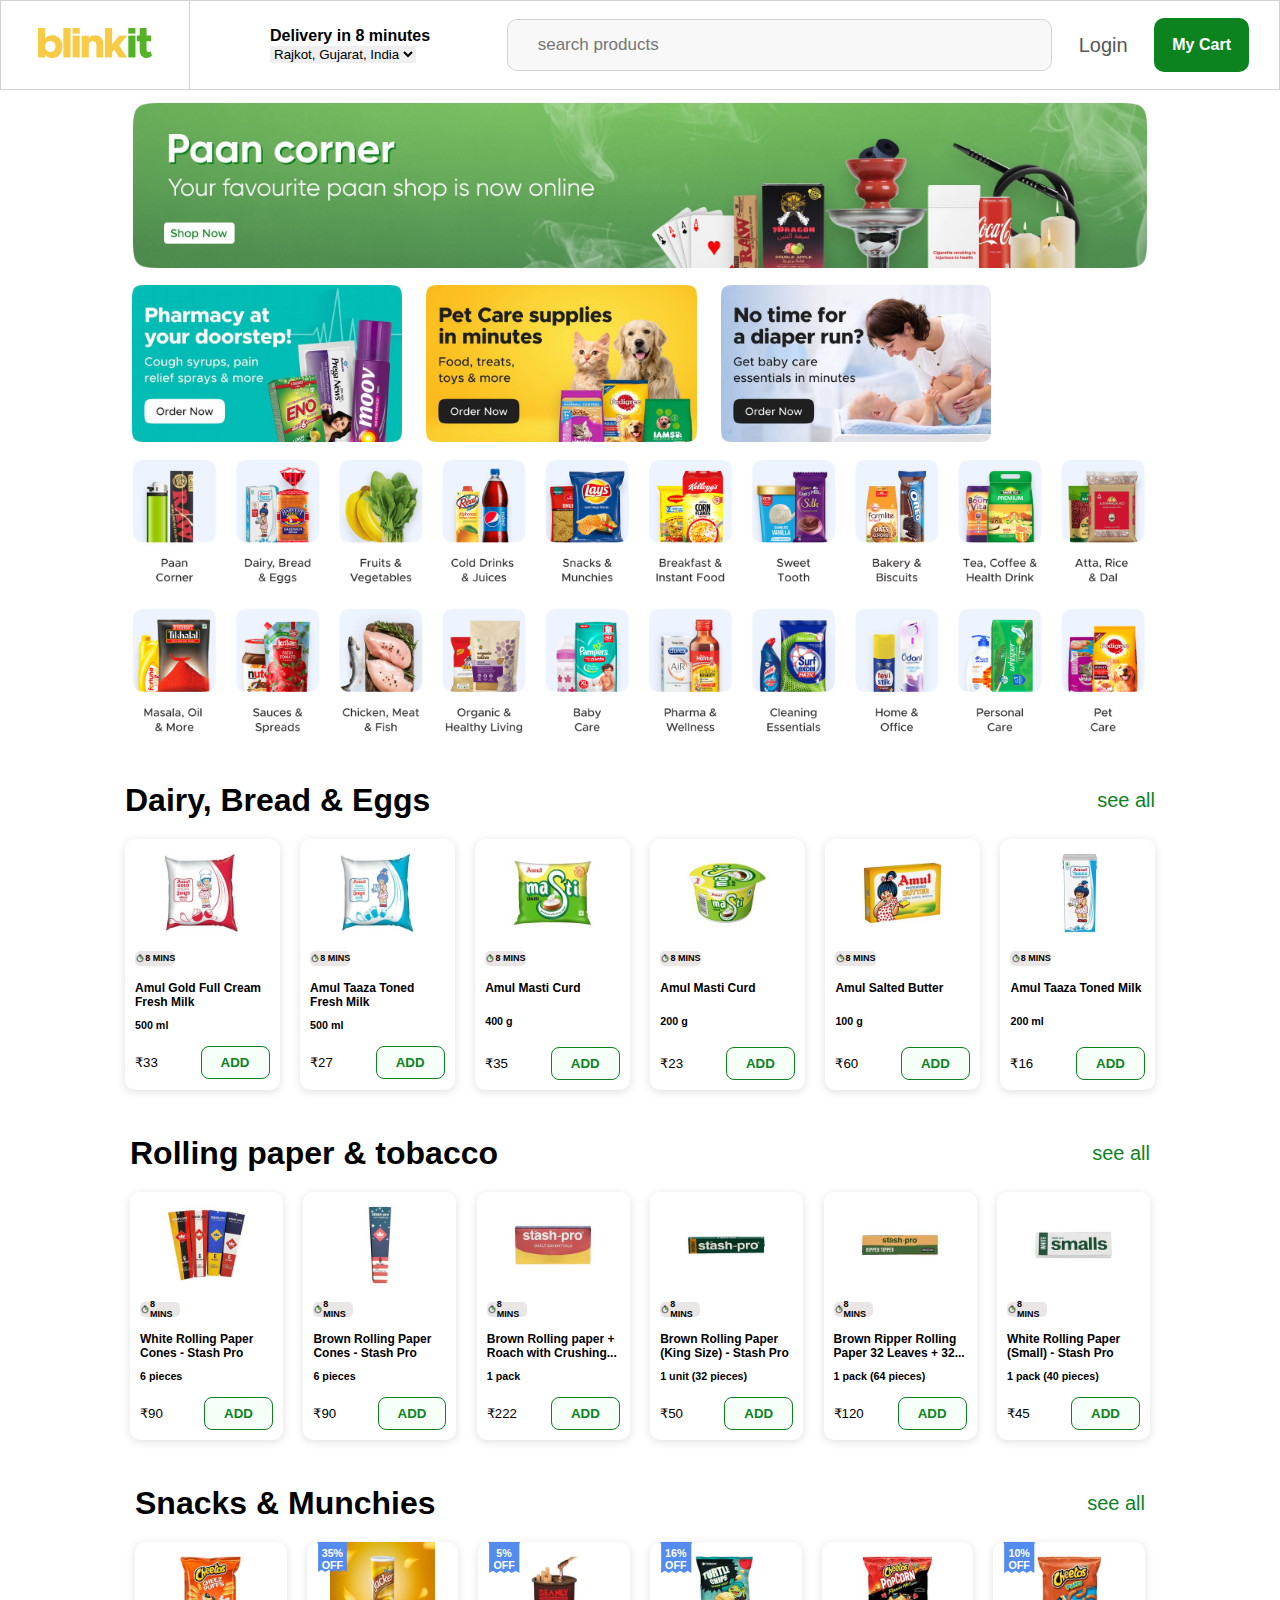
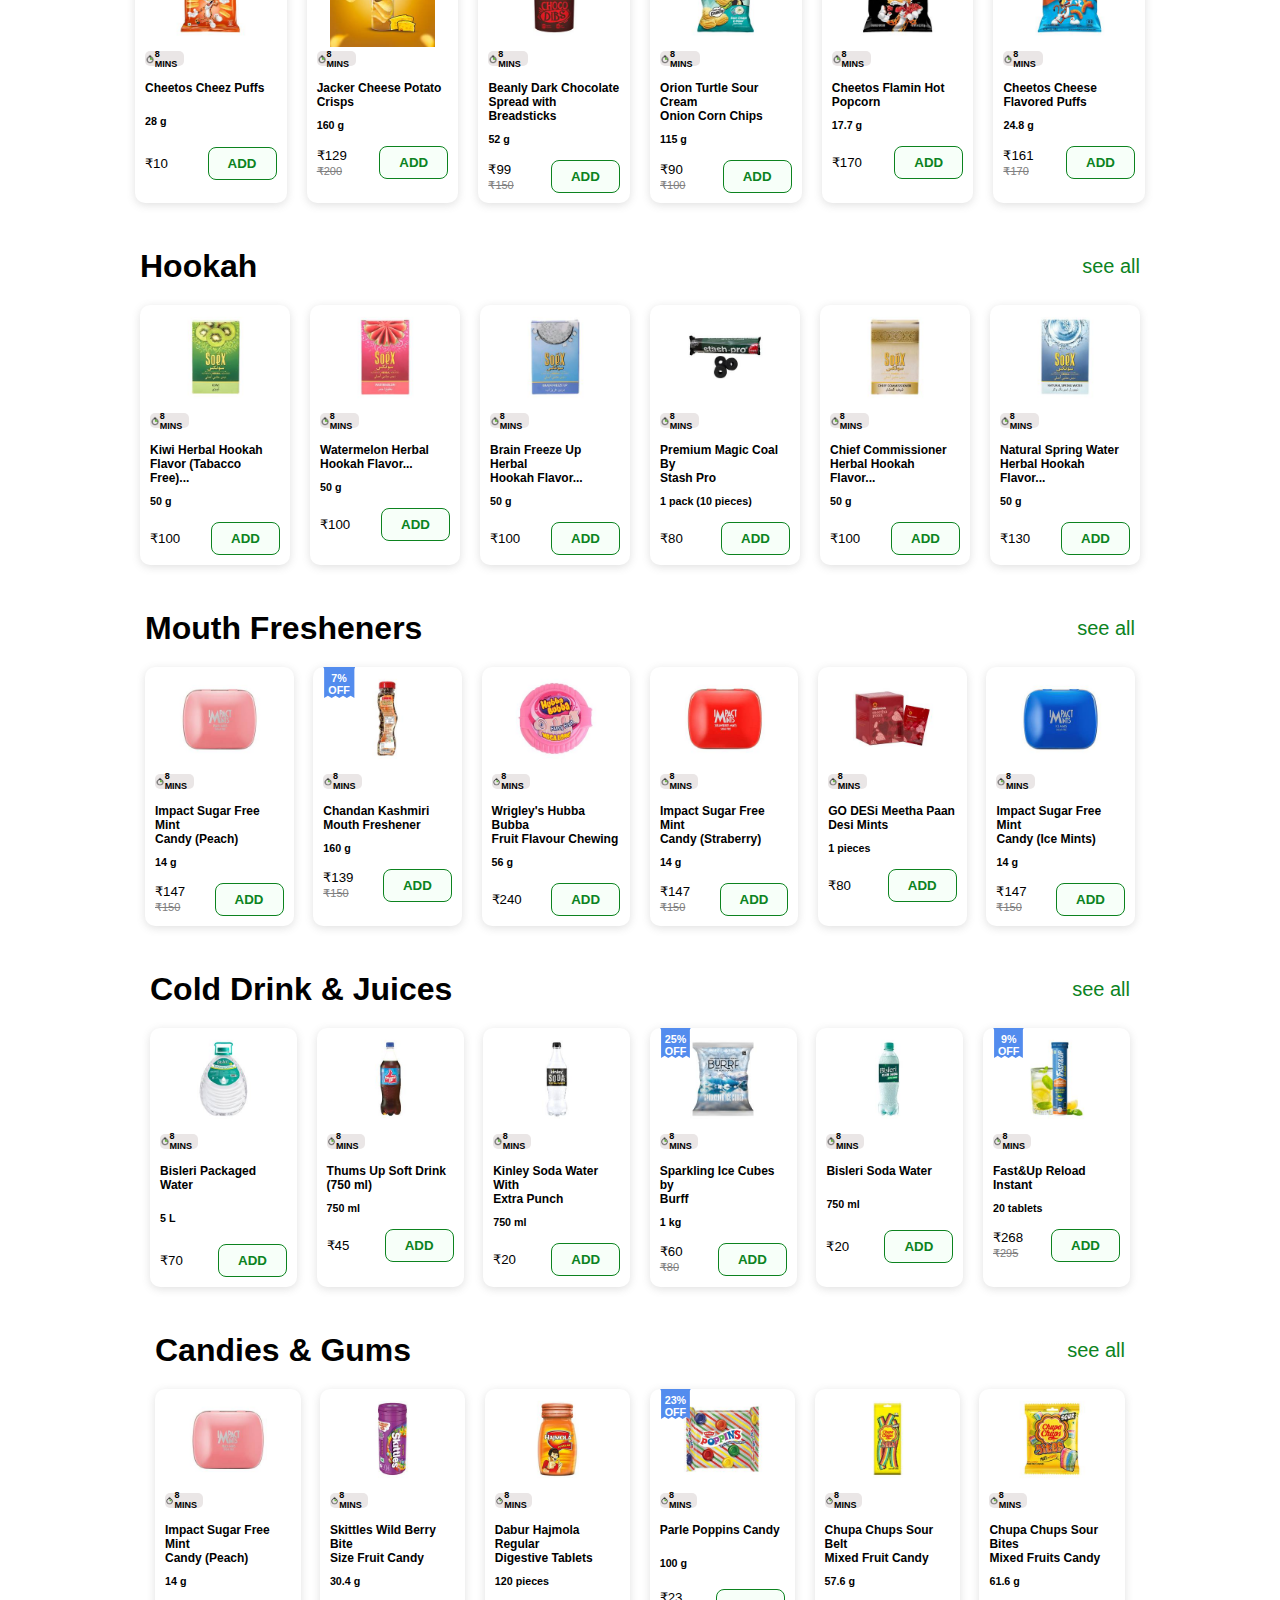
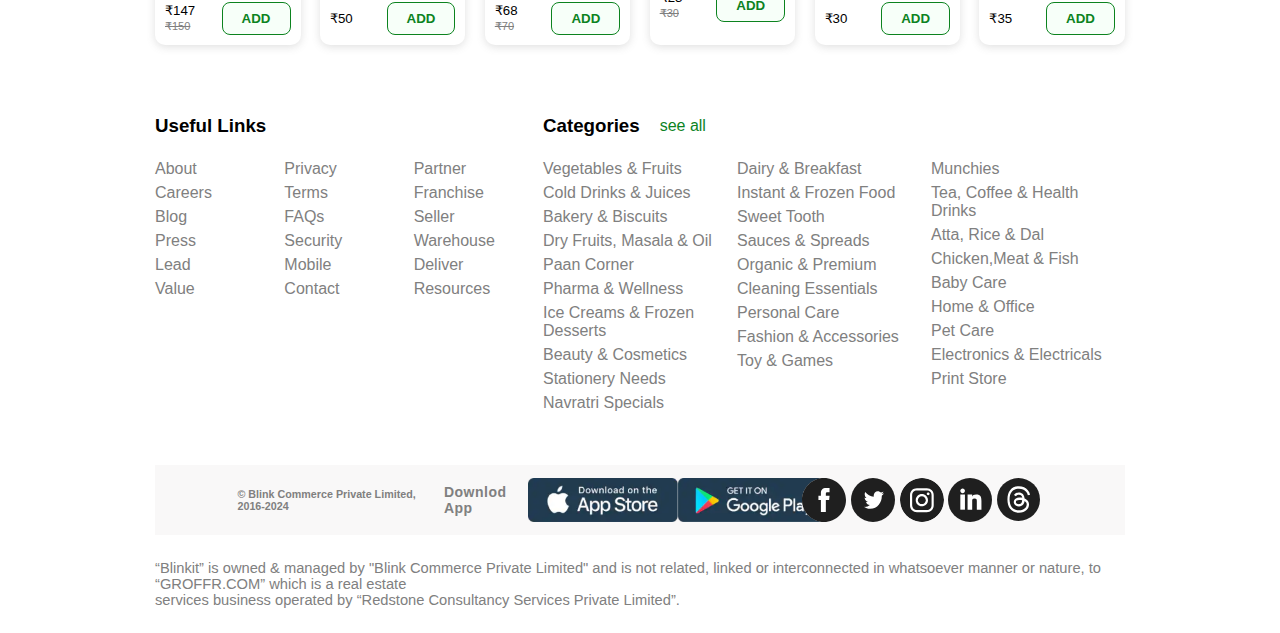
<file: Blinkit/index.html>
<!DOCTYPE html>
<html lang="en">
<head>
    <meta charset="UTF-8">
    <meta name="viewport" content="width=device-width, initial-scale=1.0">
    <title>Everything delivered in minutes | Blinkit</title>
    <!--css-->
    <link rel="stylesheet" href="./style.css">
    <!--css-->

    <!--media query-->
    <link rel="stylesheet" href="./md.css">
    <!--media query-->
    
    <!--icon-->
    <link rel="shortcut icon" href="./img/icon.png" type="image/x-icon">
    <!--icon-->

    <!--font awesome-->
    <link rel="stylesheet" href="https://cdnjs.cloudflare.com/ajax/libs/font-awesome/6.7.1/css/all.min.css" integrity="sha512-5Hs3dF2AEPkpNAR7UiOHba+lRSJNeM2ECkwxUIxC1Q/FLycGTbNapWXB4tP889k5T5Ju8fs4b1P5z/iB4nMfSQ==" crossorigin="anonymous" referrerpolicy="no-referrer" />
    <!--font awesome-->
</head>
<body>
    <!--nav-->
    <div id="nav">
        <div class="logo">
            <img src="./img/blikit.svg" alt="">
        </div>
        <div class="right">
            <div class="dropdown">
                <h4>Delivery in 8 minutes</h4>
                <select name="" id="">
                    <option value="">Rajkot, Gujarat, India</option>
                    <i class="fa-solid fa-caret-down" style="color: #000000;"></i>
                </select>
            </div>
            
            <div class="search">
                <i class="fa-solid fa-magnifying-glass" style="color: #000000;"></i>
                <input type="search" placeholder="search products">
            </div>
            <div class="login">
                <a href="#">Login</a>
            </div>
            <div class="button">
                <i class="fa-solid fa-cart-shopping" style="color: #ffffff;"></i>
                <h4>My Cart</h4>
            </div>
        </div>
        <div class="i">
            <i class="fa-regular fa-circle-user"></i>
        </div>
    </div>
    <!--nav-->

    <section>
        <!--hero-->
        <div class="hero-1">
            <img src="./img/A.jpg" alt="">
        </div>
        <div class="hero-2">
            <img src="./img/B.jpg" alt="" class="two">
            <img src="./img/C.jpg" alt="" class="two">
            <img src="./img/D.jpg" alt="">
        </div>
        <!--hero-->

        <!--main-->
        <div class="main">
            <img src="./img/1.jpg" alt="">
            <img src="./img/2.png" alt="">
            <img src="./img/3.png" alt="">
            <img src="./img/4.png" alt="">
            <img src="./img/5.png" alt="">
            <img src="./img/6.png" alt="">
            <img src="./img/7.png" alt="">
            <img src="./img/8.png" alt="">
            <img src="./img/9.png" alt="">
            <img src="./img/10.png" alt="">
        </div>
        <div class="main">
            <img src="./img/11.png" alt="">
            <img src="./img/12.png" alt="">
            <img src="./img/13.png" alt="">
            <img src="./img/14.png" alt="">
            <img src="./img/15.png" alt="">
            <img src="./img/16.png" alt="">
            <img src="./img/17.png" alt="">
            <img src="./img/18.png" alt="">
            <img src="./img/19.png" alt="">
            <img src="./img/20.png" alt="">
        </div>
        <!--main-->

        <!--main-1-->
        <div class="main-1">
            <div class="text">
                <h1>Dairy, Bread & Eggs</h1>
                <button>see all</button>
            </div>
        <div class="line">
            <div class="box">
                <div class="img">
                   <img src="./img/21.jpg" alt="">
                </div>
                <div class="mins">
                    <img src="./img/15 mins.png" alt="">
                    <h6>8 MINS</h6>
                </div>
                <div class="sen">
                    <h5>Amul Gold Full Cream <br> Fresh Milk</h5>
                    <h6>500 ml</h6>
                </div>
                <div class="col">
                    <h5>₹33</h5>
                    <button>ADD</button>
                </div>
            </div>
            
            <div class="box">
                <div class="img">
                   <img src="./img/22.jpg" alt="">
                </div>
                <div class="mins">
                    <img src="./img/15 mins.png" alt="">
                    <h6>8 MINS</h6>
                </div>
                <div class="sen">
                    <h5>Amul Taaza Toned <br> Fresh Milk</h5>
                    <h6>500 ml</h6>
                </div>
                <div class="col">
                    <h5>₹27</h5>
                    <button>ADD</button>
                </div>
            </div>

            <div class="box">
                <div class="img">
                   <img src="./img/23.jpg" alt="">
                </div>
                <div class="mins">
                    <img src="./img/15 mins.png" alt="">
                    <h6>8 MINS</h6>
                </div>
                <div class="sen">
                    <h5>Amul Masti Curd</h5>
                    <h6 class="h6">400 g</h6>
                </div>
                <div class="col">
                    <h5>₹35</h5>
                    <button>ADD</button>
                </div>
            </div>

            <div class="box">
                <div class="img">
                   <img src="./img/24.jpg" alt="">
                </div>
                <div class="mins">
                    <img src="./img/15 mins.png" alt="">
                    <h6>8 MINS</h6>
                </div>
                <div class="sen">
                    <h5>Amul Masti Curd</h5>
                    <h6 class="h6">200 g</h6>
                </div>
                <div class="col">
                    <h5>₹23</h5>
                    <button>ADD</button>
                </div>
            </div>

            <div class="box">
                <div class="img">
                   <img src="./img/25.jpg" alt="">
                </div>
                <div class="mins">
                    <img src="./img/15 mins.png" alt="">
                    <h6>8 MINS</h6>
                </div>
                <div class="sen">
                    <h5>Amul Salted Butter</h5>
                    <h6 class="h6">100 g</h6>
                </div>
                <div class="col">
                    <h5>₹60</h5>
                    <button>ADD</button>
                </div>
            </div>

            <div class="box">
                <div class="img">
                   <img src="./img/26.jpg" alt="">
                </div>
                <div class="mins">
                    <img src="./img/15 mins.png" alt="">
                    <h6>8 MINS</h6>
                </div>
                <div class="sen">
                    <h5>Amul Taaza Toned Milk</h5>
                    <h6 class="h6">200 ml</h6>
                </div>
                <div class="col">
                    <h5>₹16</h5>
                    <button>ADD</button>
                </div>
            </div>
        </div>
        

        <div class="main-1">
            <div class="text">
                <h1>Rolling paper & tobacco</h1>
                <button>see all</button>
            </div>
        <div class="line">
            <div class="box">
                <div class="img">
                   <img src="./img/28.jpg" alt="">
                </div>
                <div class="mins">
                    <img src="./img/15 mins.png" alt="">
                    <h6>8 MINS</h6>
                </div>
                <div class="sen">
                    <h5>White Rolling Paper <br> Cones - Stash Pro</h5>
                    <h6>6 pieces</h6>
                </div>
                <div class="col">
                    <h5>₹90</h5>
                    <button>ADD</button>
                </div>
            </div>
            
            <div class="box">
                <div class="img">
                   <img src="./img/29.jpg" alt="">
                </div>
                <div class="mins">
                    <img src="./img/15 mins.png" alt="">
                    <h6>8 MINS</h6>
                </div>
                <div class="sen">
                    <h5>Brown Rolling Paper <br> Cones - Stash Pro</h5>
                    <h6>6 pieces</h6>
                </div>
                <div class="col">
                    <h5>₹90</h5>
                    <button>ADD</button>
                </div>
            </div>

            <div class="box">
                <div class="img">
                   <img src="./img/30.jpg" alt="">
                </div>
                <div class="mins">
                    <img src="./img/15 mins.png" alt="">
                    <h6>8 MINS</h6>
                </div>
                <div class="sen">
                    <h5>Brown Rolling paper + <br> Roach with Crushing...</h5>
                    <h6>1 pack</h6>
                </div>
                <div class="col">
                    <h5>₹222</h5>
                    <button>ADD</button>
                </div>
            </div>

            <div class="box">
                <div class="img">
                   <img src="./img/31.jpg" alt="">
                </div>
                <div class="mins">
                    <img src="./img/15 mins.png" alt="">
                    <h6>8 MINS</h6>
                </div>
                <div class="sen">
                    <h5>Brown Rolling Paper <br> (King Size) - Stash Pro</h5>
                    <h6>1 unit (32 pieces)</h6>
                </div>
                <div class="col">
                    <h5>₹50</h5>
                    <button>ADD</button>
                </div>
            </div>

            <div class="box">
                <div class="img">
                   <img src="./img/32.jpg" alt="">
                </div>
                <div class="mins">
                    <img src="./img/15 mins.png" alt="">
                    <h6>8 MINS</h6>
                </div>
                <div class="sen">
                    <h5>Brown Ripper Rolling <br> Paper 32 Leaves + 32...</h5>
                    <h6>1 pack (64 pieces)</h6>
                </div>
                <div class="col">
                    <h5>₹120</h5>
                    <button>ADD</button>
                </div>
            </div>

            <div class="box">
                <div class="img">
                   <img src="./img/33.jpg" alt="">
                </div>
                <div class="mins">
                    <img src="./img/15 mins.png" alt="">
                    <h6>8 MINS</h6>
                </div>
                <div class="sen">
                    <h5>White Rolling Paper <br> (Small) - Stash Pro</h5>
                    <h6>1 pack (40 pieces)</h6>
                </div>
                <div class="col">
                    <h5>₹45</h5>
                    <button>ADD</button>
                </div>
            </div>
        </div>

        
        <div class="main-1">
            <div class="text">
                <h1>Snacks & Munchies</h1>
                <button>see all</button>
            </div>
        <div class="line">
            <div class="box">
                <div class="img">
                   <img src="./img/34.jpg" alt="">
                </div>
                <div class="mins">
                    <img src="./img/15 mins.png" alt="">
                    <h6>8 MINS</h6>
                </div>
                <div class="sen">
                    <h5>Cheetos Cheez Puffs</h5>
                    <h6 class="h6">28 g</h6>
                </div>
                <div class="col">
                    <h5>₹10</h5>
                    <button>ADD</button>
                </div>
            </div>
            
            <div class="box">
                <div class="offer">
                    <h6>35% <br> OFF</h6>
                </div>
                <div class="img">
                   <img src="./img/35.jpg" alt="">
                </div>
                <div class="mins">
                    <img src="./img/15 mins.png" alt="">
                    <h6>8 MINS</h6>
                </div>
                <div class="sen">
                    <h5>Jacker Cheese Potato <br> Crisps</h5>
                    <h6>160 g</h6>
                </div>
                <div class="col">
                    <h5>₹129 <br> <s>₹200</s> </h5>
                    <button>ADD</button>
                </div>
            </div>

            <div class="box">
                <div class="offer">
                    <h6>5% <br> OFF</h6>
                </div>
                <div class="img">
                   <img src="./img/36.jpg" alt="">
                </div>
                <div class="mins">
                    <img src="./img/15 mins.png" alt="">
                    <h6>8 MINS</h6>
                </div>
                <div class="sen">
                    <h5>Beanly Dark Chocolate <br> Spread with Breadsticks</h5>
                    <h6>52 g</h6>
                </div>
                <div class="col">
                    <h5>₹99 <br> <s>₹150</s> </h5>
                    <button>ADD</button>
                </div>
            </div>

            <div class="box">
                <div class="offer">
                    <h6>16% <br> OFF</h6>
                </div>
                <div class="img">
                   <img src="./img/37.jpg" alt="">
                </div>
                <div class="mins">
                    <img src="./img/15 mins.png" alt="">
                    <h6>8 MINS</h6>
                </div>
                <div class="sen">
                    <h5>Orion Turtle Sour Cream <br> Onion Corn Chips</h5>
                    <h6>115 g</h6>
                </div>
                <div class="col">
                    <h5>₹90 <br> <s>₹100</s> </h5>
                    <button>ADD</button>
                </div>
            </div>

            <div class="box">
                <div class="img">
                   <img src="./img/38.jpg" alt="">
                </div>
                <div class="mins">
                    <img src="./img/15 mins.png" alt="">
                    <h6>8 MINS</h6>
                </div>
                <div class="sen">
                    <h5>Cheetos Flamin Hot <br> Popcorn</h5>
                    <h6>17.7 g</h6>
                </div>
                <div class="col">
                    <h5>₹170</h5>
                    <button>ADD</button>
                </div>
            </div>

            <div class="box">
                <div class="offer">
                    <h6>10% <br> OFF</h6>
                </div>
                <div class="img">
                   <img src="./img/39.jpg" alt="">
                </div>
                <div class="mins">
                    <img src="./img/15 mins.png" alt="">
                    <h6>8 MINS</h6>
                </div>
                <div class="sen">
                    <h5>Cheetos Cheese <br> Flavored Puffs</h5>
                    <h6>24.8 g</h6>
                </div>
                <div class="col">
                    <h5>₹161 <br> <s>₹170</s> </h5>
                    <button>ADD</button>
                </div>
            </div>
        </div>


        <div class="main-1">
            <div class="text">
                <h1>Hookah</h1>
                <button>see all</button>
            </div>
        <div class="line">
            <div class="box">
                <div class="img">
                   <img src="./img/40.jpg" alt="">
                </div>
                <div class="mins">
                    <img src="./img/15 mins.png" alt="">
                    <h6>8 MINS</h6>
                </div>
                <div class="sen">
                    <h5>Kiwi Herbal Hookah <br> Flavor (Tabacco Free)...</h5>
                    <h6>50 g</h6>
                </div>
                <div class="col">
                    <h5>₹100</h5>
                    <button>ADD</button>
                </div>
            </div>
            
            <div class="box">
                <div class="img">
                   <img src="./img/41.jpg" alt="">
                </div>
                <div class="mins">
                    <img src="./img/15 mins.png" alt="">
                    <h6>8 MINS</h6>
                </div>
                <div class="sen">
                    <h5>Watermelon Herbal <br> Hookah Flavor...</h5>
                    <h6>50 g</h6>
                </div>
                <div class="col">
                    <h5>₹100</h5>
                    <button>ADD</button>
                </div>
            </div>

            <div class="box">
                <div class="img">
                   <img src="./img/42.jpg" alt="">
                </div>
                <div class="mins">
                    <img src="./img/15 mins.png" alt="">
                    <h6>8 MINS</h6>
                </div>
                <div class="sen">
                    <h5>Brain Freeze Up Herbal<br> Hookah Flavor...</h5>
                    <h6>50 g</h6>
                </div>
                <div class="col">
                    <h5>₹100</h5>
                    <button>ADD</button>
                </div>
            </div>

            <div class="box">
                <div class="img">
                   <img src="./img/43.jpg" alt="">
                </div>
                <div class="mins">
                    <img src="./img/15 mins.png" alt="">
                    <h6>8 MINS</h6>
                </div>
                <div class="sen">
                    <h5>Premium Magic Coal By <br> Stash Pro</h5>
                    <h6>1 pack (10 pieces)</h6>
                </div>
                <div class="col">
                    <h5>₹80</h5>
                    <button>ADD</button>
                </div>
            </div>

            <div class="box">
                <div class="img">
                   <img src="./img/44.jpg" alt="">
                </div>
                <div class="mins">
                    <img src="./img/15 mins.png" alt="">
                    <h6>8 MINS</h6>
                </div>
                <div class="sen">
                    <h5>Chief Commissioner <br> Herbal Hookah Flavor...</h5>
                    <h6>50 g</h6>
                </div>
                <div class="col">
                    <h5>₹100</h5>
                    <button>ADD</button>
                </div>
            </div>

            <div class="box">
                <div class="img">
                   <img src="./img/45.jpg" alt="">
                </div>
                <div class="mins">
                    <img src="./img/15 mins.png" alt="">
                    <h6>8 MINS</h6>
                </div>
                <div class="sen">
                    <h5>Natural Spring Water <br> Herbal Hookah Flavor...</h5>
                    <h6>50 g</h6>
                </div>
                <div class="col">
                    <h5>₹130</h5>
                    <button>ADD</button>
                </div>
            </div>
        </div>

        
        <div class="main-1">
            <div class="text">
                <h1>Mouth Fresheners</h1>
                <button>see all</button>
            </div>
        <div class="line">
            <div class="box">
                <div class="img">
                   <img src="./img/46.jpg" alt="">
                </div>
                <div class="mins">
                    <img src="./img/15 mins.png" alt="">
                    <h6>8 MINS</h6>
                </div>
                <div class="sen">
                    <h5>Impact Sugar Free Mint <br> Candy (Peach)</h5>
                    <h6>14 g</h6>
                </div>
                <div class="col">
                    <h5>₹147 <br> <s>₹150</s> </h5>
                    <button>ADD</button>
                </div>
            </div>
            
            <div class="box">
                <div class="offer">
                    <h6>7% <br> OFF</h6>
                </div>
                <div class="img">
                   <img src="./img/47.jpg" alt="">
                </div>
                <div class="mins">
                    <img src="./img/15 mins.png" alt="">
                    <h6>8 MINS</h6>
                </div>
                <div class="sen">
                    <h5>Chandan Kashmiri <br> Mouth Freshener</h5>
                    <h6>160 g</h6>
                </div>
                <div class="col">
                    <h5>₹139 <br> <s>₹150</s> </h5>
                    <button>ADD</button>
                </div>
            </div>

            <div class="box">
                <div class="img">
                   <img src="./img/48.jpg" alt="">
                </div>
                <div class="mins">
                    <img src="./img/15 mins.png" alt="">
                    <h6>8 MINS</h6>
                </div>
                <div class="sen">
                    <h5>Wrigley's Hubba Bubba <br> Fruit Flavour Chewing</h5>
                    <h6>56 g</h6>
                </div>
                <div class="col">
                    <h5>₹240</h5>
                    <button>ADD</button>
                </div>
            </div>

            <div class="box">
                <div class="img">
                   <img src="./img/49.jpg" alt="">
                </div>
                <div class="mins">
                    <img src="./img/15 mins.png" alt="">
                    <h6>8 MINS</h6>
                </div>
                <div class="sen">
                    <h5>Impact Sugar Free Mint <br> Candy (Straberry)</h5>
                    <h6>14 g</h6>
                </div>
                <div class="col">
                    <h5>₹147 <br> <s>₹150</s> </h5>
                    <button>ADD</button>
                </div>
            </div>

            <div class="box">
                <div class="img">
                   <img src="./img/50.jpg" alt="">
                </div>
                <div class="mins">
                    <img src="./img/15 mins.png" alt="">
                    <h6>8 MINS</h6>
                </div>
                <div class="sen">
                    <h5>GO DESi Meetha Paan <br> Desi Mints</h5>
                    <h6>1 pieces</h6>
                </div>
                <div class="col">
                    <h5>₹80</h5>
                    <button>ADD</button>
                </div>
            </div>

            <div class="box">
                <div class="img">
                   <img src="./img/51.jpg" alt="">
                </div>
                <div class="mins">
                    <img src="./img/15 mins.png" alt="">
                    <h6>8 MINS</h6>
                </div>
                <div class="sen">
                    <h5>Impact Sugar Free Mint <br> Candy (Ice Mints)</h5>
                    <h6>14 g</h6>
                </div>
                <div class="col">
                    <h5>₹147 <br> <s>₹150</s> </h5>
                    <button>ADD</button>
                </div>
            </div>
        </div>

        <div class="main-1">
            <div class="text">
                <h1>Cold Drink & Juices</h1>
                <button>see all</button>
            </div>
        <div class="line">
            <div class="box">
                <div class="img">
                   <img src="./img/52.jpg" alt="">
                </div>
                <div class="mins">
                    <img src="./img/15 mins.png" alt="">
                    <h6>8 MINS</h6>
                </div>
                <div class="sen">
                    <h5>Bisleri Packaged Water</h5>
                    <h6 class="h6">5 L</h6>
                </div>
                <div class="col">
                    <h5>₹70</h5>
                    <button>ADD</button>
                </div>
            </div>
            
            <div class="box">
                <div class="img">
                   <img src="./img/53.jpg" alt="">
                </div>
                <div class="mins">
                    <img src="./img/15 mins.png" alt="">
                    <h6>8 MINS</h6>
                </div>
                <div class="sen">
                    <h5>Thums Up Soft Drink <br> (750 ml)</h5>
                    <h6>750 ml</h6>
                </div>
                <div class="col">
                    <h5>₹45</h5>
                    <button>ADD</button>
                </div>
            </div>

            <div class="box">
                <div class="img">
                   <img src="./img/54.jpg" alt="">
                </div>
                <div class="mins">
                    <img src="./img/15 mins.png" alt="">
                    <h6>8 MINS</h6>
                </div>
                <div class="sen">
                    <h5>Kinley Soda Water With<br> Extra Punch</h5>
                    <h6>750 ml</h6>
                </div>
                <div class="col">
                    <h5>₹20</h5>
                    <button>ADD</button>
                </div>
            </div>

            <div class="box">
                <div class="offer">
                    <h6>25% <br> OFF</h6>
                </div>
                <div class="img">
                   <img src="./img/55.jpg" alt="">
                </div>
                <div class="mins">
                    <img src="./img/15 mins.png" alt="">
                    <h6>8 MINS</h6>
                </div>
                <div class="sen">
                    <h5>Sparkling Ice Cubes by <br> Burff</h5>
                    <h6>1 kg</h6>
                </div>
                <div class="col">
                    <h5>₹60 <br> <s>₹80</s> </h5>
                    <button>ADD</button>
                </div>
            </div>

            <div class="box">
                <div class="img">
                   <img src="./img/56.jpg" alt="">
                </div>
                <div class="mins">
                    <img src="./img/15 mins.png" alt="">
                    <h6>8 MINS</h6>
                </div>
                <div class="sen">
                    <h5>Bisleri Soda Water</h5>
                    <h6 class="h6">750 ml</h6>
                </div>
                <div class="col">
                    <h5>₹20</h5>
                    <button>ADD</button>
                </div>
            </div>

            <div class="box">
                <div class="offer">
                    <h6>9% <br> OFF</h6>
                </div>
                <div class="img">
                   <img src="./img/57.jpg" alt="">
                </div>
                <div class="mins">
                    <img src="./img/15 mins.png" alt="">
                    <h6>8 MINS</h6>
                </div>
                <div class="sen">
                    <h5>Fast&Up Reload Instant</h5>
                    <h6>20 tablets</h6>
                </div>
                <div class="col">
                    <h5>₹268 <br> <s>₹295</s> </h5>
                    <button>ADD</button>
                </div>
            </div>
        </div>

        
        <div class="main-1">
            <div class="text">
                <h1>Candies & Gums</h1>
                <button>see all</button>
            </div>
        <div class="line">
            <div class="box">
                <div class="img">
                   <img src="./img/46.jpg" alt="">
                </div>
                <div class="mins">
                    <img src="./img/15 mins.png" alt="">
                    <h6>8 MINS</h6>
                </div>
                <div class="sen">
                    <h5>Impact Sugar Free Mint <br> Candy (Peach)</h5>
                    <h6>14 g</h6>
                </div>
                <div class="col">
                    <h5>₹147 <br> <s>₹150</s> </h5>
                    <button>ADD</button>
                </div>
            </div>
            
            <div class="box">
                <div class="img">
                   <img src="./img/58.jpg" alt="">
                </div>
                <div class="mins">
                    <img src="./img/15 mins.png" alt="">
                    <h6>8 MINS</h6>
                </div>
                <div class="sen">
                    <h5>Skittles Wild Berry Bite <br> Size Fruit Candy</h5>
                    <h6>30.4 g</h6>
                </div>
                <div class="col">
                    <h5>₹50</h5>
                    <button>ADD</button>
                </div>
            </div>

            <div class="box">
                <div class="img">
                   <img src="./img/59.jpg" alt="">
                </div>
                <div class="mins">
                    <img src="./img/15 mins.png" alt="">
                    <h6>8 MINS</h6>
                </div>
                <div class="sen">
                    <h5>Dabur Hajmola Regular <br> Digestive Tablets</h5>
                    <h6>120 pieces</h6>
                </div>
                <div class="col">
                    <h5>₹68 <br> <s>₹70</s></h5>
                    <button>ADD</button>
                </div>
            </div>

            <div class="box">                
                <div class="offer">
                    <h6>23% <br> OFF</h6>
                </div>
                <div class="img">
                   <img src="./img/60.jpg" alt="">
                </div>
                <div class="mins">
                    <img src="./img/15 mins.png" alt="">
                    <h6>8 MINS</h6>
                </div>
                <div class="sen">
                    <h5>Parle Poppins Candy</h5>
                    <h6 class="h6">100 g</h6>
                </div>
                <div class="col">
                    <h5>₹23 <br> <s>₹30</s> </h5>
                    <button>ADD</button>
                </div>
            </div>

            <div class="box">
                <div class="img">
                   <img src="./img/61.jpg" alt="">
                </div>
                <div class="mins">
                    <img src="./img/15 mins.png" alt="">
                    <h6>8 MINS</h6>
                </div>
                <div class="sen">
                    <h5>Chupa Chups Sour Belt <br> Mixed Fruit Candy</h5>
                    <h6>57.6 g</h6>
                </div>
                <div class="col">
                    <h5>₹30</h5>
                    <button>ADD</button>
                </div>
            </div>

            <div class="box">
                <div class="img">
                   <img src="./img/62.jpg" alt="">
                </div>
                <div class="mins">
                    <img src="./img/15 mins.png" alt="">
                    <h6>8 MINS</h6>
                </div>
                <div class="sen">
                    <h5>Chupa Chups Sour Bites <br> Mixed Fruits Candy</h5>
                    <h6>61.6 g</h6>
                </div>
                <div class="col">
                    <h5>₹35</h5>
                    <button>ADD</button>
                </div>
            </div>
        </div>
        <!--main-1-->

        <!--footer-->
        <div id="footer">
            <div class="footer-1">
                <div class="left">
                    <h3>Useful Links</h3>
                    <div class="a">
                    <div class="first">
                        <a href="#">About</a>
                        <a href="#">Careers</a>
                        <a href="#">Blog</a>
                        <a href="#">Press</a>
                        <a href="#">Lead</a>
                        <a href="#">Value</a>
                    </div>
                    <div class="first">
                        <a href="#">Privacy</a>
                        <a href="#">Terms</a>
                        <a href="#">FAQs</a>
                        <a href="#">Security</a>
                        <a href="#">Mobile</a>
                        <a href="#">Contact</a>
                    </div>
                    <div class="first">
                        <a href="#">Partner</a>
                        <a href="#">Franchise</a>
                        <a href="#">Seller</a>
                        <a href="#">Warehouse</a>
                        <a href="#">Deliver</a>
                        <a href="#">Resources</a>
                    </div>
                    </div>
                </div>
                <div class="end">
                    <div class="one">
                        <h3>Categories</h3>
                        <button>see all</button>
                    </div>
                    <div class="a">
                    <div class="first">
                        <a href="#">Vegetables & Fruits</a>
                        <a href="#">Cold Drinks & Juices</a>
                        <a href="#">Bakery & Biscuits</a>
                        <a href="#">Dry Fruits, Masala & Oil</a>
                        <a href="#">Paan Corner</a>
                        <a href="#">Pharma & Wellness</a>
                        <a href="#">Ice Creams & Frozen Desserts</a>
                        <a href="#">Beauty & Cosmetics</a>
                        <a href="#">Stationery Needs</a>
                        <a href="#">Navratri Specials</a>
                    </div>
                    <div class="first">
                        <a href="#">Dairy & Breakfast</a>
                        <a href="#">Instant & Frozen Food</a>
                        <a href="#">Sweet Tooth</a>
                        <a href="#">Sauces & Spreads</a>
                        <a href="#">Organic & Premium</a>
                        <a href="#">Cleaning Essentials</a>
                        <a href="#">Personal Care</a>
                        <a href="#">Fashion & Accessories</a>
                        <a href="#">Toy & Games</a>
                    </div>
                    <div class="first">
                        <a href="#">Munchies</a>
                        <a href="#">Tea, Coffee & Health Drinks</a>
                        <a href="#">Atta, Rice & Dal</a>
                        <a href="#">Chicken,Meat & Fish</a>
                        <a href="#">Baby Care</a>
                        <a href="#">Home & Office</a>
                        <a href="#">Pet Care</a>
                        <a href="#">Electronics & Electricals</a>
                        <a href="#">Print Store</a>
                    </div>
                    </div>
                </div>
            </div>
            <div class="footer-2">
                <div class="cover">
                <div class="copy">
                    <h6>© Blink Commerce Private Limited, 2016-2024</h6>
                    <h4>Downlod App</h4>
                </div>
                <div class="google">
                    <img src="./img/app store.png" alt="">
                    <img src="./img/google play.png" alt="">
                </div>
                <div class="icon">
                    <img src="./img/facebook.svg" alt="">
                    <img src="./img/twitter.svg" alt="">
                    <img src="./img/insta.svg" alt="">
                    <img src="./img/linkdin.svg" alt="">
                    <img src="./img/thred.svg" class="th">
                </div>
                </div>
            </div>
            <div class="footer-3">
             <h5>“Blinkit” is owned & managed by "Blink Commerce Private Limited" and is not related, linked or interconnected in whatsoever manner or nature, to “GROFFR.COM” which is a real estate <br> services business operated by “Redstone Consultancy Services Private Limited”.</h5>
            </div>
        </div>
        <!--footer-->
        <hr>
        <div class="footer">
            <h2>India's last minutes app - Blinkit</h2>
            <i class="fa-solid fa-plus" style="color: #666666;"></i>
        </div>
    </section>
</body>
</html>
</file>
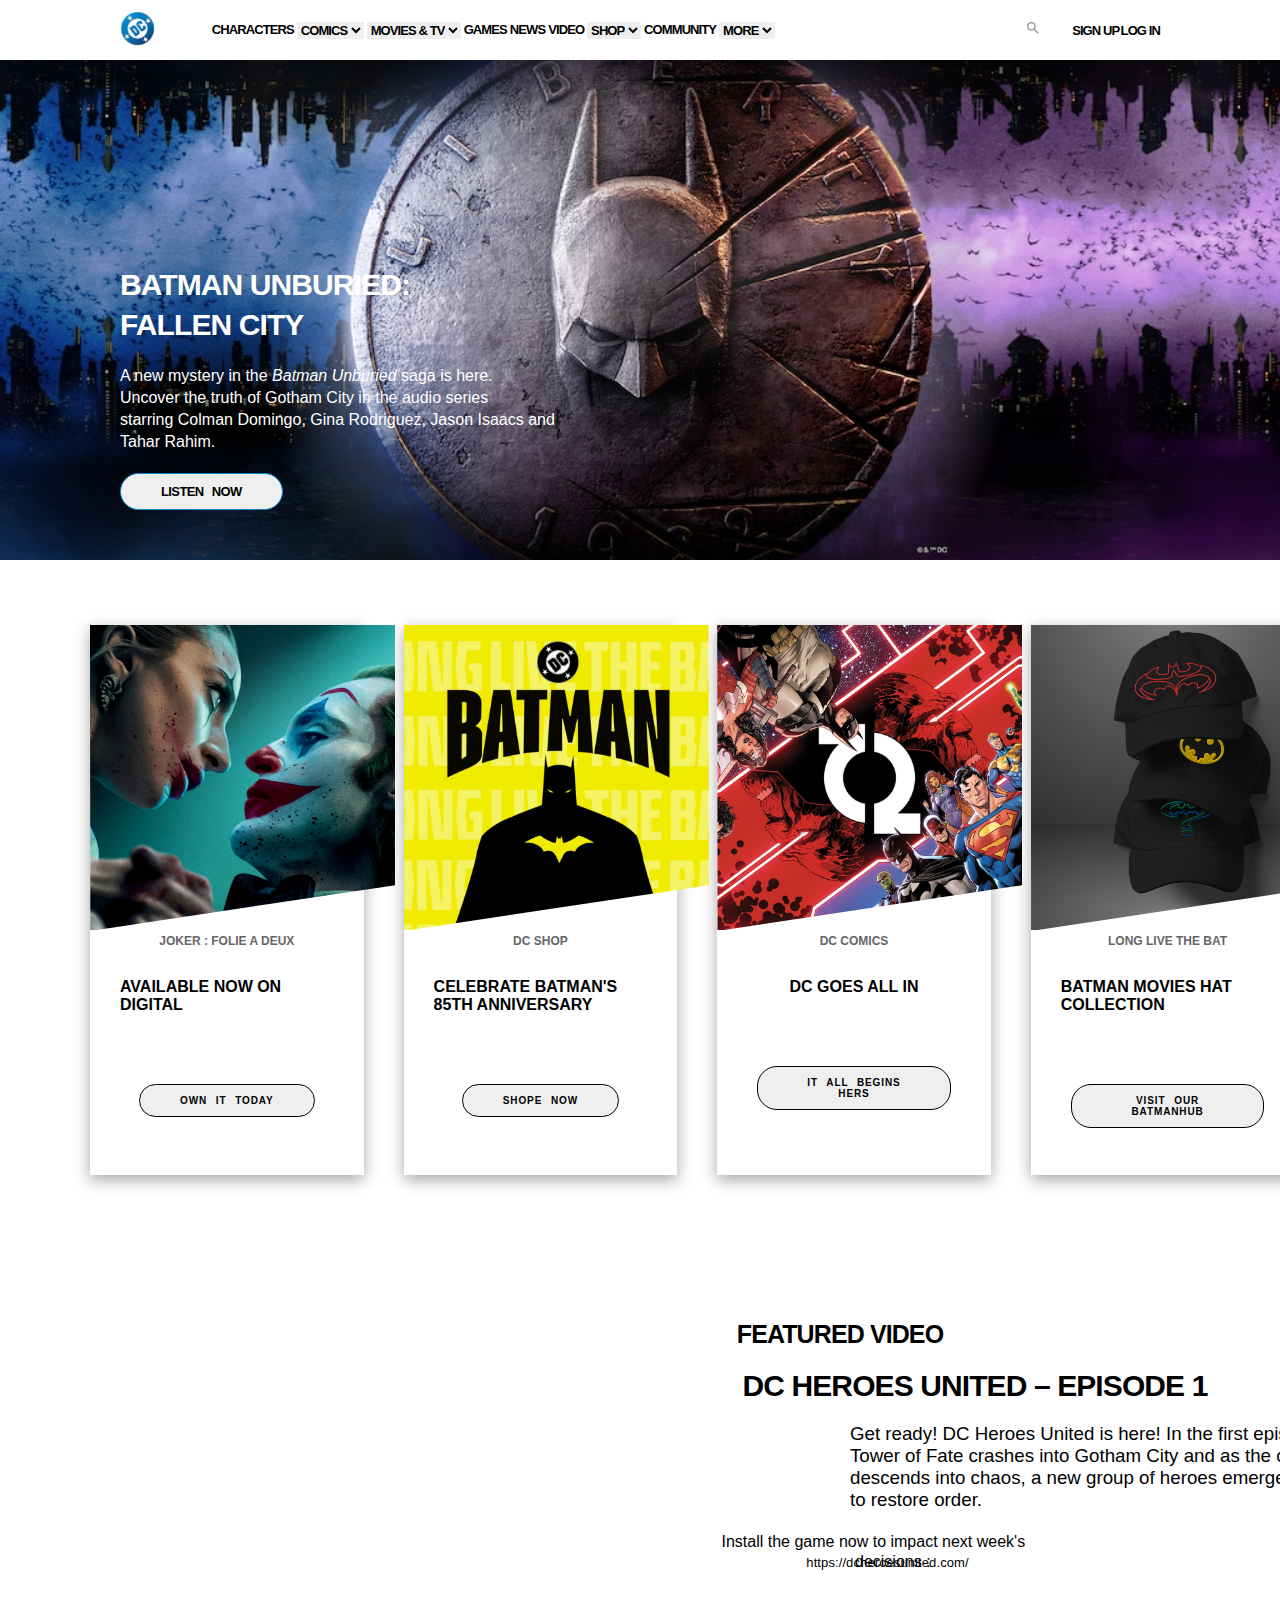
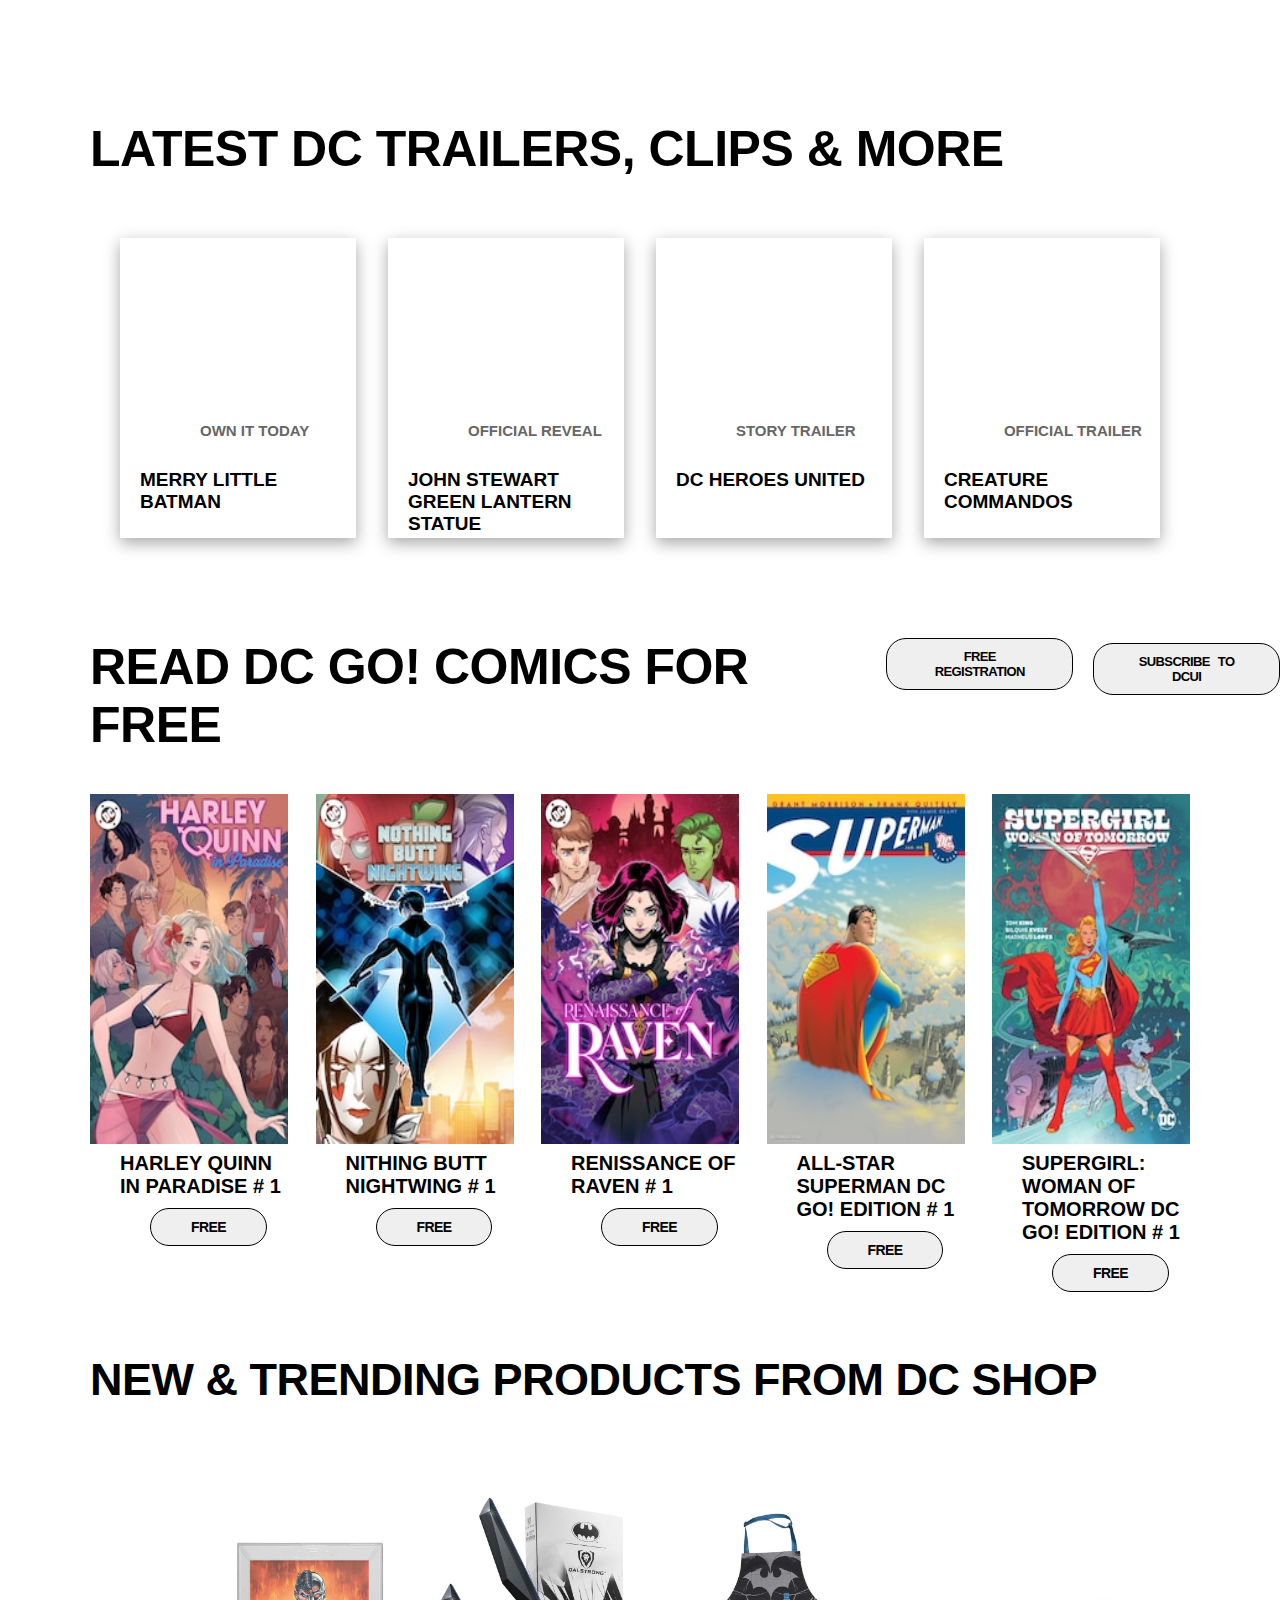
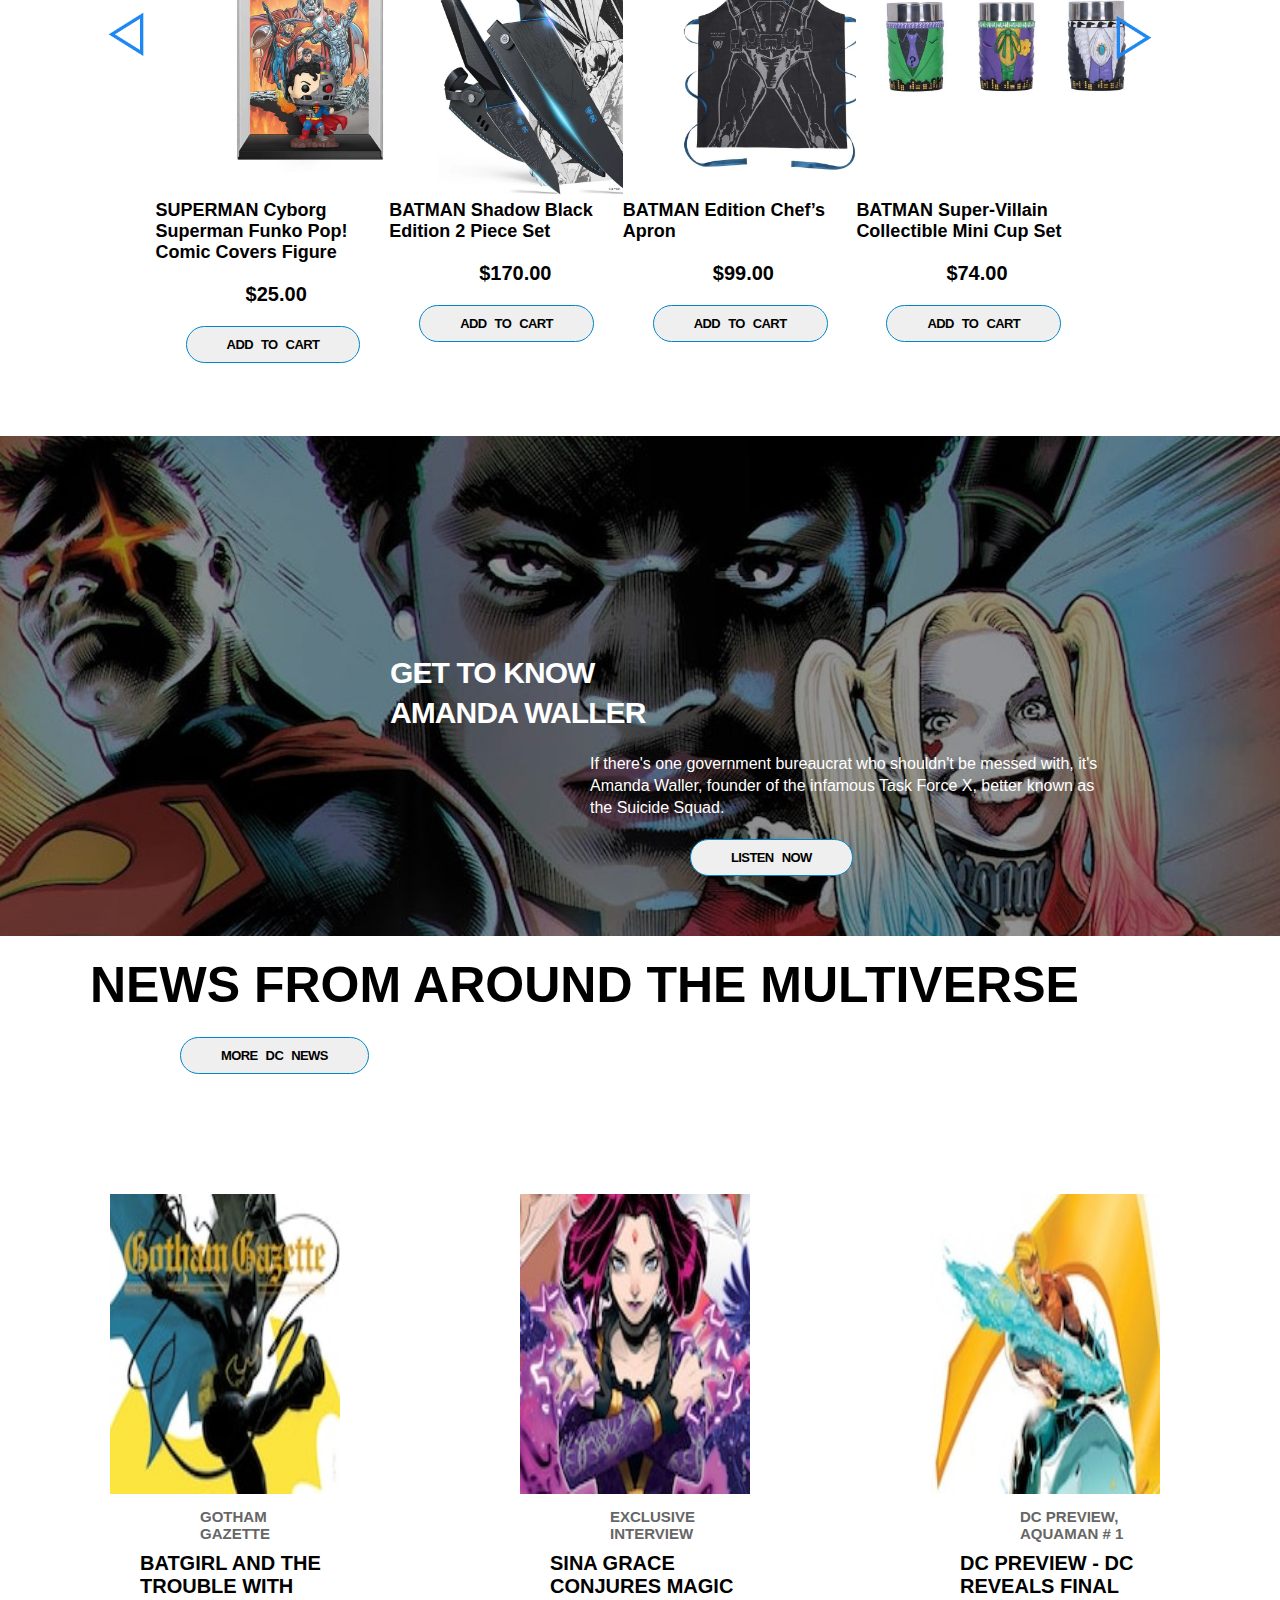
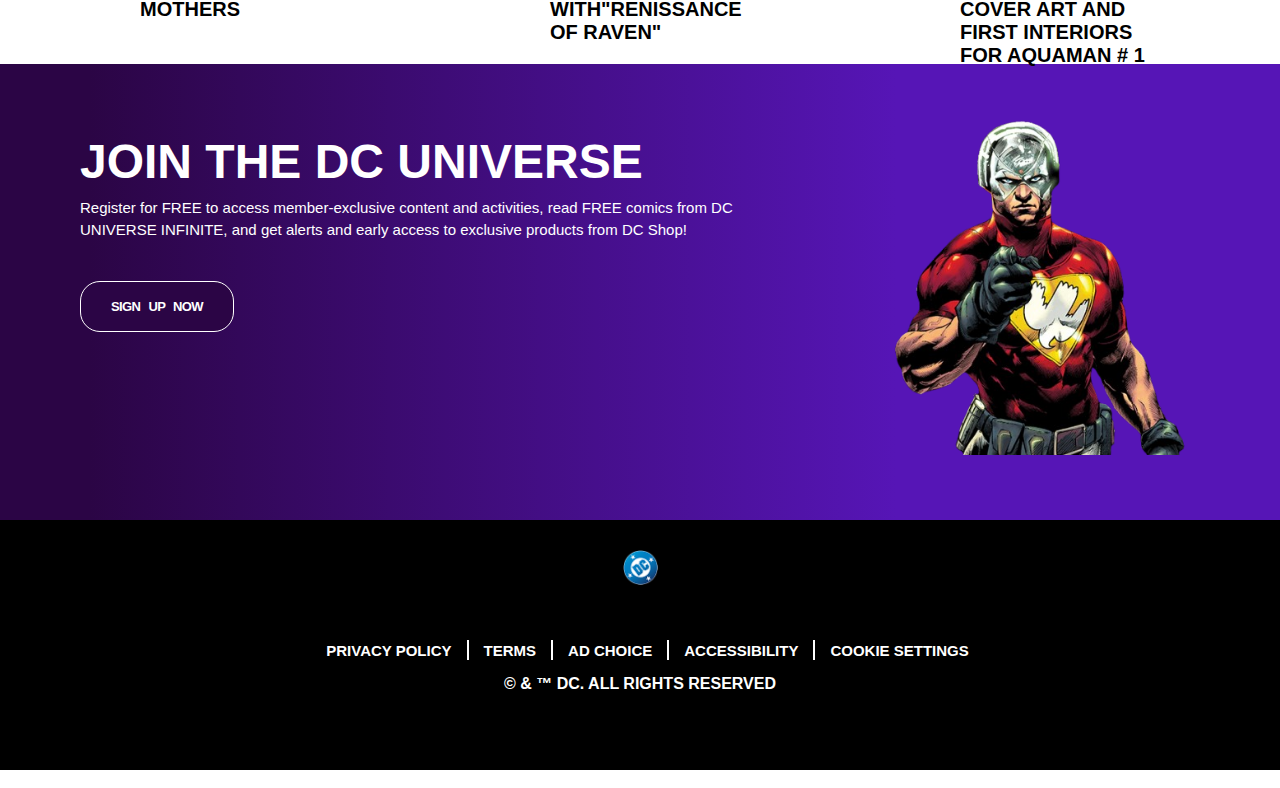
<file: dc/index.html>
<!DOCTYPE html>
<html lang="en">
<head>
    <meta charset="UTF-8">
    <meta name="viewport" content="width=device-width, initial-scale=1.0">
    <title>DC.com-The Official Home of DC</title>
    <!--css-->
    <link rel="stylesheet" href="style.css">
    <!--css-->

    <!--icon-->
    <link rel="shortcut icon" href="DC_logo-removebg-preview.png" type="image/x-icon">
    <!--icon-->

    <!--font-->
    
    <!--font-->
</head>
<body>
    <!--nav-->
    <nav>
        <div class="nav">
          <div class="right">
            <div class="logo">
                <img src="DC_logo-removebg-preview.png" alt="">
            </div>
            <div class="menu">
                <a href="#">CHARACTERS</a>
                <a href="#">
                    <Select>
                        <option value="">COMICS</option>
                    </Select>
                </a>
                <a href="#">
                    <select name="" id="">
                        <option value="">MOVIES & TV</option>
                    </select>
                </a>
                <a href="#">GAMES</a>
                <a href="#">NEWS</a>
                <a href="#">VIDEO</a>
                <a href="#">
                    <select name="" id="">
                        <option value="">SHOP</option>
                    </select>
                </a>
                <a href="#">COMMUNITY</a>
                <a href="#">
                    <select name="" id="">
                        <option value="">MORE</option>
                    </select>
                </a>
            </div>
          </div>
          <div class="left">
            <div class="search">
                <img src="search.png" alt="">
            </div>
            <div class="sign">
                 <a href="#">SIGN UP</a>
                 <a href="#">LOG IN</a>
            </div>
          </div>
        </div>
    </nav>
    <!--nav-->

    <!--hero-->
    <section class="section-wrap">
        <div class="hero">
            <div class="text">
                <h2>BATMAN UNBURIED:<br>FALLEN CITY</h2>
                <p>A new mystery in the <i>Batman Unburied </i>saga is here.<br>Uncover the truth of Gotham City in the audio series<br>starring Colman Domingo, Gina Rodriguez, Jason Isaacs and<br>Tahar Rahim.</p>
                <button>LISTEN NOW</button>
            </div>           
        </div>
    </section>    
    <!--hero-->

    <!--main-->
    <section>
        <div class="box-1">
            <div class="box">
                <img src="2.jpg" alt="">
            <div class="box-2">
                    <h3>JOKER : FOLIE A DEUX</h3>
            </div>
            <div class="box-3">
                    <h4>AVAILABLE NOW ON DIGITAL</h4>
            </div>
            <div class="box-4">
                    <button>OWN IT TODAY</button>
            </div>
            </div>

            <div class="box">
                <img src="1.jpg" alt="">
            <div class="box-2">
                <h3>DC SHOP</h3>
            </div>
            <div class="box-3">
                <h4>CELEBRATE BATMAN'S 85TH ANNIVERSARY</h4>
            </div>
            <div class="box-4">
                <button>SHOPE NOW</button>
            </div>
            </div>

            <div class="box">
                <img src="3.jpg" alt=""> 
                <div class="box-2">
                <h3>DC COMICS</h3>
            </div>
            <div class="box-3">
                <h4>DC GOES ALL IN</h4>
            </div>
            <div class="box-4">
                <button>IT ALL BEGINS HERS</button>
            </div>
        </div>

            <div class="box">
                <img src="4.jpg" alt="">
            <div class="box-2">
                <h3>LONG LIVE THE BAT</h3>
            </div>
            <div class="box-3">
                <h4>BATMAN MOVIES HAT COLLECTION</h4>
            </div>
            <div class="box-4">
               <button>VISIT OUR BATMANHUB</button>
            </div>
            </div>

        </section>
    <!--main-->

    <div class="video">
        <iframe width="660" height="350" src="https://www.youtube.com/embed/G8axRDGWDHs?si=k9P1bqVkFEFIg7_X" title="YouTube video player" frameborder="0" allow="accelerometer; autoplay; clipboard-write; encrypted-media; gyroscope; picture-in-picture; web-share" referrerpolicy="strict-origin-when-cross-origin" allowfullscreen></iframe>
    </div>

    <div class="text10">
        <h1>FEATURED VIDEO</h1>
        <h2>DC HEROES UNITED – EPISODE 1</h2>
        <h3>Get ready! DC Heroes United is here! In the first episode, the Tower of Fate crashes into Gotham City and as the city descends into chaos, a new group of heroes emerge, hoping to restore order.</h3>
    </div>
    <div class="text2">

        <p>
            Install the game now to impact next week's &nbsp;&nbsp;<br> 
        </p>
    </div>
    <div class="link">
        decisions :

        <a href="https://dcheroesunited.com/" rel="noopener" target="_blank">https://dcheroesunited.com/</a>
        </div>

        <div class="tittle">
            <b>LATEST DC TRAILERS, CLIPS & MORE</b>
        </div>

        <div class="card">
            <div class="card1">
                <iframe width="290" height="150" src="https://www.youtube.com/embed/9PeJn8vca98?si=_9x0w6YfBrpTNIXx" title="YouTube video player" frameborder="0" allow="accelerometer; autoplay; clipboard-write; encrypted-media; gyroscope; picture-in-picture; web-share" referrerpolicy="strict-origin-when-cross-origin" allowfullscreen></iframe>
                <h1>OWN IT TODAY</h1>
                <h2>MERRY LITTLE BATMAN</h2>
            </div>
            <div class="card1">
                <iframe width="290" height="150" src="https://www.youtube.com/embed/59b3m1u1zds?si=lpxhxv0A0_c6bVwp" title="YouTube video player" frameborder="0" allow="accelerometer; autoplay; clipboard-write; encrypted-media; gyroscope; picture-in-picture; web-share" referrerpolicy="strict-origin-when-cross-origin" allowfullscreen></iframe>
                <h1>OFFICIAL REVEAL</h1>
                <h2>JOHN STEWART GREEN LANTERN STATUE</h2>
            </div>
            <div class="card1">
                <iframe width="290" height="150" src="https://www.youtube.com/embed/TT6zcWEgJHE?si=zVK0myzxghsR-shL" title="YouTube video player" frameborder="0" allow="accelerometer; autoplay; clipboard-write; encrypted-media; gyroscope; picture-in-picture; web-share" referrerpolicy="strict-origin-when-cross-origin" allowfullscreen></iframe>
                <h1>STORY TRAILER</h1>
                <h2>DC HEROES UNITED</h2>
            </div>
            <div class="card1">
                <iframe width="290" height="150" src="https://www.youtube.com/embed/vvG7OoCpPGg?si=IRZYUCbUOELX4NZy" title="YouTube video player" frameborder="0" allow="accelerometer; autoplay; clipboard-write; encrypted-media; gyroscope; picture-in-picture; web-share" referrerpolicy="strict-origin-when-cross-origin" allowfullscreen></iframe>
                <h1>OFFICIAL TRAILER</h1>
                <h2>CREATURE COMMANDOS</h2>
            </div>
        </div>

        <div class="tittle1">
            <b>READ DC GO! COMICS FOR FREE</b>
            <h1><button>FREE REGISTRATION</button></h1>
            <h2><button>SUBSCRIBE TO DCUI</button></h2>
        </div>

        <div class="tittle2">
            <div class="card2">
                <img src="./5.jpg" alt="">
                <h1>HARLEY QUINN IN PARADISE # 1</h1>
                <button>FREE</button>
            </div>
            <div class="card2">
                <img src="./6.jpg" alt="">
                <h1>NITHING BUTT NIGHTWING # 1</h1>
                <BUtton>FREE</BUtton>
            </div>
            <div class="card2">
                <img src="./7.jpg" alt="">
                <h1>RENISSANCE OF RAVEN # 1</h1>
                <button>FREE</button>
            </div>
            <div class="card2">
                <img src="./8.jpg" alt="">
                <h1>ALL-STAR SUPERMAN DC GO! EDITION # 1</h1>
                <button>FREE</button>
            </div>
            <div class="card2">
                <img src="./9.jpg" alt="">
                <h1>SUPERGIRL: WOMAN OF TOMORROW DC GO! EDITION # 1</h1>
                <button>FREE</button>
            </div>
        </div>

        <div class="tittle3">
            <b>NEW & TRENDING PRODUCTS FROM DC SHOP</b>
        </div>

        <div class="tittle4">
            <img src="./play 2.png" alt="">
            <div class="card3">
                <img src="./10.jpg" alt="">
                <h1>SUPERMAN Cyborg Superman Funko Pop! Comic Covers Figure</h1>
                <h2>$25.00</h2>
                <button>ADD TO CART</button>
            </div>
            <div class="card3">
                <img src="./11.jpg" alt="">
                <h1>BATMAN Shadow Black Edition 2 Piece Set</h1>
                <h2>$170.00</h2>
                <button>ADD TO CART</button>
            </div>
            <div class="card3">
                <img src="./12.jpg" alt="">
                <h1>BATMAN Edition Chef’s Apron</h1>
                <h2>$99.00</h2>
                <button>ADD TO CART</button>
            </div>
            <div class="card3">
                <img src="./13.jpg" alt="">
                <h1>BATMAN Super-Villain Collectible Mini Cup Set</h1>
                <h2>$74.00</h2>
                <button>ADD TO CART</button>
            </div>
            <img src="./play1.png" alt="">
        </div>

        <div class="pic">
            <div class="hero1">
                <div class="text1">
                    <h2>GET TO KNOW<br>AMANDA WALLER</h2>
                    <p>If there's one government bureaucrat who shouldn't be messed with, it's <br>Amanda Waller, founder of the infamous Task Force X, better known as<br>the Suicide Squad.</p>
                    <button>LISTEN NOW</button>
                </div>           
            </div>
        </section>  
        
        <div class="tittle5">
            <b>NEWS FROM AROUND THE MULTIVERSE</b>
            <button>MORE DC NEWS</button>
        </div>

        <div class="tittle6">
            <div class="card4">
                <img src="./14.jpg" alt="">
                <h1>GOTHAM GAZETTE</h1>
                <h2>BATGIRL AND THE TROUBLE WITH MOTHERS</h2>
            </div>
            <div class="card4">
                <img src="./15.jpg" alt="">
                <h1>EXCLUSIVE INTERVIEW</h1>
                <h2>SINA GRACE CONJURES MAGIC WITH"RENISSANCE OF RAVEN"</h2>

            </div>
            <div class="card4">
                <img src="./16.jpg" alt="">              
                  <h1>DC PREVIEW, AQUAMAN # 1</h1>
                  <h2>DC PREVIEW - DC REVEALS FINAL COVER ART AND FIRST INTERIORS FOR AQUAMAN # 1</h2>
            </div>
        </div>

      

        <footer>
            <div class="footer">
                <div class="footer-1">
                    <h1>JOIN THE DC UNIVERSE</h1>
                    <p>Register for FREE to access member-exclusive content and activities, read FREE comics from DC UNIVERSE INFINITE, and get alerts and early access to exclusive products from DC Shop! </p>
                    <button>SIGN UP NOW</button>
                </div>
                <div class="footer-2">
                    <img src="./17.png" alt="">
                </div>
            </div>
            <div class="foot">
                <div class="logo">
                    <img src="./logo3.png" alt="">
                </div>
                <div class="list">
                    <h5>PRIVACY POLICY</h5>
                    <div class="line"></div>
                    <h5>TERMS</h5>
                    <div class="line"></div>
                    <h5>AD CHOICE</h5>
                    <div class="line"></div>
                    <h5>ACCESSIBILITY</h5>
                    <div class="line"></div>
                    <H5>COOKIE SETTINGS</H5>
                </div>
                <div class="and">
                    <h4>© & ™ DC. ALL RIGHTS RESERVED</h4>
                </div>
            </div>
          </footer>
</body>
</html>
</file>
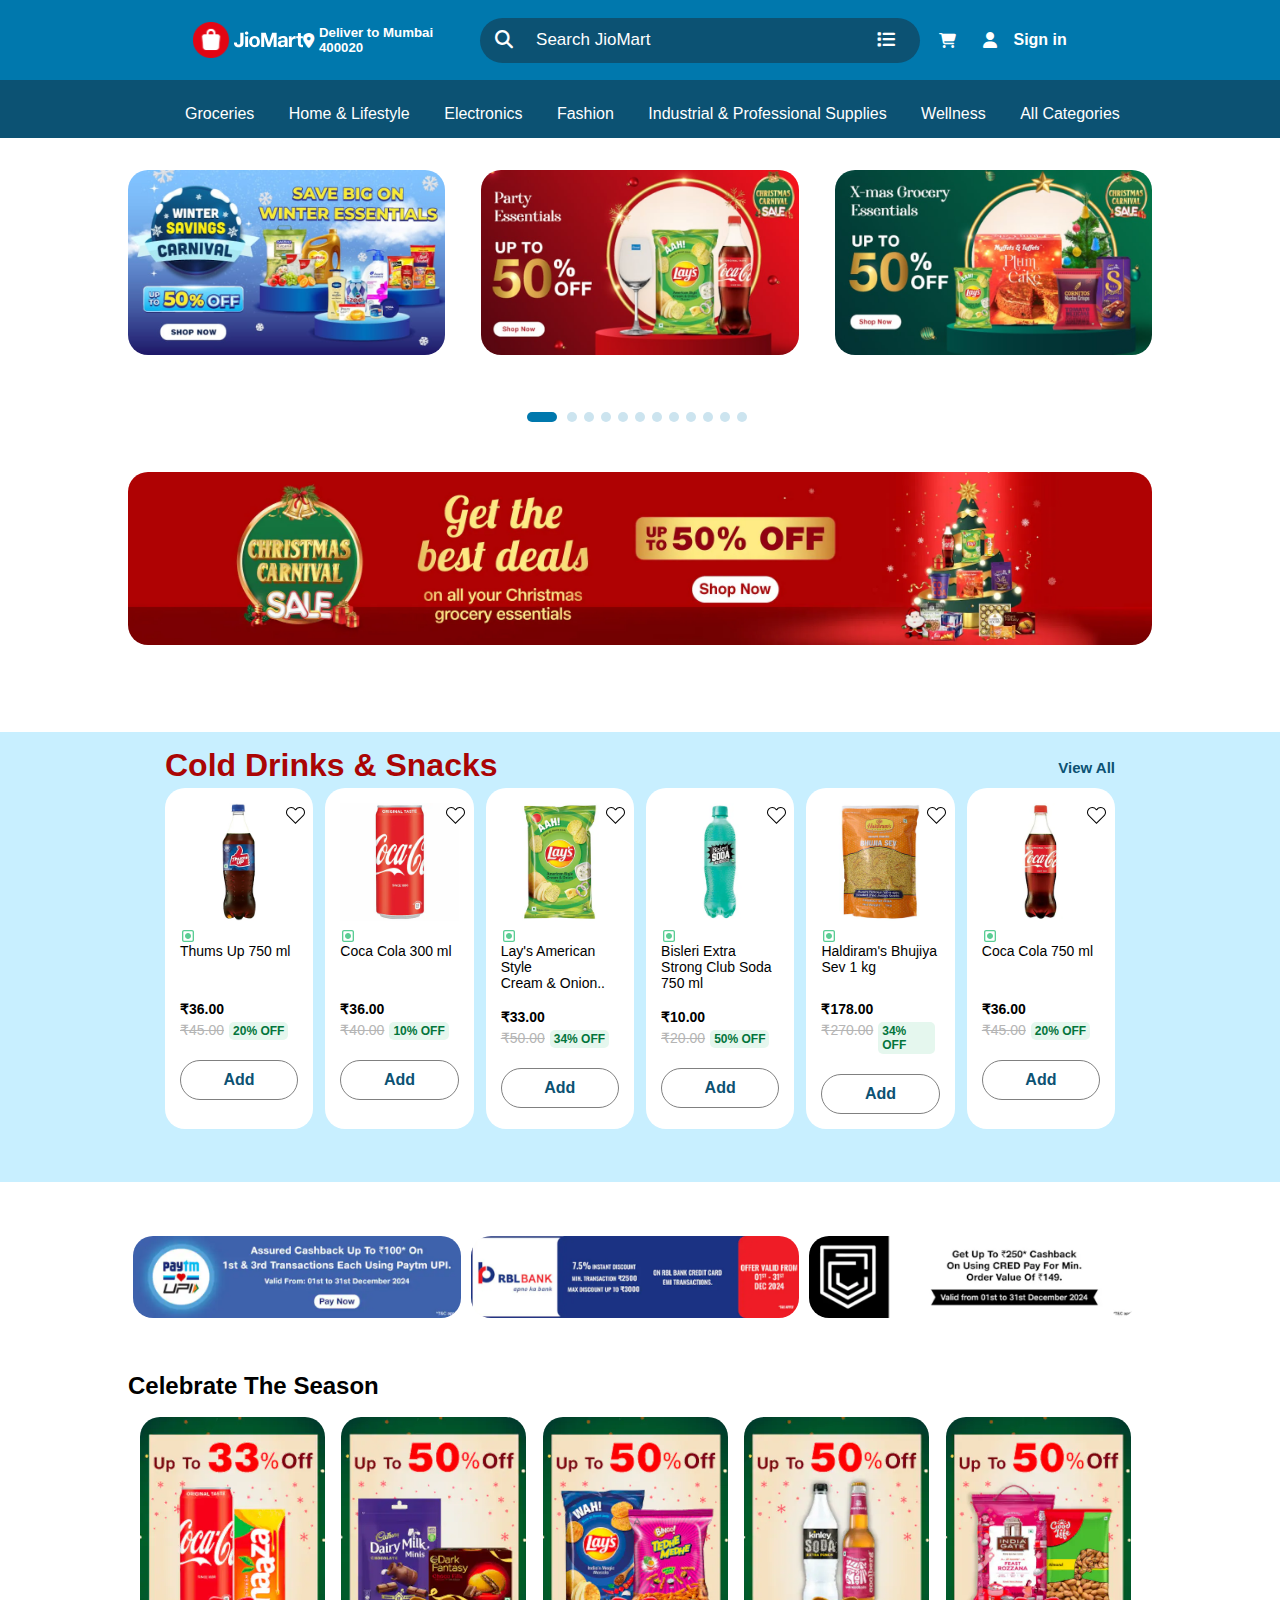
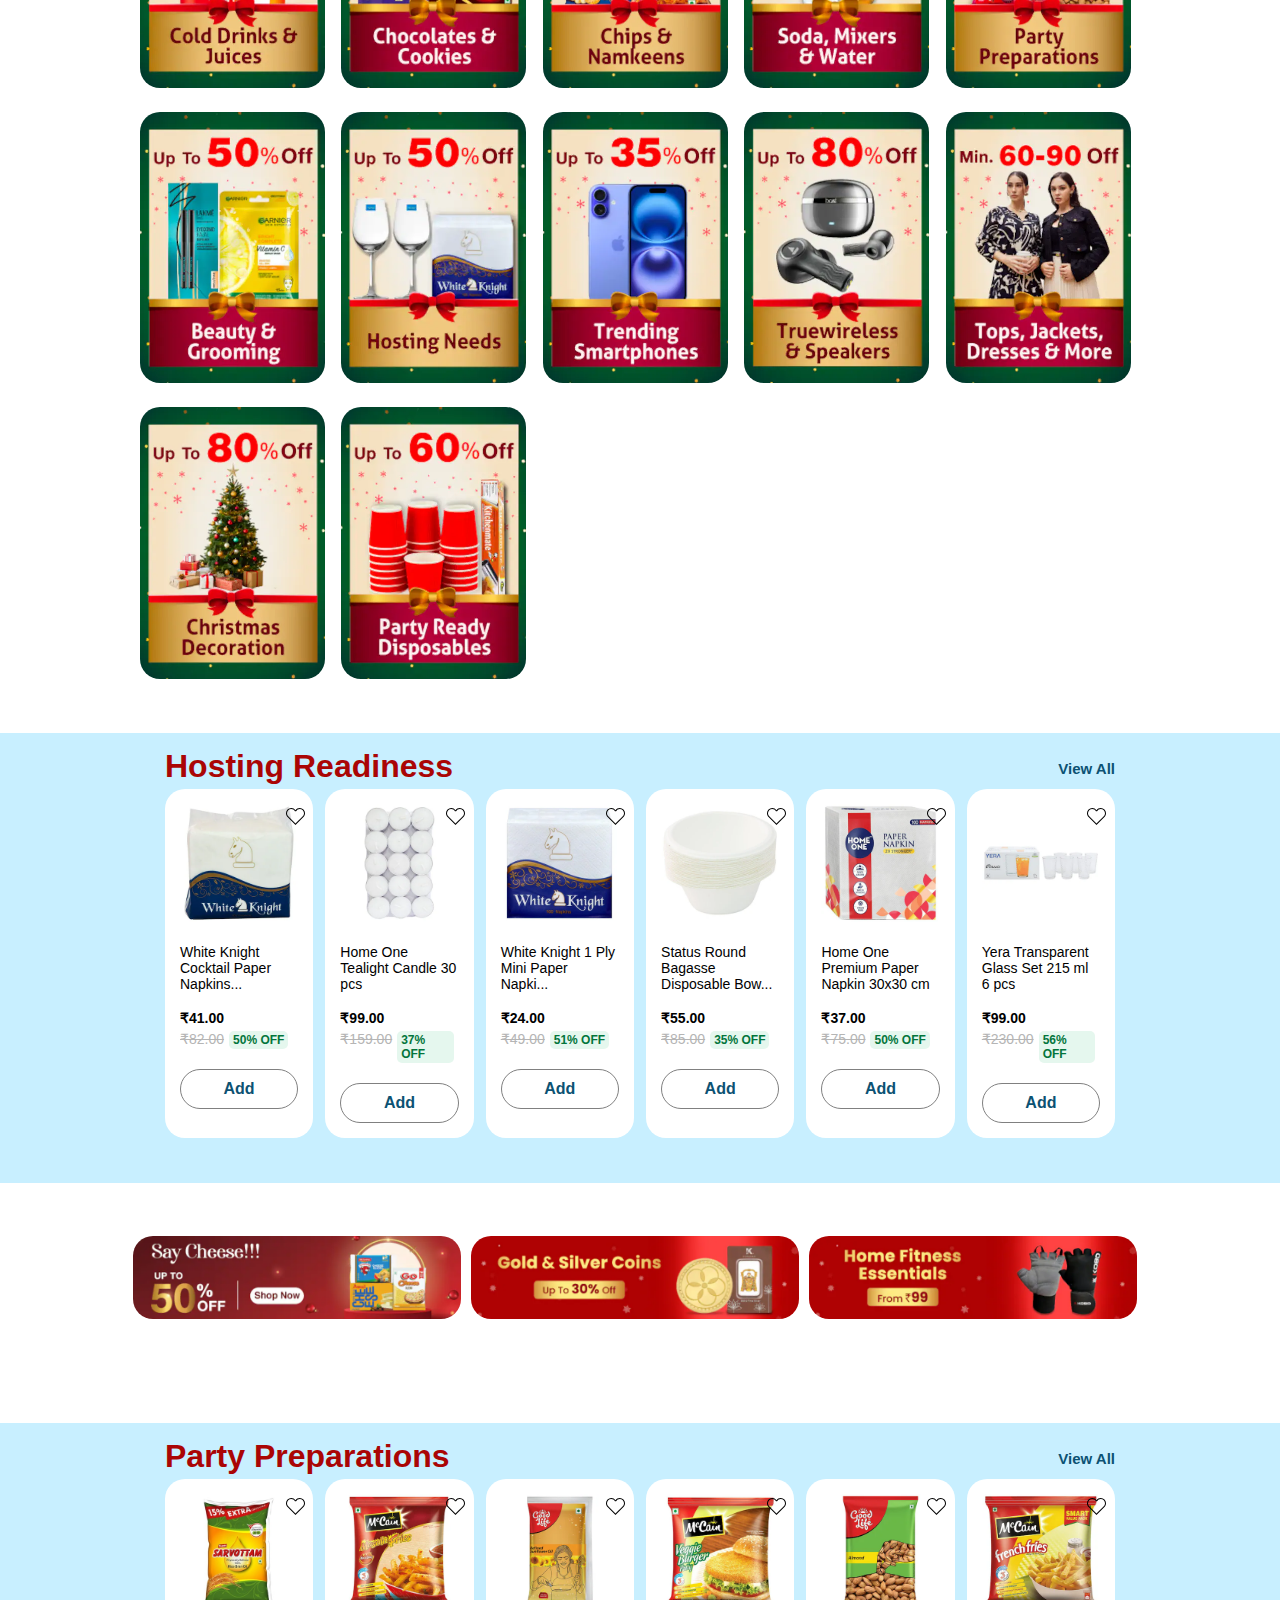
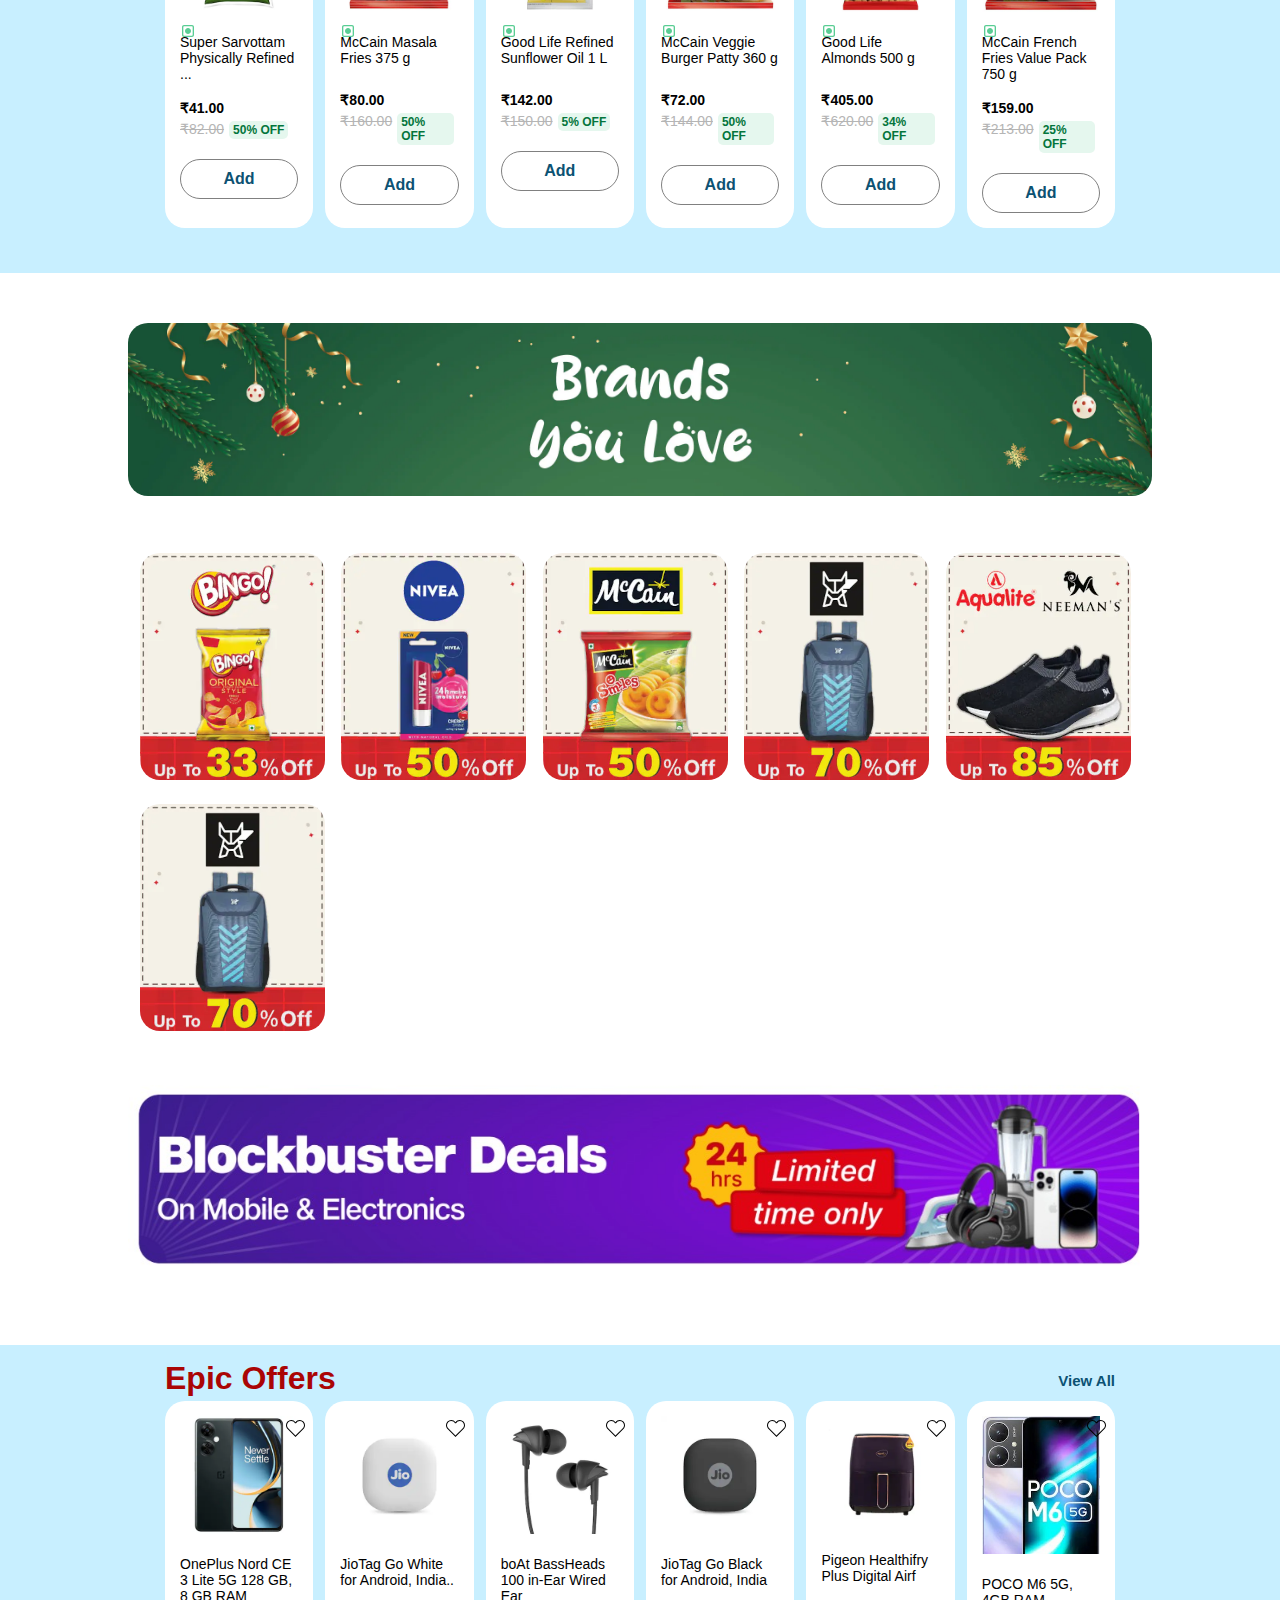
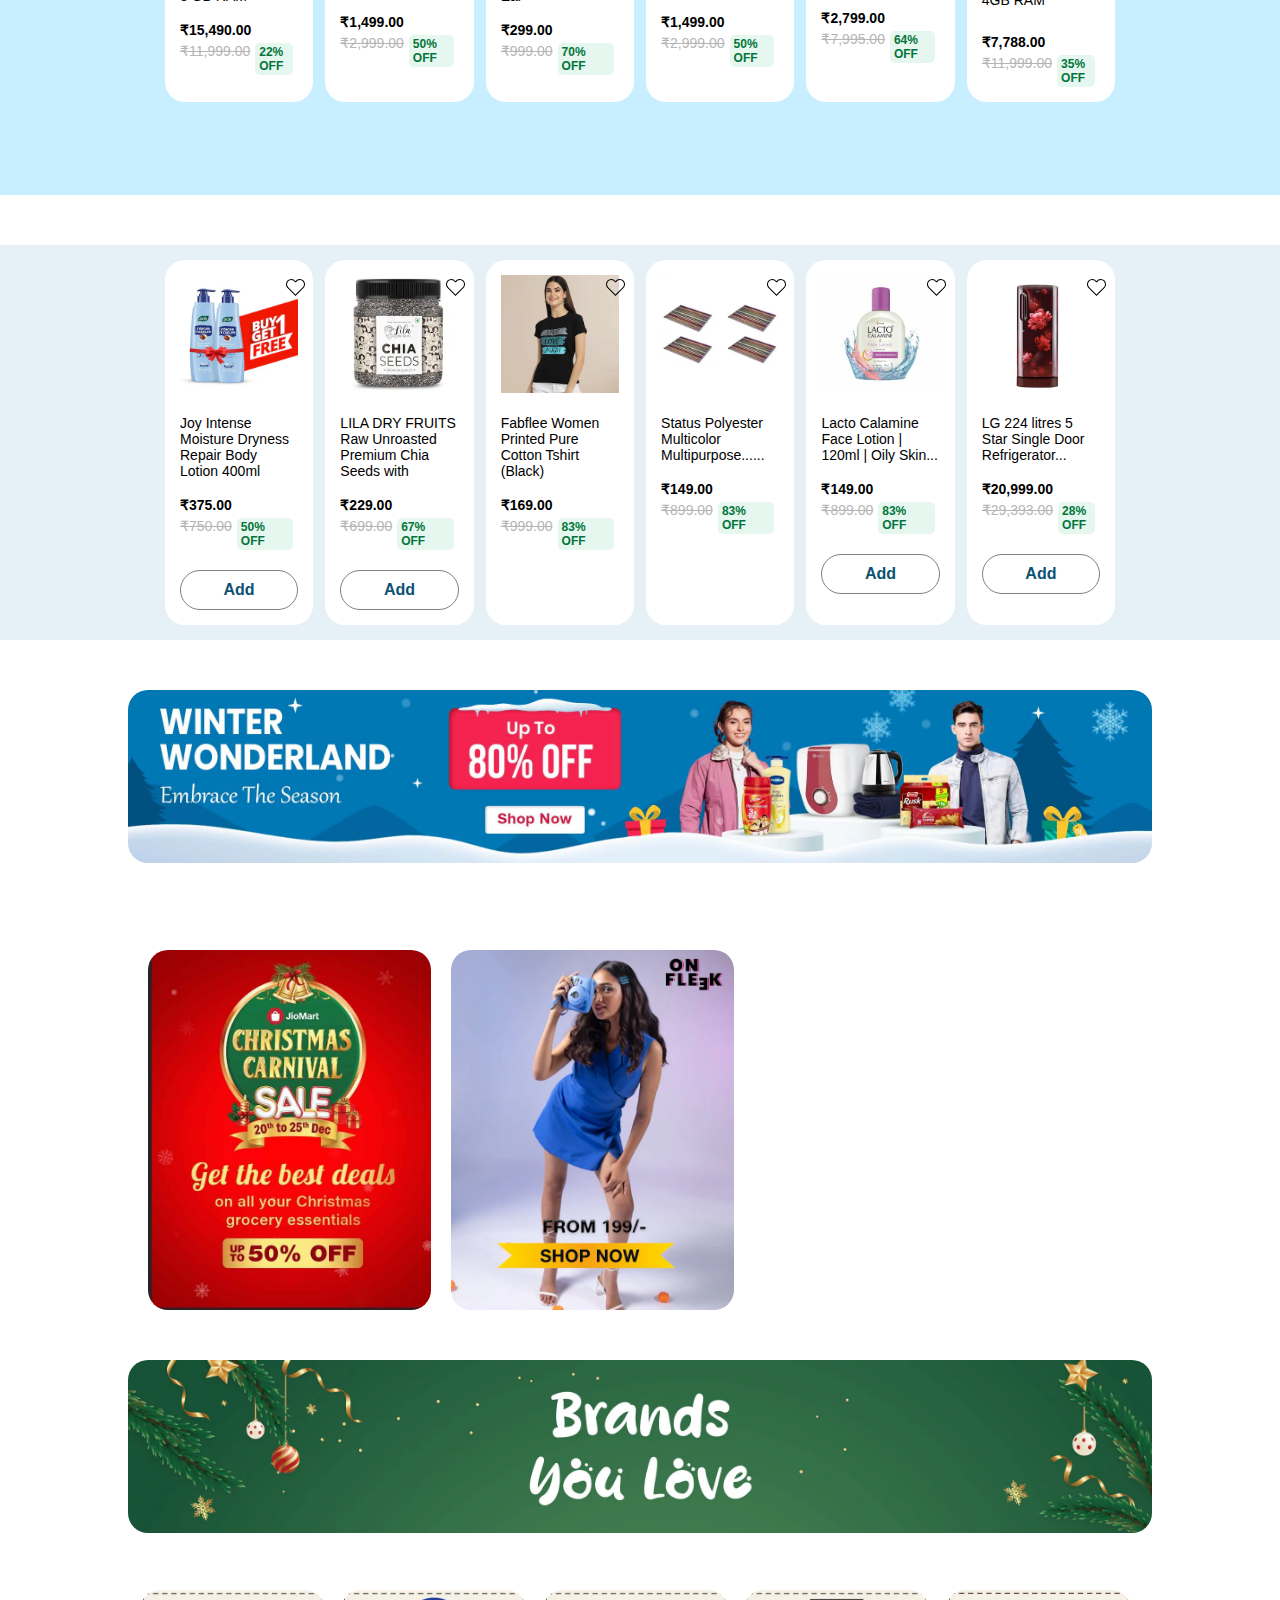
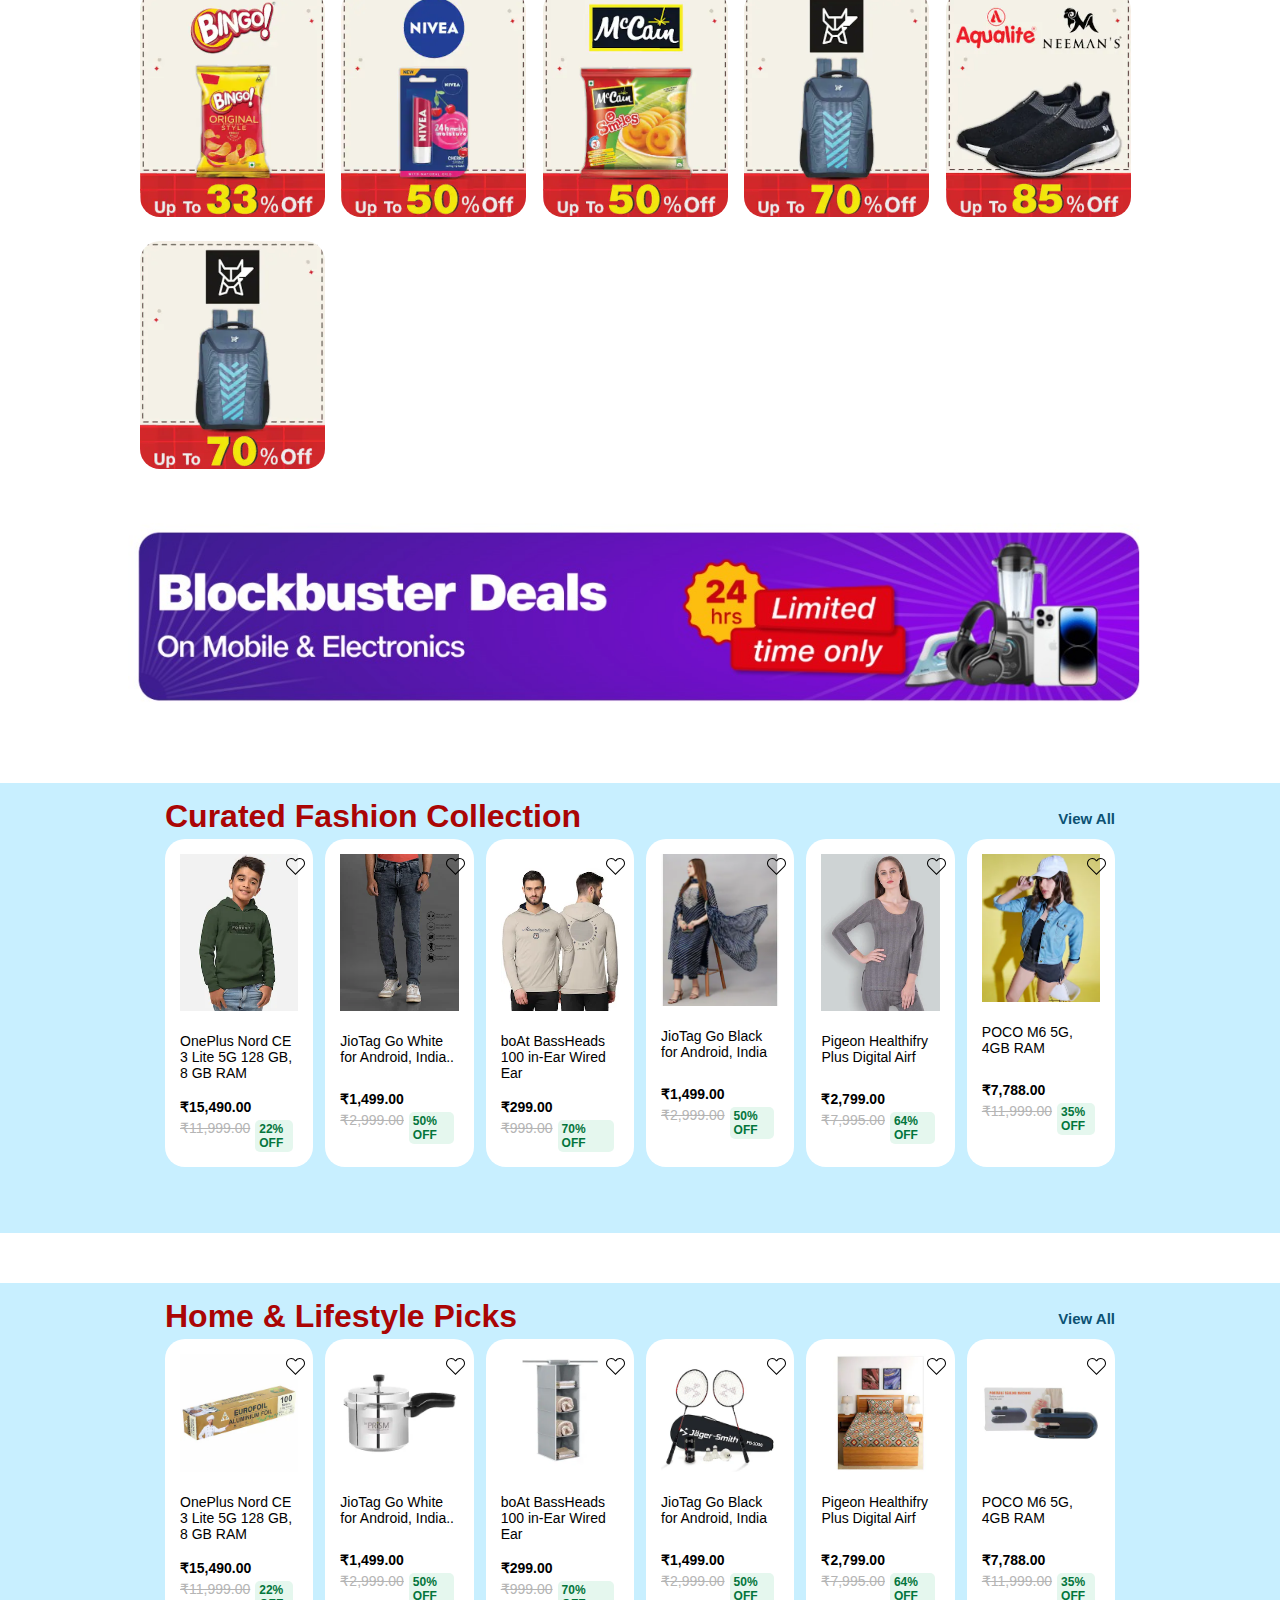
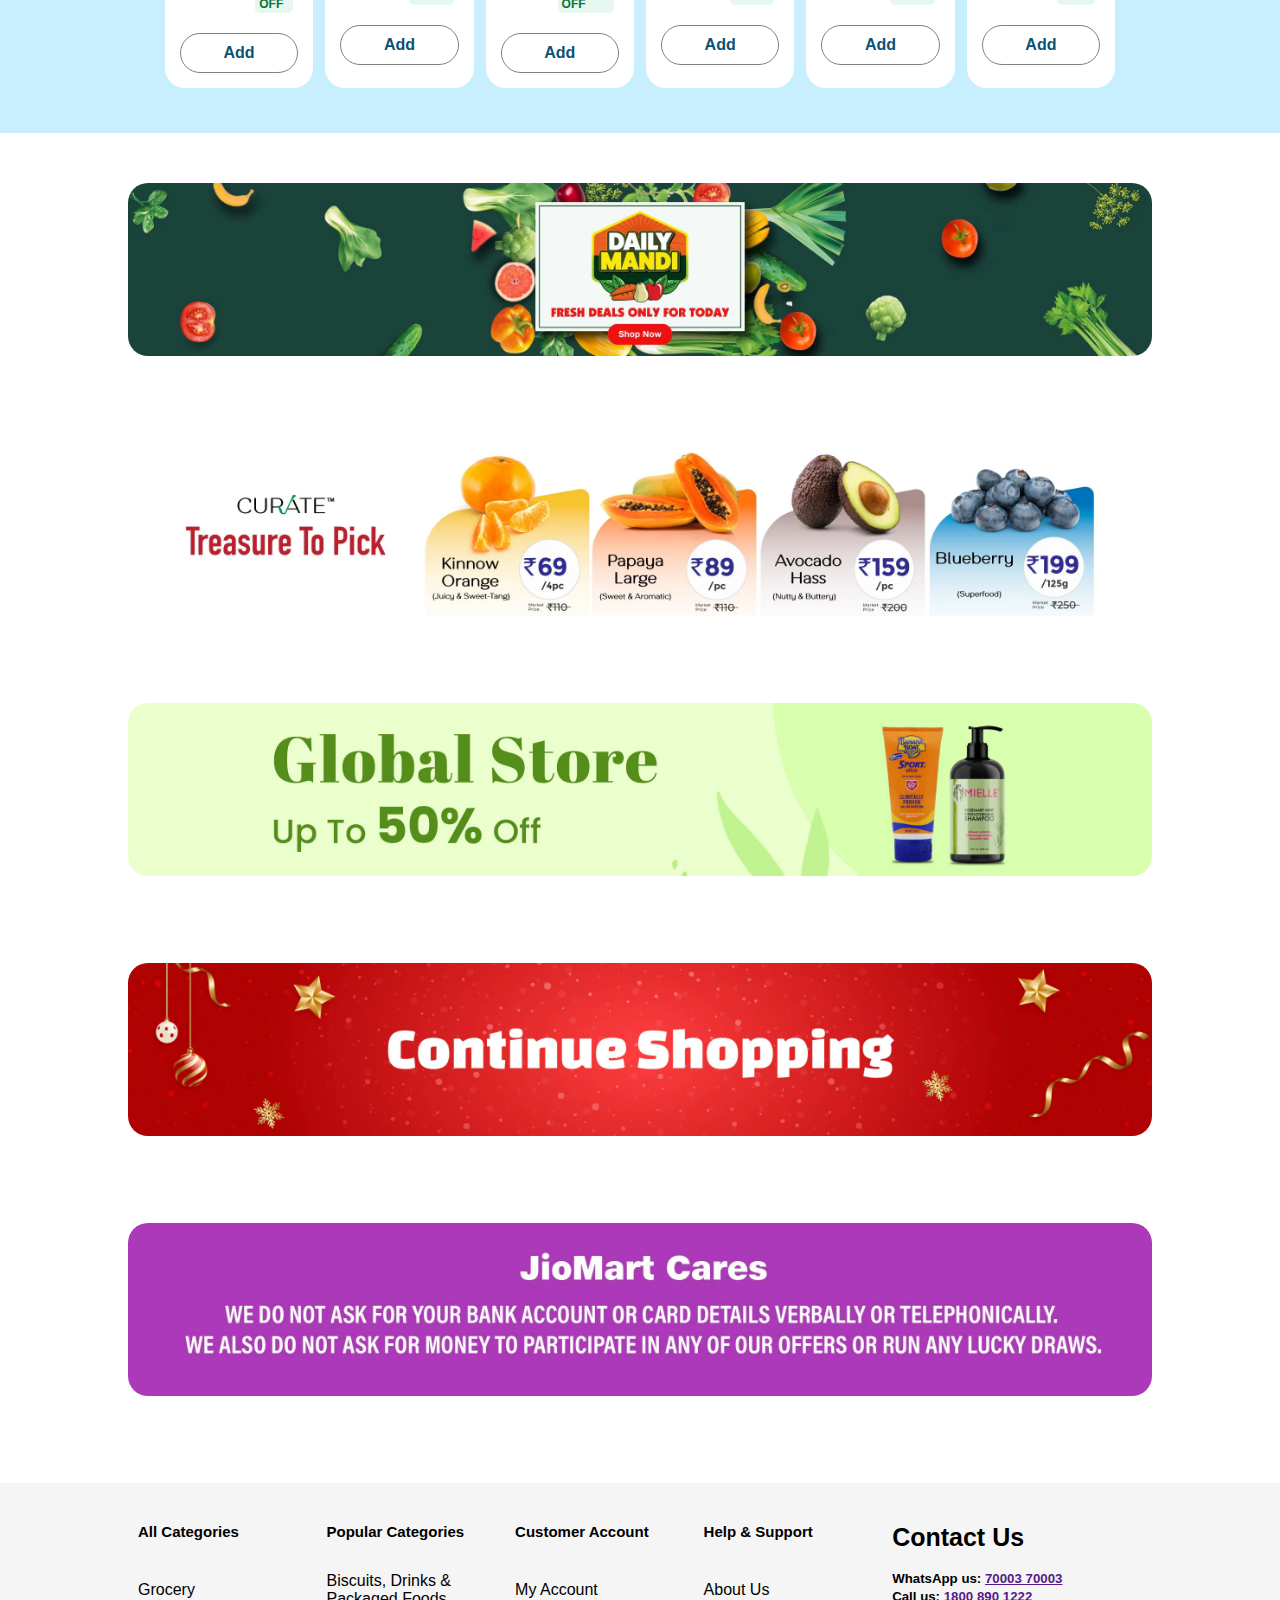
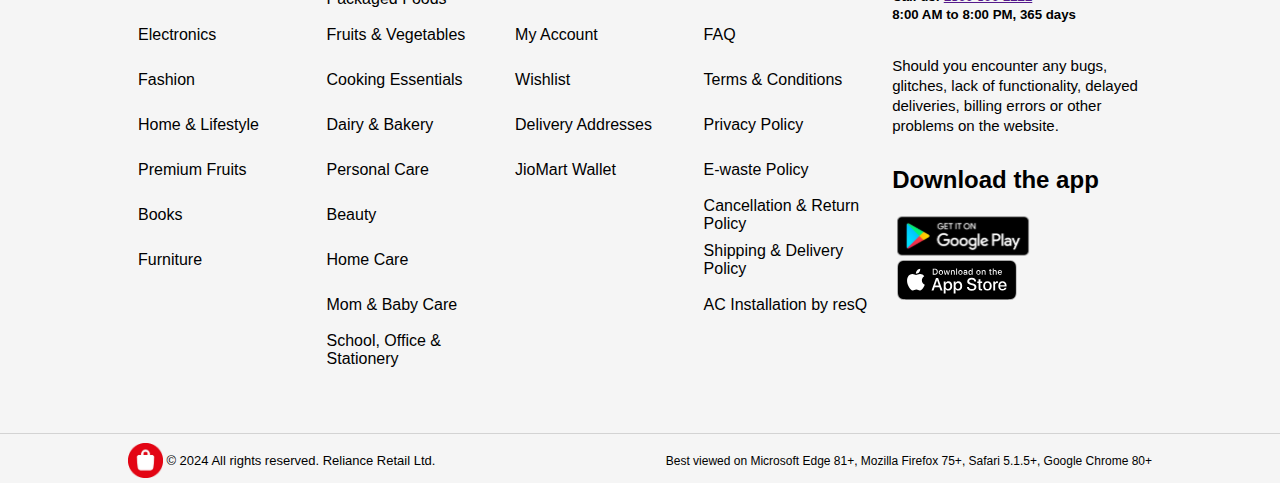
<file: Jio Mart/index.html>
<!DOCTYPE html>
<html lang="en">
<head>
    <meta charset="UTF-8">
    <meta name="viewport" content="width=device-width, initial-scale=1.0">
    <link rel="icon" href="jiomart-logo-CFA2176800-seeklogo.com-removebg-preview.png">
    <link rel="stylesheet" href="https://cdnjs.cloudflare.com/ajax/libs/font-awesome/6.7.2/css/all.min.css" integrity="sha512-Evv84Mr4kqVGRNSgIGL/F/aIDqQb7xQ2vcrdIwxfjThSH8CSR7PBEakCr51Ck+w+/U6swU2Im1vVX0SVk9ABhg==" crossorigin="anonymous" referrerpolicy="no-referrer" />
    <link rel="stylesheet" href="style.css">
    <title>JioMart: india's online shopping destination</title>
</head>
<body>
    <header>
        <nav>
            <div class="logo">
                <img src="logo.svg" alt="">
            </div>
            <div class="delevery">
                <i class="fa-solid fa-location-dot" style="color: #ffffff;"></i>
                <h5>Deliver to Mumbai 400020</h5>
            </div>
            <div class="search">
                <i class="fa-solid fa-magnifying-glass" style="color: #ffffff;"></i>
                <input type="text" name="" id="" placeholder="Search JioMart">
                <i class="fa-solid fa-list" style="color: #ffffff;" id="list"></i>    
            </div>
            <div class="shop">
                <i class="fa-solid fa-cart-shopping" style="color: #ffffff;"></i>
            </div>       
            <div class="signin">
                <i class="fa-solid fa-user" style="color: #ffffff;"></i>
                <h4>Sign in</h4>
            </div>
        </nav>
   <ul>
    <li class="cat-1">Groceries
        <div class="dropdown">
            <ul>
                <li class="first-li">Biscuits, Drinks & <br>Packaged Foods
                    <div class="dropdown2">
                        <ul>
                            <li class="chips">Chips & Namkeens</li>
                            <li class="chips">Biscuits & Cookies</li>
                            <li class="chips">Chocolates & Candies</li>
                            <li class="chips">Indian Sweets</li>
                            <li class="chips">Drinks & Juices</li>
                            <li class="chips">Breakfast Cereals</li>
                            <li class="chips">Noodles, Pasta & Vermicelli</li>
                            <li class="chips">Ready To Cook & Eat</li>
                            <li class="chios">Spread, Sauces & Ketchup</li>
                        </ul>
                    </div>
                </li>
                <li class="first-li">Fruits & Vegetables
                    <div class="dropdown2">
                        <ul>
                            <li class="chips">Fresh Fruits</li>
                            <li class="chips">Basic Vegetables</li>
                            <li class="chips">Roots, Herbs & Others</li>
                            <li class="chips">Premium Fruits & Vegetables</li>
                        </ul>
                    </div>
                </li>
                <li class="first-li">Cooking Essentials
                    <div class="dropdown2">
                        <ul>
                            <li class="chips">Atta, Flours & Sooji</li>
                            <li class="chips">Dals & Pulses</li>
                            <li class="chips">Rice</li>
                            <li class="chips">Sabudana, Poha & Murmura</li>
                            <li class="chips">Edible Oils</li>
                            <li class="chips">Masala, Spices & Mukhwas</li>
                            <li class="chips">Salt, Sugar & Jaggery</li>
                            <li class="chips">Wheat & Soya</li>
                            <li class="chips">Ghee</li>
                        </ul>
                    </div>
                </li>
                <li class="first-li">Dairy & Bakery
                    <div class="dropdown2">
                        <ul>
                            <li class="chips">Milk & Milk Products</li>
                            <li class="chips">Cheese, Paneer & Tofu</li>
                            <li class="chips">Batter & Chutney</li>
                            <li class="chips">Toast & Khari</li>
                            <li class="chips">Cakes & Muffins</li>
                            <li class="chips">Breads & Buns</li>
                            <li class="chips">Baked Cookies</li>
                            <li class="chips">Bakery Snacks</li>
                        </ul>
                    </div>
                </li>
                <li class="first-li">Personal Care
                    <div class="dropdown2">
                        <ul>
                            <li class="chips">Hair Care</li>
                            <li class="chips">Bath & Hand Wash</li>
                            <li class="chips">Oral Care</li>
                            <li class="chips">Skin Care</li>
                            <li class="chips">Feminine Hygiene</li>
                            <li class="chips">Men's Grooming</li>
                            <li class="chips">Deo & Fragrances</li>
                            <li class="chips">Health & Wellness</li>
                        </ul>
                    </div>
                </li>
                <li class="first-li">Beauty
                    <div class="dropdown2">
                        <ul>
                            <li class="chips">Face</li>
                            <li class="chips">Nails & Lips</li>
                            <li class="chips">Eyes</li>
                            <li class="chips">Beauty Accessories</li>
                        </ul>
                    </div>
                </li>
                <li class="first-li">Mom & Baby Care
                    <div class="dropdown2">
                        <ul>
                            <li class="chips">Diapers & Wipes</li>
                            <li class="chips">Bath, Hygiene & Grooming</li>
                            <li class="chips">Food & Feeding</li>
                            <li class="chips">Bedding, Toys & Accessories</li>
                        </ul>
                    </div>
                </li>
                <li class="first-li">Home Care
                    <div class="dropdown2">
                        <ul>
                            <li class="chips">Detergents & Cleaners</li>
                            <li class="chips">Dishwash</li>
                            <li class="chips">Fresheners & Repellents</li>
                            <li class="chips">Bathroom & Laundry Accessories</li>
                            <li class="chips">Pooja Needs</li>
                            <li class="chips">Basic Electricals</li>
                            <li class="chips">Shoe Care</li>
                            <li class="chips">Cleaning Tools</li>
                        </ul>
                    </div>
                </li>
                <li class="first-li">Kitchenware
                    <div class="dropdown2">
                        <ul>
                            <li class="chips">Cookers & Steamers</li>
                            <li class="chips">Gas Stove</li>
                            <li class="chips">Pots & Pans</li>
                            <li class="chips">Containers & Storage</li>
                            <li class="chips">Flask, Bottle & Tiffin Boxes</li>
                            <li class="chips">Cutting & Chopping</li>
                            <li class="chips">Kitchen Tools</li>
                            <li class="chips">Bakeware</li>
                        </ul>
                    </div>
                </li>
            </ul>
        </div>
    </li>
    <li class="cat-1">Home & Lifestyle
        <div class="dropdown">
            <ul>
                <li class="first-li">Kitchenware
                    <div class="dropdown2">
                        <ul>
                            <li class="chips">Cookers & Steamers</li>
                            <li class="chips">Gas Stove</li>
                            <li class="chips">Pots & Pans</li>
                            <li class="chips">Containers & Storage</li>
                            <li class="chips">Flask, Bottle & Tiffin Boxes</li>
                            <li class="chips">Cutting & Chopping</li>
                            <li class="chips">Kitchen Tools</li>
                            <li class="chips">Bakeware</li>
                        </ul>
                    </div>
                </li>
                <li class="first-li">Furnishing</li>
                <li class="first-li">Home Furnishing
                    <div class="dropdown2">
                        <ul>
                            <li class="chips">Bedding</li>
                            <li class="chips">Curtains & Accessories</li>
                            <li class="chips">Bathroom Linen</li>
                            <li class="chips">Cushions & Cushion Covers</li>
                            <li class="chips">Kitchen Linens</li>
                            <li class="chips">Slipcovers & Diwan Set</li>
                            <li class="chips">Umbrellas & Raincoats</li>
                            <li class="chips">Mats, Rugs & Carpets</li>
                        </ul>
                    </div>
                </li>
                <li class="first-li">Sports & Fitness 
                    <div class="dropdown2">
                        <ul>
                            <li class="chips">Cycles</li>
                            <li class="chips">Fitness Equipment & Accessories</li>
                            <li class="chips">Outdoor</li>
                            <li class="chips">Indoor/li>
                        </ul>
                    </div>
                </li>
                <li class="first-li">Bags & Travel Luggage
                    <div class="dropdown2">
                        <ul>
                            <li class="chips">Trolleys & Suitcases</li>
                            <li class="chips">Backpacks & Travel Luggage</li>
                            <li class="chips">Travel Accessories</li>
                            <li class="chips">Shopping & Other Bags</li>                          
                        </ul>
                    </div>
                </li>
                <li class="first-li">Bathroom & <br>Laundry Accessories
                    <div class="dropdown2">
                        <ul>
                            <li class="chips">Laundry Essentials</li>
                            <li class="chips">Buckets, Mugs,Tubs & Stool</li>
                            <li class="chips">Bathroom Accessories</li>
                            <li class="chips">Hooks, Clips & Hangers</li>
                        </ul>
                    </div>
                </li>
                <li class="first-li">Home Decor
                    <div class="dropdown2">
                        <ul>
                            <li class="chips">Lights</li>
                            <li class="chips">Home Decor Accents</li>
                            <li class="chips">Home Fragrances</li>
                            <li class="chips">Decorative Stickers</li>
                            <li class="chips">Festive Decor and Gifting</li>
                            <li class="chips">Artwork</li>
                            <li class="chips">Wind Chimes & Dream Catchers</li>
                            <li class="chips">Photo Frames</li>
                            <li class="chips">Candle Holders</li>
                        </ul>
                    </div>
                </li>
                <li class="first-li">Disposables
                    <div class="dropdown2">
                        <ul>
                            <li class="chips">Food Wrapping Essentials</li>
                            <li class="chips">Home Hygiene</li>
                            <li class="chips">Plates & Cutlery</li>
                            <li class="chips">Tissues & Napkins</li>
                        </ul>
                    </div>
                </li>
                <li class="first-li">Kitchenware
                    <div class="dropdown2">
                        <ul>
                            <li class="chips">Cookers & Steamers</li>
                            <li class="chips">Gas Stove</li>
                            <li class="chips">Pots & Pans</li>
                            <li class="chips">Containers & Storage</li>
                            <li class="chips">Flask, Bottle & Tiffin Boxes</li>
                            <li class="chips">Cutting & Chopping</li>
                            <li class="chips">Kitchen Tools</li>
                            <li class="chips">Bakeware</li>
                        </ul>
                    </div>
                </li>
            </ul>
        </div>
    </li>
    <li class="cat-1">Electronics
        <div class="dropdown">
            <ul>
                <li class="first-li">Mobiles & Tablets
                    <div class="dropdown2">
                        <ul>
                            <li class="chips">Mobiles</li>
                            <li class="chips">Tablets & eReaders</li>
                            <li class="chips">Charger & Powerbanks</li>
                            <li class="chips">Accessories</li>
                    </div>
                </li>
                <li class="first-li">Computers & Accessories
                    <div class="dropdown2">
                        <ul>
                            <li class="chips">Laptops & Desktops</li>
                            <li class="chips">Printers & Inks</li>
                            <li class="chips">Storage</li>
                            <li class="chips">IT Peripherals & Accessories</li>
                    </div>
                </li>
                <li class="first-li">TV & Home Entertainment
                    <div class="dropdown2">
                        <ul>
                            <li class="chips">Televisions</li>
                            <li class="chips">Television Accessories</li>
                            <li class="chips">Home Audio</li>
                            <li class="chips">Gaming</li>
                        </ul>
                    </div>
                </li>
                <li class="first-li">Large Appliances
                    <div class="dropdown2">
                        <ul>
                            <li class="chips">Air Conditioners</li>
                            <li class="chips">Refrigerators</li>
                            <li class="chips">Washing Machines</li>
                            <li class="chips">Microwave OTG & Air Fryers</li>
                        </ul>
                    </div>
                </li>
                <li class="first-li">Audio & Smart Home
                    <div class="dropdown2">
                        <ul>
                            <li class="chips">Headphones & Earbuds</li>
                            <li class="chips">Bluetooth & Smart Speakers</li>
                            <li class="chips">Karaoke & Radio</li>
                            <li class="chips">Smart Home Devices</li>                          
                        </ul>
                    </div>
                </li>
                <li class="first-li">Home Appliances
                    <div class="dropdown2">
                        <ul>
                            <li class="chips">Fans & Air Coolers</li>
                            <li class="chips">Water Purifiers</li>
                            <li class="chips">Irons & Steamers</li>
                            <li class="chips">Geysers & Heaters</li>
                            <li class="chips">Vacuum Cleaners</li>
                            <li class="chips">Air Purifiers</li>
                            <li class="chips">Invertors & Stabilizers</li>
                            <li class="chips">Sewing Machines</li>
                        </ul>
                    </div>
                </li>
                <li class="first-li">Kitchen Appliances
                    <div class="dropdown2">
                        <ul>
                            <li class="chips">Breakfast Appliances</li>
                            <li class="chips">Cooking Appliances</li>
                            <li class="chips">Juicers & Mixer Grinders</li>
                            <li class="chips">Chimneys & Hobs</li>
                        </ul>
                    </div>
                </li>
                <li class="first-li">DisposablesWearables 
                    <div class="dropdown2">
                        <ul>
                            <li class="chips">Smart Watches</li>
                            <li class="chips">Smart Watch Accessories</li>
                            <li class="chips">Smart Tags</li>
                            <li class="chips">Smart Glasses & VR Headset</li>
                        </ul>
                    </div>
                </li>
                <li class="first-li">Personal Care & Grooming <br>Appliances
                    <div class="dropdown2">
                        <ul>
                            <li class="chips">Shavers & Trimmers</li>
                            <li class="chips">Hair Dryers & Stylers</li>
                            <li class="chips">Fitness & Massagers</li>
                            <li class="chips">Health & Oral Care</li>
                        </ul>
                    </div>
                </li>
            </ul>
        </div>
    </li>
    <li class="cat-1">Fashion
        <div class="dropdown">
            <ul>
                <li class="first-li">Men
                    <div class="dropdown2">
                        <ul>
                            <li class="chips">Western Wear</li>
                            <li class="chips">Inner Wear</li>
                            <li class="chips">Ethnic Wear</li>
                            <li class="chips">Footwear</li>
                            <li class="chips">Night & Loungewear</li>
                            <li class="chips">Clothing Accessories</li>
                            <li class="chips">Watches></li>
                            <li class="chips">Eyewear</li>
                            <li class="chips">Bags, Belts & Wallets</li>
                    </div>
                </li>
                <li class="first-li">Women
                    <div class="dropdown2">
                        <ul>
                            <li class="chips">Ethnic Wear</li>
                            <li class="chips">Western Wear</li>
                            <li class="chips">Footwear</li>
                            <li class="chips">Bags, Belts & Wallets</li>
                            <li class="chips">Watches</li>
                            <li class="chips">Eyewear</li>
                            <li class="chips">Lingerie & Innerwear</li>
                            <li class="chips">Night & Loungewear</li>
                            <li class="chips">Night & Lounge Wear</li>
                    </div>
                </li>
                <li class="first-li">Boys
                    <div class="dropdown2">
                        <ul>
                            <li class="chips">Western Wear</li>
                            <li class="chips">Ethnic Wear</li>
                            <li class="chips">Footwear</li>
                            <li class="chips">Night & Loungewear</li>
                            <li class="chips">Inner Wear</li>
                            <li class="chips">Clothing Accessories</li>
                            <li class="chips">Bags, Belts & Wallets</li>
                            <li class="chips">Watches</li>
                            <li class="chips">Eyewear</li>
                        </ul>
                    </div>
                </li>
                <li class="first-li">Girls
                    <div class="dropdown2">
                        <ul>
                            <li class="chips">Western Wear</li>
                            <li class="chips">Ethnic Wearli>
                            <li class="chips">Footwear</li>
                            <li class="chips">Night & Loungewear</li>
                            <li class="chips">Inner Wear</li>
                            <li class="chips">Clothing Accessories</li>
                            <li class="chips">Bags, Belts & Wallets</li>
                            <li class="chips">Watches</li>
                            <li class="chips">Eyewear</li>
                        </ul>
                    </div>
                </li>
                <li class="first-li">Infants
                    <div class="dropdown2">
                        <ul>
                            <li class="chips">Western Wear</li>
                            <li class="chips">Clothing Accessories</li>
                            <li class="chips">Footwear</li>
                            <li class="chips">Night & Loungewear</li>                          
                        </ul>
                    </div>
                </li>
                <li class="first-li">Crafts of India
                    <div class="dropdown2">
                        <ul>
                            <li class="chips">Footwear</li>
                            <li class="chips">Women</li>
                            <li class="chips">Irons & Steamers</li>
                        </ul>
                    </div>
                </li>
        </div>
    </li>
    <li class="cat-1">Industrial & Professional Supplies
        <div class="dropdown">
            <ul>
                <li class="first-li">Auto Care
                    <div class="dropdown2">
                        <ul>
                            <li class="chips">Car Electronics</li>
                            <li class="chips">Car & Bike Parts</li>
                            <li class="chips">Car & Bike Accessories</li>
                            <li class="chips">Helmets & Riding Gear</li>
                    </div>
                </li>
                <li class="first-li">Industrial Supplies
                    <div class="dropdown2">
                        <ul>
                            <li class="chips">Power & Hand Tools</li>
                            <li class="chips">Medical Equipment, Furniture & Supplies</li>
                            <li class="chips">Material Handling & Storage</li>
                            <li class="chips">Test, Measure & Inspect</li>
                            <li class="chips">Lab & Scientific Products</li>
                            <li class="chips">Mechanical Supplies</li>
                            <li class="chips">Retail Shop Display & Supplies</li>
                            <li class="chips">Industrial Chemicals</li>
                    </div>
                </li>
                <li class="first-li">Home Cleaning & <br>Organisation
                    <div class="dropdown2">
                        <ul>
                            <li class="chips">Cleaning Tools</li>
                            <li class="chips">Closet Organization Systemss</li>
                            <li class="chips">Key Holders</li>
                        </ul>
                    </div>
                </li>
                <li class="first-li">Electrical & Electronic <br>Components
                    <div class="dropdown2">
                        <ul>
                            <li class="chips">Wires, Cables & Wall Plates</li>
                            <li class="chips">Door Bells & Transformers</li>
                            <li class="chips">Breakers, Load Centers & Fuses</li>
                            <li class="chips">Robotics & Electronic Components</li>
                        </ul>
                    </div>
                </li>
                <li class="first-li">Building Supplies & <br>Tools
                    <div class="dropdown2">
                        <ul>
                            <li class="chips">Kitchen Fixtures</li>
                            <li class="chips">Bathroom Fixtures & Accessories</li>
                            <li class="chips">Water Filtration & Softeners</li>
                            <li class="chips">Tiles & Flooring</li>                          
                            <li class="chips">Gating & Railing</li>                          
                            <li class="chips">Hardware</li>                          
                            <li class="chips">Plumbing</li>                          
                            <li class="chips">Paint, Wall Paper & Supplies</li>                          
                        </ul>
                    </div>
                </li>
                <li class="first-li">Carpentry
                    <div class="dropdown2">
                        <ul>
                            <li class="chips">Furniture & Wood Treatment</li>
                            <li class="chips">Doors & Windows</li>
                            <li class="chips">Carpentry Adhesives</li>
                            <li class="chips">Cabinet Hardware</li>
                            <li class="chips">Brackets, Nails, Planers & Blades</li>
                        </ul>
                    </div>
                </li>
                <li class="first-li">Security, Safety & <br>Automation
                    <div class="dropdown2">
                        <ul>
                            <li class="chips">Home Safety & Automation</li>
                            <li class="chips">Security & Safety Products</li>
                            <li class="chips">Personal Protective Equipment</li>
                            <li class="chips">Fire Safety</li>
                        </ul>
                    </div>
                </li>
                <li class="first-li">Electrical
                    <div class="dropdown2">
                        <ul>
                            <li class="chips">Mosquito Bat</li>
                        </ul>
                    </div>
                </li>
            </ul>
        </div>
    </li>
    <li class="cat-1">Wellness
        <div class="dropdown">
            <ul>
                <li class="first-li">Personal Care
                    <div class="dropdown2">
                        <ul>
                            <li class="chips">Oral Care</li>
                            <li class="chips">Face Personal Care</li>
                            <li class="chips">Home & Health</li>
                            <li class="chips">Bath & Shower</li>
                            <li class="chips">Senior Care</li>
                            <li class="chips">Body Care</li>
                            <li class="chips">Hands & Feet</li>
                            <li class="chips">Lip Care</li>
                            <li class="chips">Personal Care Tools & Accessories</li>
                    </div>
                </li>
                <li class="first-li">Fitness
                    <div class="dropdown2">
                        <ul>
                            <li class="chips">Health Food And Drinks</li>
                            <li class="chips">Family Nutrition</li>
                            <li class="chips">Ayurvedic Supplements</li>
                            <li class="chips">Vitamins And Supplements</li>
                            <li class="chips">Sports Supplements</li>
                            <li class="chips">MWeight Management</li>
                    </div>
                </li>
                <li class="first-li">Skin Care
                    <div class="dropdown2">
                        <ul>
                            <li class="chips">Masks</li>
                            <li class="chips">Toners & Serums</li>
                            <li class="chips">Face Skin Care</li>
                            <li class="chips">Aromatherapy</li>
                            <li class="chips">Moisturizersi>
                            <li class="chips">Sunscreen</li>
                            <li class="chips">Eye Care</li>
                            <li class="chips">Cleansers</li>
                        </ul>
                    </div>
                </li>
                <li class="first-li">Ayush
                    <div class="dropdown2">
                        <ul>
                            <li class="chips">Ayurvedic</li>
                            <li class="chips">Unani</li>
                            <li class="chips">BSiddha</li>
                        </ul>
                    </div>
                </li>
                <li class="first-li">Mom & Baby
                    <div class="dropdown2">
                        <ul>
                            <li class="chips">Mom & Baby</li>
                            <li class="chips">Maternity Care</li>
                            <li class="chips">Baby Bath Time</li>
                            <li class="chips">Feminine Hygiene</li>                        
                        </ul>
                    </div>
                </li>
                <li class="first-li">Hair
                    <div class="dropdown2">
                        <ul>
                            <li class="chips">Hair Care</li>
                            <li class="chips">Hair Color</li>
                            <li class="chips">Scalp Treatments</li>
                            <li class="chips">Hair Tools & Accessories</li>
                        </ul>
                    </div>
                </li>
                <li class="first-li">Wellness
                    <div class="dropdown2">
                        <ul>
                            <li class="chips">Health - Supplements</li>
                        </ul>
                    </div>
                </li>
                <li class="first-li">Fragrances
                    <div class="dropdown2">
                        <ul>
                            <li class="chips">Women</li>
                            <li class="chips"> Unisex</li>
                            <li class="chips"> Men</li>
                        </ul>
                    </div>
                </li>
                <li class="first-li">Covid Essentials
                    <div class="dropdown2">
                        <ul>
                            <li class="chips">Personal & Home Essentials</li>
                            <li class="chips"> Business Essentials</li>
                        </ul>
                    </div>
                </li>
                <li class="first-li">CMen's Grooming
                    <div class="dropdown2">
                        <ul>
                            <li class="chips">Shaving</li>
                            <li class="chips">Beard Care</li>
                        </ul>
                    </div>
                </li>
                <li class="first-li">Make-Up
                    <div class="dropdown2">
                        <ul>
                            <li class="chips">Lips</li>
                            <li class="chips">Make-Up Tools & Brushes</li>
                        </ul>
                    </div>
                </li>
            </ul>
        </div>
    </li>
    <li class="cat-1">All Categories</li>
   </ul>
   </header>
   <section>
    <div class="main">
        <div class="img">
            <img src="1733485291_hpmc12.jpg" alt="">
        </div>
        <div class="img">
            <img src="1734695431_PartyEssentials.jpg" alt="">
        </div>
        <div class="img">
            <img src="1734703298_xmasgrocery1.jpg" alt="">
        </div>
    </div>
    <div class="dot">
        <div class="round"></div>
        <div class="rou"></div>
        <div class="rou"></div>
        <div class="rou"></div>
        <div class="rou"></div>
        <div class="rou"></div>
        <div class="rou"></div>
        <div class="rou"></div>
        <div class="rou"></div>
        <div class="rou"></div>
        <div class="rou"></div>
        <div class="rou"></div>
    </div>
    <div class="deal">
        <div class="dea">
            <img src="1734700924_Desktop.webp" alt="">
        </div>
    </div>
    <div class="blue">
        <div class="cold-drinks">
            <div class="view">
                <h1>Cold Drinks & Snacks</h1>
                <button>View All</button>
            </div>
            <div class="line">
                <div class="box">
                    <svg xmlns="http://www.w3.org/2000/svg" width="24" height="24" viewBox="0 0 24 24"><path fill="#000" d="M4.24 12.25a4.2 4.2 0 0 1-1.24-3A4.25 4.25 0 0 1 7.25 5c1.58 0 2.96.86 3.69 2.14h1.12A4.24 4.24 0 0 1 15.75 5A4.25 4.25 0 0 1 20 9.25c0 1.17-.5 2.25-1.24 3L11.5 19.5zm15.22.71C20.41 12 21 10.7 21 9.25A5.25 5.25 0 0 0 15.75 4c-1.75 0-3.3.85-4.25 2.17A5.22 5.22 0 0 0 7.25 4A5.25 5.25 0 0 0 2 9.25c0 1.45.59 2.75 1.54 3.71l7.96 7.96z"/></svg>
                    <img src="WhatsApp Image 2024-12-22 at 09.57.28_c8d748ef.jpg" alt="">
                    <div class="veg">
                        <img src="icon-veg.svg" alt="">
                    </div>
                    <h2>Thums Up 750 ml</h2>
                    <h3>₹36.00</h3>
                    <div class="rupees">
                        <s>₹45.00</s>
                        <div class="off">
                            <h4>20% OFF</h4>
                        </div>
                    </div>
                    <button>Add</button>
                </div>  
                <div class="box">
                    <svg xmlns="http://www.w3.org/2000/svg" width="24" height="24" viewBox="0 0 24 24"><path fill="#000" d="M4.24 12.25a4.2 4.2 0 0 1-1.24-3A4.25 4.25 0 0 1 7.25 5c1.58 0 2.96.86 3.69 2.14h1.12A4.24 4.24 0 0 1 15.75 5A4.25 4.25 0 0 1 20 9.25c0 1.17-.5 2.25-1.24 3L11.5 19.5zm15.22.71C20.41 12 21 10.7 21 9.25A5.25 5.25 0 0 0 15.75 4c-1.75 0-3.3.85-4.25 2.17A5.22 5.22 0 0 0 7.25 4A5.25 5.25 0 0 0 2 9.25c0 1.45.59 2.75 1.54 3.71l7.96 7.96z"/></svg>
                    <img src="coca-cola-300-ml-product-images-o490809341-p490809341-0-202210071748.webp" alt="">
                    <div class="veg">
                        <img src="icon-veg.svg" alt="">
                    </div>
                    <h2>Coca Cola 300 ml</h2>
                    <h3>₹36.00</h3>
                    <div class="rupees">
                        <s>₹40.00</s>
                        <div class="off">
                            <h4>10% OFF</h4>
                        </div>
                    </div>
                    <button>Add</button>
                </div>  
                <div class="box">
                    <svg xmlns="http://www.w3.org/2000/svg" width="24" height="24" viewBox="0 0 24 24"><path fill="#000" d="M4.24 12.25a4.2 4.2 0 0 1-1.24-3A4.25 4.25 0 0 1 7.25 5c1.58 0 2.96.86 3.69 2.14h1.12A4.24 4.24 0 0 1 15.75 5A4.25 4.25 0 0 1 20 9.25c0 1.17-.5 2.25-1.24 3L11.5 19.5zm15.22.71C20.41 12 21 10.7 21 9.25A5.25 5.25 0 0 0 15.75 4c-1.75 0-3.3.85-4.25 2.17A5.22 5.22 0 0 0 7.25 4A5.25 5.25 0 0 0 2 9.25c0 1.45.59 2.75 1.54 3.71l7.96 7.96z"/></svg>
                    <img src="lay-s-american-style-cream-onion-potato-chips-82-g-product-images-o491696354-p590121272-0-202410031824.webp" alt="">
                    <div class="veg">
                        <img src="icon-veg.svg" alt="">
                    </div>
                    <h2>Lay's American Style <br> Cream & Onion..</h2>
                    <h3>₹33.00</h3>
                    <div class="rupees">
                        <s>₹50.00</s>
                        <div class="off">
                            <h4>34% OFF</h4>
                        </div>
                    </div>
                    <button>Add</button>
                </div>  
                <div class="box">
                    <svg xmlns="http://www.w3.org/2000/svg" width="24" height="24" viewBox="0 0 24 24"><path fill="#000" d="M4.24 12.25a4.2 4.2 0 0 1-1.24-3A4.25 4.25 0 0 1 7.25 5c1.58 0 2.96.86 3.69 2.14h1.12A4.24 4.24 0 0 1 15.75 5A4.25 4.25 0 0 1 20 9.25c0 1.17-.5 2.25-1.24 3L11.5 19.5zm15.22.71C20.41 12 21 10.7 21 9.25A5.25 5.25 0 0 0 15.75 4c-1.75 0-3.3.85-4.25 2.17A5.22 5.22 0 0 0 7.25 4A5.25 5.25 0 0 0 2 9.25c0 1.45.59 2.75 1.54 3.71l7.96 7.96z"/></svg>
                    <img src="bisleri-soda-750-ml-product-images-o491552148-p491552148-0-202403121736.webp" alt="">
                    <div class="veg">
                        <img src="icon-veg.svg" alt="">
                    </div>
                    <h2>Bisleri Extra Strong Club Soda 750 ml</h2>
                    <h3>₹10.00</h3>
                    <div class="rupees">
                        <s>₹20.00</s>
                        <div class="off">
                            <h4>50% OFF</h4>
                        </div>
                    </div>
                    <button>Add</button>
                </div>  
                <div class="box">
                    <svg xmlns="http://www.w3.org/2000/svg" width="24" height="24" viewBox="0 0 24 24"><path fill="#000" d="M4.24 12.25a4.2 4.2 0 0 1-1.24-3A4.25 4.25 0 0 1 7.25 5c1.58 0 2.96.86 3.69 2.14h1.12A4.24 4.24 0 0 1 15.75 5A4.25 4.25 0 0 1 20 9.25c0 1.17-.5 2.25-1.24 3L11.5 19.5zm15.22.71C20.41 12 21 10.7 21 9.25A5.25 5.25 0 0 0 15.75 4c-1.75 0-3.3.85-4.25 2.17A5.22 5.22 0 0 0 7.25 4A5.25 5.25 0 0 0 2 9.25c0 1.45.59 2.75 1.54 3.71l7.96 7.96z"/></svg>
                    <img src="haldiram-s-bhujia-sev-1-kg-product-images-o490009551-p490009551-0-202307131818.webp" alt="">
                    <div class="veg">
                        <img src="icon-veg.svg" alt="">
                    </div>
                    <h2>Haldiram's Bhujiya Sev 1 kg</h2>
                    <h3>₹178.00</h3>
                    <div class="rupees">
                        <s>₹270.00</s>
                        <div class="off">
                            <h4>34% OFF</h4>
                        </div>
                    </div>
                    <button>Add</button>
                </div>  
                <div class="box">
                    <svg xmlns="http://www.w3.org/2000/svg" width="24" height="24" viewBox="0 0 24 24"><path fill="#000" d="M4.24 12.25a4.2 4.2 0 0 1-1.24-3A4.25 4.25 0 0 1 7.25 5c1.58 0 2.96.86 3.69 2.14h1.12A4.24 4.24 0 0 1 15.75 5A4.25 4.25 0 0 1 20 9.25c0 1.17-.5 2.25-1.24 3L11.5 19.5zm15.22.71C20.41 12 21 10.7 21 9.25A5.25 5.25 0 0 0 15.75 4c-1.75 0-3.3.85-4.25 2.17A5.22 5.22 0 0 0 7.25 4A5.25 5.25 0 0 0 2 9.25c0 1.45.59 2.75 1.54 3.71l7.96 7.96z"/></svg>
                    <img src="coca-cola-750-ml-product-images-o491085932-p491085932-0-202412121933 (1).webp" alt="">
                    <div class="veg">
                        <img src="icon-veg.svg" alt="">
                    </div>
                    <h2>Coca Cola 750 ml</h2>
                    <h3>₹36.00</h3>
                    <div class="rupees">
                        <s>₹45.00</s>
                        <div class="off">
                            <h4>20% OFF</h4>
                        </div>
                    </div>
                    <button>Add</button>
                </div>  
            </div>
        </div>
    </div>
    <div class="bank">
        <img src="1732944126_Paytm-UPI-632-x-160.webp" alt="">
        <img src="1732950489_RBL_Bank_CC_632x160.webp" alt="">
        <img src="1733047234_CRED_BANNER.webp" alt="">
    </div>
    <div class="sec">
        <h2>Celebrate The Season</h2>
    </div>
    <div class="offer">
        <img src="1734700017_ColdDrinks.webp" alt="">
        <img src="1734700258_Chocolates.webp" alt="">
        <img src="1734700330_ChipsNamkeens.webp" alt="">
        <img src="1734700352_SodaMixers.webp" alt="">
        <img src="1734700458_Partypreparations.webp" alt="">
        <img src="1734700495_BeautyGrooming.webp" alt="">
        <img src="1734700527_HostingNeeds.webp" alt="">
        <img src="1734700549_TrendingSmartphones.webp" alt="">
        <img src="1734700572_Truewireless.webp" alt="">
        <img src="1734700603_TopsJackets.webp" alt="">
        <img src="1734700692_Christmas.webp" alt="">
        <img src= "1734700721_PartyReady.webp" alt="">
    </div>
    <div class="blue">
        <div class="cold-drinks">
            <div class="view">
                <h1>Hosting Readiness</h1>
                <button>View All</button>
            </div>
            <div class="line">
                <div class="box">
                    <svg xmlns="http://www.w3.org/2000/svg" width="24" height="24" viewBox="0 0 24 24"><path fill="#000" d="M4.24 12.25a4.2 4.2 0 0 1-1.24-3A4.25 4.25 0 0 1 7.25 5c1.58 0 2.96.86 3.69 2.14h1.12A4.24 4.24 0 0 1 15.75 5A4.25 4.25 0 0 1 20 9.25c0 1.17-.5 2.25-1.24 3L11.5 19.5zm15.22.71C20.41 12 21 10.7 21 9.25A5.25 5.25 0 0 0 15.75 4c-1.75 0-3.3.85-4.25 2.17A5.22 5.22 0 0 0 7.25 4A5.25 5.25 0 0 0 2 9.25c0 1.45.59 2.75 1.54 3.71l7.96 7.96z"/></svg>
                    <img src="white-knight-cocktail-paper-napkins-30x30-cm-100-pcs-product-images-o491439871-p491439871-0-202404191729.webp" alt="">
                    <!-- <div class="veg">
                        <img src="icon-veg.svg" alt="">
                    </div> -->
                    <h2>White Knight Cocktail Paper Napkins...</h2>
                    <h3>₹41.00</h3>
                    <div class="rupees">
                        <s>₹82.00</s>
                        <div class="off">
                            <h4>50% OFF</h4>
                        </div>
                    </div>
                    <button>Add</button>
                </div>  
                <div class="box">
                    <svg xmlns="http://www.w3.org/2000/svg" width="24" height="24" viewBox="0 0 24 24"><path fill="#000" d="M4.24 12.25a4.2 4.2 0 0 1-1.24-3A4.25 4.25 0 0 1 7.25 5c1.58 0 2.96.86 3.69 2.14h1.12A4.24 4.24 0 0 1 15.75 5A4.25 4.25 0 0 1 20 9.25c0 1.17-.5 2.25-1.24 3L11.5 19.5zm15.22.71C20.41 12 21 10.7 21 9.25A5.25 5.25 0 0 0 15.75 4c-1.75 0-3.3.85-4.25 2.17A5.22 5.22 0 0 0 7.25 4A5.25 5.25 0 0 0 2 9.25c0 1.45.59 2.75 1.54 3.71l7.96 7.96z"/></svg>
                    <img src="home-one-tealight-candle-30-pcs-product-images-o493721347-p603021702-0-202307081704.webp" alt="">
                    <!-- <div class="veg">
                        <img src="icon-veg.svg" alt="">
                    </div> -->
                    <h2>Home One Tealight Candle 30 pcs</h2>
                    <h3>₹99.00</h3>
                    <div class="rupees">
                        <s>₹159.00</s>
                        <div class="off">
                            <h4>37% OFF</h4>
                        </div>
                    </div>
                    <button>Add</button>
                </div>  
                <div class="box">
                    <svg xmlns="http://www.w3.org/2000/svg" width="24" height="24" viewBox="0 0 24 24"><path fill="#000" d="M4.24 12.25a4.2 4.2 0 0 1-1.24-3A4.25 4.25 0 0 1 7.25 5c1.58 0 2.96.86 3.69 2.14h1.12A4.24 4.24 0 0 1 15.75 5A4.25 4.25 0 0 1 20 9.25c0 1.17-.5 2.25-1.24 3L11.5 19.5zm15.22.71C20.41 12 21 10.7 21 9.25A5.25 5.25 0 0 0 15.75 4c-1.75 0-3.3.85-4.25 2.17A5.22 5.22 0 0 0 7.25 4A5.25 5.25 0 0 0 2 9.25c0 1.45.59 2.75 1.54 3.71l7.96 7.96z"/></svg>
                    <img src="white-knight-1-ply-mini-paper-napkins-23x21-5-cm-100-pcs-product-images-o491439870-p491439870-0-202203170733.webp" alt="">
                    <!-- <div class="veg">
                        <img src="icon-veg.svg" alt="">
                    </div> -->
                    <h2>White Knight 1 Ply Mini Paper Napki...</h2>
                    <h3>₹24.00</h3>
                    <div class="rupees">
                        <s>₹49.00</s>
                        <div class="off">
                            <h4>51% OFF</h4>
                        </div>
                    </div>
                    <button>Add</button>
                </div>  
                <div class="box">
                    <svg xmlns="http://www.w3.org/2000/svg" width="24" height="24" viewBox="0 0 24 24"><path fill="#000" d="M4.24 12.25a4.2 4.2 0 0 1-1.24-3A4.25 4.25 0 0 1 7.25 5c1.58 0 2.96.86 3.69 2.14h1.12A4.24 4.24 0 0 1 15.75 5A4.25 4.25 0 0 1 20 9.25c0 1.17-.5 2.25-1.24 3L11.5 19.5zm15.22.71C20.41 12 21 10.7 21 9.25A5.25 5.25 0 0 0 15.75 4c-1.75 0-3.3.85-4.25 2.17A5.22 5.22 0 0 0 7.25 4A5.25 5.25 0 0 0 2 9.25c0 1.45.59 2.75 1.54 3.71l7.96 7.96z"/></svg>
                    <img src="status-round-bagasse-disposable-bowl-180-ml-25-pcs-product-images-o491417425-p491417425-0-202404151454.webp" alt="">
                    <!-- <div class="veg">
                        <img src="icon-veg.svg" alt="">
                    </div> -->
                    <h2>Status Round Bagasse Disposable Bow...</h2>
                    <h3>₹55.00</h3>
                    <div class="rupees">
                        <s>₹85.00</s>
                        <div class="off">
                            <h4>35% OFF</h4>
                        </div>
                    </div>
                    <button>Add</button>
                </div>  
                <div class="box">
                    <svg xmlns="http://www.w3.org/2000/svg" width="24" height="24" viewBox="0 0 24 24"><path fill="#000" d="M4.24 12.25a4.2 4.2 0 0 1-1.24-3A4.25 4.25 0 0 1 7.25 5c1.58 0 2.96.86 3.69 2.14h1.12A4.24 4.24 0 0 1 15.75 5A4.25 4.25 0 0 1 20 9.25c0 1.17-.5 2.25-1.24 3L11.5 19.5zm15.22.71C20.41 12 21 10.7 21 9.25A5.25 5.25 0 0 0 15.75 4c-1.75 0-3.3.85-4.25 2.17A5.22 5.22 0 0 0 7.25 4A5.25 5.25 0 0 0 2 9.25c0 1.45.59 2.75 1.54 3.71l7.96 7.96z"/></svg>
                    <img src="home-one-paper-napkins-22-x-22-cms-100-pcs-product-images-o491963193-p590814829-0-202404091529.webp" alt="">
                    <!-- <div class="veg">
                        <img src="icon-veg.svg" alt="">
                    </div> -->
                    <h2>Home One Premium Paper Napkin 30x30 cm</h2>
                    <h3>₹37.00</h3>
                    <div class="rupees">
                        <s>₹75.00</s>
                        <div class="off">
                            <h4>50% OFF</h4>
                        </div>
                    </div>
                    <button>Add</button>
                </div>  
                <div class="box">
                    <svg xmlns="http://www.w3.org/2000/svg" width="24" height="24" viewBox="0 0 24 24"><path fill="#000" d="M4.24 12.25a4.2 4.2 0 0 1-1.24-3A4.25 4.25 0 0 1 7.25 5c1.58 0 2.96.86 3.69 2.14h1.12A4.24 4.24 0 0 1 15.75 5A4.25 4.25 0 0 1 20 9.25c0 1.17-.5 2.25-1.24 3L11.5 19.5zm15.22.71C20.41 12 21 10.7 21 9.25A5.25 5.25 0 0 0 15.75 4c-1.75 0-3.3.85-4.25 2.17A5.22 5.22 0 0 0 7.25 4A5.25 5.25 0 0 0 2 9.25c0 1.45.59 2.75 1.54 3.71l7.96 7.96z"/></svg>
                    <img src="yera-transparent-glass-set-215-ml-6-pcs-tc8p17-product-images-o492650324-p593032492-0-202409271051.webp" alt="">
                    <!-- <div class="veg">
                        <img src="icon-veg.svg" alt="">
                    </div> -->
                    <h2>Yera Transparent Glass Set 215 ml 6 pcs</h2>
                    <h3>₹99.00</h3>
                    <div class="rupees">
                        <s>₹230.00</s>
                        <div class="off">
                            <h4>56% OFF</h4>
                        </div>
                    </div>
                    <button>Add</button>
                </div>  
            </div>
        </div>
    </div>
    <div class="bank">
        <img src="1734699040_SAY_CHEESE_slimbanner (1).webp" alt="">
        <img src="1734699090_Slim-Banner-Carousel (1).webp" alt="">
        <img src="1734708056_Home_fitness_essentials.webp" alt="">
    </div>
    <div class="blue">
        <div class="cold-drinks">
            <div class="view">
                <h1>Party Preparations</h1>
                <button>View All</button>
            </div>
            <div class="line">
                <div class="box">
                    <svg xmlns="http://www.w3.org/2000/svg" width="24" height="24" viewBox="0 0 24 24"><path fill="#000" d="M4.24 12.25a4.2 4.2 0 0 1-1.24-3A4.25 4.25 0 0 1 7.25 5c1.58 0 2.96.86 3.69 2.14h1.12A4.24 4.24 0 0 1 15.75 5A4.25 4.25 0 0 1 20 9.25c0 1.17-.5 2.25-1.24 3L11.5 19.5zm15.22.71C20.41 12 21 10.7 21 9.25A5.25 5.25 0 0 0 15.75 4c-1.75 0-3.3.85-4.25 2.17A5.22 5.22 0 0 0 7.25 4A5.25 5.25 0 0 0 2 9.25c0 1.45.59 2.75 1.54 3.71l7.96 7.96z"/></svg>
                    <img src="super-sarvottam-physically-refined-rice-bran-oil-1-l-product-images-o491504124-p491504124-0-202307061545.jpg" alt="">
                    <div class="veg">
                        <img src="icon-veg.svg" alt="">
                    </div>
                    <h2>Super Sarvottam Physically Refined ...</h2>
                    <h3>₹41.00</h3>
                    <div class="rupees">
                        <s>₹82.00</s>
                        <div class="off">
                            <h4>50% OFF</h4>
                        </div>
                    </div>
                    <button>Add</button>
                </div>  
                <div class="box">
                    <svg xmlns="http://www.w3.org/2000/svg" width="24" height="24" viewBox="0 0 24 24"><path fill="#000" d="M4.24 12.25a4.2 4.2 0 0 1-1.24-3A4.25 4.25 0 0 1 7.25 5c1.58 0 2.96.86 3.69 2.14h1.12A4.24 4.24 0 0 1 15.75 5A4.25 4.25 0 0 1 20 9.25c0 1.17-.5 2.25-1.24 3L11.5 19.5zm15.22.71C20.41 12 21 10.7 21 9.25A5.25 5.25 0 0 0 15.75 4c-1.75 0-3.3.85-4.25 2.17A5.22 5.22 0 0 0 7.25 4A5.25 5.25 0 0 0 2 9.25c0 1.45.59 2.75 1.54 3.71l7.96 7.96z"/></svg>
                    <img src="mccain-masala-fries-375-g-product-images-o491071007-p590124527-0-202203150247.webp" alt="">
                    <div class="veg">
                        <img src="icon-veg.svg" alt="">
                    </div>
                    <h2>McCain Masala Fries 375 g</h2>
                    <h3>₹80.00</h3>
                    <div class="rupees">
                        <s>₹160.00</s>
                        <div class="off">
                            <h4>50% OFF</h4>
                        </div>
                    </div>
                    <button>Add</button>
                </div>  
                <div class="box">
                    <svg xmlns="http://www.w3.org/2000/svg" width="24" height="24" viewBox="0 0 24 24"><path fill="#000" d="M4.24 12.25a4.2 4.2 0 0 1-1.24-3A4.25 4.25 0 0 1 7.25 5c1.58 0 2.96.86 3.69 2.14h1.12A4.24 4.24 0 0 1 15.75 5A4.25 4.25 0 0 1 20 9.25c0 1.17-.5 2.25-1.24 3L11.5 19.5zm15.22.71C20.41 12 21 10.7 21 9.25A5.25 5.25 0 0 0 15.75 4c-1.75 0-3.3.85-4.25 2.17A5.22 5.22 0 0 0 7.25 4A5.25 5.25 0 0 0 2 9.25c0 1.45.59 2.75 1.54 3.71l7.96 7.96z"/></svg>
                    <img src="good-life-refined-sunflower-oil-1-l-product-images-o491074036-p491074036-0-202205180217.webp" alt="">
                    <div class="veg">
                        <img src="icon-veg.svg" alt="">
                    </div>
                    <h2>Good Life Refined Sunflower Oil 1 L</h2>
                    <h3>₹142.00</h3>
                    <div class="rupees">
                        <s>₹150.00</s>
                        <div class="off">
                            <h4>5% OFF</h4>
                        </div>
                    </div>
                    <button>Add</button>
                </div>  
                <div class="box">
                    <svg xmlns="http://www.w3.org/2000/svg" width="24" height="24" viewBox="0 0 24 24"><path fill="#000" d="M4.24 12.25a4.2 4.2 0 0 1-1.24-3A4.25 4.25 0 0 1 7.25 5c1.58 0 2.96.86 3.69 2.14h1.12A4.24 4.24 0 0 1 15.75 5A4.25 4.25 0 0 1 20 9.25c0 1.17-.5 2.25-1.24 3L11.5 19.5zm15.22.71C20.41 12 21 10.7 21 9.25A5.25 5.25 0 0 0 15.75 4c-1.75 0-3.3.85-4.25 2.17A5.22 5.22 0 0 0 7.25 4A5.25 5.25 0 0 0 2 9.25c0 1.45.59 2.75 1.54 3.71l7.96 7.96z"/></svg>
                    <img src="mccain-veggie-burger-patty-360-g-product-images-o490347238-p490347238-0-202203151617.webp" alt="">
                    <div class="veg">
                        <img src="icon-veg.svg" alt="">
                    </div>
                    <h2>McCain Veggie Burger Patty 360 g</h2>
                    <h3>₹72.00</h3>
                    <div class="rupees">
                        <s>₹144.00</s>
                        <div class="off">
                            <h4>50% OFF</h4>
                        </div>
                    </div>
                    <button>Add</button>
                </div>  
                <div class="box">
                    <svg xmlns="http://www.w3.org/2000/svg" width="24" height="24" viewBox="0 0 24 24"><path fill="#000" d="M4.24 12.25a4.2 4.2 0 0 1-1.24-3A4.25 4.25 0 0 1 7.25 5c1.58 0 2.96.86 3.69 2.14h1.12A4.24 4.24 0 0 1 15.75 5A4.25 4.25 0 0 1 20 9.25c0 1.17-.5 2.25-1.24 3L11.5 19.5zm15.22.71C20.41 12 21 10.7 21 9.25A5.25 5.25 0 0 0 15.75 4c-1.75 0-3.3.85-4.25 2.17A5.22 5.22 0 0 0 7.25 4A5.25 5.25 0 0 0 2 9.25c0 1.45.59 2.75 1.54 3.71l7.96 7.96z"/></svg>
                    <img src="good-life-almonds-500-g-product-images-o491186625-p491186625-0-202205180139.webp" alt="">
                    <div class="veg">
                        <img src="icon-veg.svg" alt="">
                    </div>
                    <h2>Good Life Almonds 500 g</h2>
                    <h3>₹405.00</h3>
                    <div class="rupees">
                        <s>₹620.00</s>
                        <div class="off">
                            <h4>34% OFF</h4>
                        </div>
                    </div>
                    <button>Add</button>
                </div>  
                <div class="box">
                    <svg xmlns="http://www.w3.org/2000/svg" width="24" height="24" viewBox="0 0 24 24"><path fill="#000" d="M4.24 12.25a4.2 4.2 0 0 1-1.24-3A4.25 4.25 0 0 1 7.25 5c1.58 0 2.96.86 3.69 2.14h1.12A4.24 4.24 0 0 1 15.75 5A4.25 4.25 0 0 1 20 9.25c0 1.17-.5 2.25-1.24 3L11.5 19.5zm15.22.71C20.41 12 21 10.7 21 9.25A5.25 5.25 0 0 0 15.75 4c-1.75 0-3.3.85-4.25 2.17A5.22 5.22 0 0 0 7.25 4A5.25 5.25 0 0 0 2 9.25c0 1.45.59 2.75 1.54 3.71l7.96 7.96z"/></svg>
                    <img src="mccain-french-fries-value-pack-750-g-product-images-o490188677-p490188677-0-202404251445.webp" alt="">
                    <div class="veg">
                        <img src="icon-veg.svg" alt="">
                    </div>
                    <h2>McCain French Fries Value Pack 750 g</h2>
                    <h3>₹159.00</h3>
                    <div class="rupees">
                        <s>₹213.00</s>
                        <div class="off">
                            <h4>25% OFF</h4>
                        </div>
                    </div>
                    <button>Add</button>
                </div>  
            </div>
        </div>
    </div>
    <div class="deal">
        <div class="dea">
            <img src="1734703443_header1184.webp" alt="">
        </div>
    </div>
    <div class="offer">
        <img src="1734699596_BINGO.webp" alt="">
        <img src="1734699628_NIVEA.webp" alt="">
        <img src="1734699661_MCCAIN.webp" alt="">
        <img src="1734703120_ArcticFox1.webp" alt="">
        <img src="1734699731_AQ.webp" alt="">
        <img src="1734703120_ArcticFox1.webp" alt="">
    </div>
    <div class="deal">
        <div class="dea">
            <img src="WhatsApp Image 2024-12-22 at 21.33.03_5232957c.jpg" alt="">
        </div>
    </div>
    <div class="blue">
        <div class="cold-drinks">
            <div class="view">
                <h1>Epic Offers</h1>
                <button>View All</button>
            </div>
            <div class="line">
                <div class="box">
                    <svg xmlns="http://www.w3.org/2000/svg" width="24" height="24" viewBox="0 0 24 24"><path fill="#000" d="M4.24 12.25a4.2 4.2 0 0 1-1.24-3A4.25 4.25 0 0 1 7.25 5c1.58 0 2.96.86 3.69 2.14h1.12A4.24 4.24 0 0 1 15.75 5A4.25 4.25 0 0 1 20 9.25c0 1.17-.5 2.25-1.24 3L11.5 19.5zm15.22.71C20.41 12 21 10.7 21 9.25A5.25 5.25 0 0 0 15.75 4c-1.75 0-3.3.85-4.25 2.17A5.22 5.22 0 0 0 7.25 4A5.25 5.25 0 0 0 2 9.25c0 1.45.59 2.75 1.54 3.71l7.96 7.96z"/></svg>
                    <img src="op-nord-ce-3-lite-128-gb-8-gb-ram-chromatic-grey-mobile-phone-digital-o493666101-p608711332-0-202404091704.webp" alt="">
                    <!-- <div class="veg">
                        <img src="icon-veg.svg" alt="">
                    </div> -->
                    <h2>OnePlus Nord CE 3 Lite 5G 128 GB, 8 GB RAM</h2>
                    <h3>₹15,490.00</h3>
                    <div class="rupees">
                        <s>₹11,999.00</s>
                        <div class="off">
                            <h4>22% OFF</h4>
                        </div>
                    </div>
                    <!-- <button>Add</button> -->
                </div>  
                <div class="box">
                    <svg xmlns="http://www.w3.org/2000/svg" width="24" height="24" viewBox="0 0 24 24"><path fill="#000" d="M4.24 12.25a4.2 4.2 0 0 1-1.24-3A4.25 4.25 0 0 1 7.25 5c1.58 0 2.96.86 3.69 2.14h1.12A4.24 4.24 0 0 1 15.75 5A4.25 4.25 0 0 1 20 9.25c0 1.17-.5 2.25-1.24 3L11.5 19.5zm15.22.71C20.41 12 21 10.7 21 9.25A5.25 5.25 0 0 0 15.75 4c-1.75 0-3.3.85-4.25 2.17A5.22 5.22 0 0 0 7.25 4A5.25 5.25 0 0 0 2 9.25c0 1.45.59 2.75 1.54 3.71l7.96 7.96z"/></svg>
                    <img src="jiotag-go-white-india-s-first-google-find-my-device-network-item-finder-worldwide-tracking-for-your-items-like-keys-wallets-luggage-gadgets-and-pets-upto-1-year-batte.webp" alt="">
                    <!-- <div class="veg">
                        <img src="icon-veg.svg" alt="">
                    </div> -->
                    <h2>JioTag Go White for Android, India..</h2>
                    <h3>₹1,499.00</h3>
                    <div class="rupees">
                        <s>₹2,999.00</s>
                        <div class="off">
                            <h4>50% OFF</h4>
                        </div>
                    </div>
                    <!-- <button>Add</button> -->
                </div>  
                <div class="box">
                    <svg xmlns="http://www.w3.org/2000/svg" width="24" height="24" viewBox="0 0 24 24"><path fill="#000" d="M4.24 12.25a4.2 4.2 0 0 1-1.24-3A4.25 4.25 0 0 1 7.25 5c1.58 0 2.96.86 3.69 2.14h1.12A4.24 4.24 0 0 1 15.75 5A4.25 4.25 0 0 1 20 9.25c0 1.17-.5 2.25-1.24 3L11.5 19.5zm15.22.71C20.41 12 21 10.7 21 9.25A5.25 5.25 0 0 0 15.75 4c-1.75 0-3.3.85-4.25 2.17A5.22 5.22 0 0 0 7.25 4A5.25 5.25 0 0 0 2 9.25c0 1.45.59 2.75 1.54 3.71l7.96 7.96z"/></svg>
                    <img src="boat-bassheads-100-in-ear-wired-earphones-with-super-extra-bass-in-line-mic-hawk-inspired-design-and-perfect-length-cable-black-digital-o491893312-p590035489-0-202202.webp" alt="">
                    <!-- <div class="veg">
                        <img src="icon-veg.svg" alt="">
                    </div> -->
                    <h2>boAt BassHeads 100 in-Ear Wired Ear</h2>
                    <h3>₹299.00</h3>
                    <div class="rupees">
                        <s>₹999.00</s>
                        <div class="off">
                            <h4>70% OFF</h4>
                        </div>
                    </div>
                    <!-- <button>Add</button> -->
                </div>  
                <div class="box">
                    <svg xmlns="http://www.w3.org/2000/svg" width="24" height="24" viewBox="0 0 24 24"><path fill="#000" d="M4.24 12.25a4.2 4.2 0 0 1-1.24-3A4.25 4.25 0 0 1 7.25 5c1.58 0 2.96.86 3.69 2.14h1.12A4.24 4.24 0 0 1 15.75 5A4.25 4.25 0 0 1 20 9.25c0 1.17-.5 2.25-1.24 3L11.5 19.5zm15.22.71C20.41 12 21 10.7 21 9.25A5.25 5.25 0 0 0 15.75 4c-1.75 0-3.3.85-4.25 2.17A5.22 5.22 0 0 0 7.25 4A5.25 5.25 0 0 0 2 9.25c0 1.45.59 2.75 1.54 3.71l7.96 7.96z"/></svg>
                    <img src="jiotag-go-black-india-s-first-google-find-my-device-network-item-finder-worldwide-tracking-for-your-items-like-keys-wallets-luggage-gadgets-and-pets-upto-1-year-batte.webp" alt="">
                    <!-- <div class="veg">
                        <img src="icon-veg.svg" alt="">
                    </div> -->
                    <h2>JioTag Go Black for Android, India</h2>
                    <h3>₹1,499.00</h3>
                    <div class="rupees">
                        <s>₹2,999.00</s>
                        <div class="off">
                            <h4>50% OFF</h4>
                        </div>
                    </div>
                    <!-- <button>Add</button> -->
                </div>  
                <div class="box">
                    <svg xmlns="http://www.w3.org/2000/svg" width="24" height="24" viewBox="0 0 24 24"><path fill="#000" d="M4.24 12.25a4.2 4.2 0 0 1-1.24-3A4.25 4.25 0 0 1 7.25 5c1.58 0 2.96.86 3.69 2.14h1.12A4.24 4.24 0 0 1 15.75 5A4.25 4.25 0 0 1 20 9.25c0 1.17-.5 2.25-1.24 3L11.5 19.5zm15.22.71C20.41 12 21 10.7 21 9.25A5.25 5.25 0 0 0 15.75 4c-1.75 0-3.3.85-4.25 2.17A5.22 5.22 0 0 0 7.25 4A5.25 5.25 0 0 0 2 9.25c0 1.45.59 2.75 1.54 3.71l7.96 7.96z"/></svg>
                    <img src="pigeon-healthifry-plus-digital-airfryer-4-2-l-1400w-air-fryer-product-images-orvltxwfj8t-p609966945-0-202409161157.webp" alt="">
                    <!-- <div class="veg">
                        <img src="icon-veg.svg" alt="">
                    </div> -->
                    <h2>Pigeon Healthifry Plus Digital Airf</h2>
                    <h3>₹2,799.00</h3>
                    <div class="rupees">
                        <s>₹7,995.00</s>
                        <div class="off">
                            <h4>64% OFF</h4>
                        </div>
                    </div>
                    <!-- <button>Add</button> -->
                </div>  
                <div class="box">
                    <svg xmlns="http://www.w3.org/2000/svg" width="24" height="24" viewBox="0 0 24 24"><path fill="#000" d="M4.24 12.25a4.2 4.2 0 0 1-1.24-3A4.25 4.25 0 0 1 7.25 5c1.58 0 2.96.86 3.69 2.14h1.12A4.24 4.24 0 0 1 15.75 5A4.25 4.25 0 0 1 20 9.25c0 1.17-.5 2.25-1.24 3L11.5 19.5zm15.22.71C20.41 12 21 10.7 21 9.25A5.25 5.25 0 0 0 15.75 4c-1.75 0-3.3.85-4.25 2.17A5.22 5.22 0 0 0 7.25 4A5.25 5.25 0 0 0 2 9.25c0 1.45.59 2.75 1.54 3.71l7.96 7.96z"/></svg>
                    <img src="poco-m6-5g-4gb-ram-64gb-rom-orion-blue-smartphone-product-images-orv877lqcmg-p609655607-0-202408051911.jpg" alt="">
                    <!-- <div class="veg">
                        <img src="icon-veg.svg" alt="">
                    </div> -->
                    <h2>POCO M6 5G, 4GB RAM</h2>
                    <h3>₹7,788.00</h3>
                    <div class="rupees">
                        <s>₹11,999.00</s>
                        <div class="off">
                            <h4>35% OFF</h4>
                        </div>
                    </div>
                    <!-- <button>Add</button> -->
                </div>  
            </div>
        </div>
    </div>
    <div id="class">
        <div class="cold-drinks">
            <!-- <div class="view">
                <h1>Epic Offers</h1>
                <button>View All</button>
            </div> -->
            <div class="line">
                <div class="box">
                    <svg xmlns="http://www.w3.org/2000/svg" width="24" height="24" viewBox="0 0 24 24"><path fill="#000" d="M4.24 12.25a4.2 4.2 0 0 1-1.24-3A4.25 4.25 0 0 1 7.25 5c1.58 0 2.96.86 3.69 2.14h1.12A4.24 4.24 0 0 1 15.75 5A4.25 4.25 0 0 1 20 9.25c0 1.17-.5 2.25-1.24 3L11.5 19.5zm15.22.71C20.41 12 21 10.7 21 9.25A5.25 5.25 0 0 0 15.75 4c-1.75 0-3.3.85-4.25 2.17A5.22 5.22 0 0 0 7.25 4A5.25 5.25 0 0 0 2 9.25c0 1.45.59 2.75 1.54 3.71l7.96 7.96z"/></svg>
                    <img src="joy-intense-moisture-dryness-repair-body-lotion-buy-1-get-1-free-product-images-orvjfpmqg2h-p607418189-0-202401181249.webp" alt="">
                    <!-- <div class="veg">
                        <img src="icon-veg.svg" alt="">
                    </div> -->
                    <h2>Joy Intense Moisture Dryness Repair  Body Lotion 400ml</h2>
                    <h3>₹375.00</h3>
                    <div class="rupees">
                        <s>₹750.00</s>
                        <div class="off">
                            <h4>50% OFF</h4>
                        </div>
                    </div>
                    <button>Add</button>
                </div>  
                <div class="box">
                    <svg xmlns="http://www.w3.org/2000/svg" width="24" height="24" viewBox="0 0 24 24"><path fill="#000" d="M4.24 12.25a4.2 4.2 0 0 1-1.24-3A4.25 4.25 0 0 1 7.25 5c1.58 0 2.96.86 3.69 2.14h1.12A4.24 4.24 0 0 1 15.75 5A4.25 4.25 0 0 1 20 9.25c0 1.17-.5 2.25-1.24 3L11.5 19.5zm15.22.71C20.41 12 21 10.7 21 9.25A5.25 5.25 0 0 0 15.75 4c-1.75 0-3.3.85-4.25 2.17A5.22 5.22 0 0 0 7.25 4A5.25 5.25 0 0 0 2 9.25c0 1.45.59 2.75 1.54 3.71l7.96 7.96z"/></svg>
                    <img src="lila-dry-fruits-raw-unroasted-premium-chia-seeds-with-omega-3-and-fiber-for-weight-loss-management-500gms-jar-pack-healthy-snacks-product-images-orvnm3f8vyb-p59770749.webp" alt="">
                    <!-- <div class="veg">
                        <img src="icon-veg.svg" alt="">
                    </div> -->
                    <h2>LILA DRY FRUITS Raw Unroasted Premium Chia Seeds with </h2>
                    <h3>₹229.00</h3>
                    <div class="rupees">
                        <s>₹699.00</s>
                        <div class="off">
                            <h4>67% OFF</h4>
                        </div>
                    </div>
                    <button>Add</button>
                </div>  
                <div class="box">
                    <svg xmlns="http://www.w3.org/2000/svg" width="24" height="24" viewBox="0 0 24 24"><path fill="#000" d="M4.24 12.25a4.2 4.2 0 0 1-1.24-3A4.25 4.25 0 0 1 7.25 5c1.58 0 2.96.86 3.69 2.14h1.12A4.24 4.24 0 0 1 15.75 5A4.25 4.25 0 0 1 20 9.25c0 1.17-.5 2.25-1.24 3L11.5 19.5zm15.22.71C20.41 12 21 10.7 21 9.25A5.25 5.25 0 0 0 15.75 4c-1.75 0-3.3.85-4.25 2.17A5.22 5.22 0 0 0 7.25 4A5.25 5.25 0 0 0 2 9.25c0 1.45.59 2.75 1.54 3.71l7.96 7.96z"/></svg>
                    <img src="fabflee-women-printed-pure-cotton-tshirt-black_l-product-images-rvyoc59dja-0-202212150923.webp" alt="">
                    <!-- <div class="veg">
                        <img src="icon-veg.svg" alt="">
                    </div> -->
                    <h2>Fabflee Women Printed Pure Cotton Tshirt (Black)</h2>
                    <h3>₹169.00</h3>
                    <div class="rupees">
                        <s>₹999.00</s>
                        <div class="off">
                            <h4>83% OFF</h4>
                        </div>
                    </div>
                    <!-- <button>Add</button> -->
                </div>  
                <div class="box">
                    <svg xmlns="http://www.w3.org/2000/svg" width="24" height="24" viewBox="0 0 24 24"><path fill="#000" d="M4.24 12.25a4.2 4.2 0 0 1-1.24-3A4.25 4.25 0 0 1 7.25 5c1.58 0 2.96.86 3.69 2.14h1.12A4.24 4.24 0 0 1 15.75 5A4.25 4.25 0 0 1 20 9.25c0 1.17-.5 2.25-1.24 3L11.5 19.5zm15.22.71C20.41 12 21 10.7 21 9.25A5.25 5.25 0 0 0 15.75 4c-1.75 0-3.3.85-4.25 2.17A5.22 5.22 0 0 0 7.25 4A5.25 5.25 0 0 0 2 9.25c0 1.45.59 2.75 1.54 3.71l7.96 7.96z"/></svg>
                    <img src="status-valencia-multicolour-polyester-mat-38x58-cm-set-of-4-product-images-o493829687-p602023618-0-202305311130.webp" alt="">
                    <!-- <div class="veg">
                        <img src="icon-veg.svg" alt="">
                    </div> -->
                    <h2>Status Polyester Multicolor Multipurpose......</h2>
                    <h3>₹149.00</h3>
                    <div class="rupees">
                        <s>₹899.00</s>
                        <div class="off">
                            <h4>83% OFF</h4>
                        </div>
                    </div>
                    <!-- <button>Add</button> -->
                </div>  
                <div class="box">
                    <svg xmlns="http://www.w3.org/2000/svg" width="24" height="24" viewBox="0 0 24 24"><path fill="#000" d="M4.24 12.25a4.2 4.2 0 0 1-1.24-3A4.25 4.25 0 0 1 7.25 5c1.58 0 2.96.86 3.69 2.14h1.12A4.24 4.24 0 0 1 15.75 5A4.25 4.25 0 0 1 20 9.25c0 1.17-.5 2.25-1.24 3L11.5 19.5zm15.22.71C20.41 12 21 10.7 21 9.25A5.25 5.25 0 0 0 15.75 4c-1.75 0-3.3.85-4.25 2.17A5.22 5.22 0 0 0 7.25 4A5.25 5.25 0 0 0 2 9.25c0 1.45.59 2.75 1.54 3.71l7.96 7.96z"/></svg>
                    <img src="lacto-calamine-face-lotion-120ml-oily-skin-product-images-orvnhtots6e-p608766593-0-202404181902.webp" alt="">
                    <!-- <div class="veg">
                        <img src="icon-veg.svg" alt="">
                    </div> -->
                    <h2>Lacto Calamine Face Lotion | 120ml | Oily Skin...</h2>
                    <h3>₹149.00</h3>
                    <div class="rupees">
                        <s>₹899.00</s>
                        <div class="off">
                            <h4>83% OFF</h4>
                        </div>
                    </div>
                    <button>Add</button>
                </div>  
                <div class="box">
                    <svg xmlns="http://www.w3.org/2000/svg" width="24" height="24" viewBox="0 0 24 24"><path fill="#000" d="M4.24 12.25a4.2 4.2 0 0 1-1.24-3A4.25 4.25 0 0 1 7.25 5c1.58 0 2.96.86 3.69 2.14h1.12A4.24 4.24 0 0 1 15.75 5A4.25 4.25 0 0 1 20 9.25c0 1.17-.5 2.25-1.24 3L11.5 19.5zm15.22.71C20.41 12 21 10.7 21 9.25A5.25 5.25 0 0 0 15.75 4c-1.75 0-3.3.85-4.25 2.17A5.22 5.22 0 0 0 7.25 4A5.25 5.25 0 0 0 2 9.25c0 1.45.59 2.75 1.54 3.71l7.96 7.96z"/></svg>
                    <img src="lg-224-litres-5-star-single-door-refrigerator-scarlet-charm-gl-d241ascu-digital-o493692066-p603617690-0-202308041626.webp" alt="">
                    <!-- <div class="veg">
                        <img src="icon-veg.svg" alt="">
                    </div> -->
                    <h2>LG 224 litres 5 Star Single Door Refrigerator...</h2>
                    <h3>₹20,999.00</h3>
                    <div class="rupees">
                        <s>₹29,393.00</s>
                        <div class="off">
                            <h4>28% OFF</h4>
                        </div>
                    </div>
                    <button>Add</button>
                </div>  
            </div>
        </div>
    </div>
    <div class="deal">
        <div class="dea">
            <img src="1732627326_KV_2368x400_Winter_wonderland.webp" alt="">
        </div>
    </div>
    <div class="flow">
        <img src="1734701435_632x804.jpg" alt="">
        <img src="1734701501_Copy_of_on_fleek_video__V9.webp" alt="">
    </div>
    <div class="deal">
        <div class="dea">
            <img src="1734703443_header1184.webp" alt="">
        </div>
    </div>
    <div class="offer">
        <img src="1734699596_BINGO.webp" alt="">
        <img src="1734699628_NIVEA.webp" alt="">
        <img src="1734699661_MCCAIN.webp" alt="">
        <img src="1734703120_ArcticFox1.webp" alt="">
        <img src="1734699731_AQ.webp" alt="">
        <img src="1734703120_ArcticFox1.webp" alt="">
    </div>
    <div class="deal">
        <div class="dea">
            <img src="WhatsApp Image 2024-12-22 at 21.33.03_5232957c.jpg" alt="">
        </div>
    </div>
    <div class="blue">
        <div class="cold-drinks">
            <div class="view">
                <h1>Curated Fashion Collection</h1>
                <button>View All</button>
            </div>
            <div class="line">
                <div class="box">
                    <svg xmlns="http://www.w3.org/2000/svg" width="24" height="24" viewBox="0 0 24 24"><path fill="#000" d="M4.24 12.25a4.2 4.2 0 0 1-1.24-3A4.25 4.25 0 0 1 7.25 5c1.58 0 2.96.86 3.69 2.14h1.12A4.24 4.24 0 0 1 15.75 5A4.25 4.25 0 0 1 20 9.25c0 1.17-.5 2.25-1.24 3L11.5 19.5zm15.22.71C20.41 12 21 10.7 21 9.25A5.25 5.25 0 0 0 15.75 4c-1.75 0-3.3.85-4.25 2.17A5.22 5.22 0 0 0 7.25 4A5.25 5.25 0 0 0 2 9.25c0 1.45.59 2.75 1.54 3.71l7.96 7.96z"/></svg>
                    <img src="hellcat-trendy-onion-printed-round-neck-fullsleeve-tshirt-for-boys-product-images-rvpwbzzblc-0-202406061804.webp" alt="">
                    <!-- <div class="veg">
                        <img src="icon-veg.svg" alt="">
                    </div> -->
                    <h2>OnePlus Nord CE 3 Lite 5G 128 GB, 8 GB RAM</h2>
                    <h3>₹15,490.00</h3>
                    <div class="rupees">
                        <s>₹11,999.00</s>
                        <div class="off">
                            <h4>22% OFF</h4>
                        </div>
                    </div>
                    <!-- <button>Add</button> -->
                </div>  
                <div class="box">
                    <svg xmlns="http://www.w3.org/2000/svg" width="24" height="24" viewBox="0 0 24 24"><path fill="#000" d="M4.24 12.25a4.2 4.2 0 0 1-1.24-3A4.25 4.25 0 0 1 7.25 5c1.58 0 2.96.86 3.69 2.14h1.12A4.24 4.24 0 0 1 15.75 5A4.25 4.25 0 0 1 20 9.25c0 1.17-.5 2.25-1.24 3L11.5 19.5zm15.22.71C20.41 12 21 10.7 21 9.25A5.25 5.25 0 0 0 15.75 4c-1.75 0-3.3.85-4.25 2.17A5.22 5.22 0 0 0 7.25 4A5.25 5.25 0 0 0 2 9.25c0 1.45.59 2.75 1.54 3.71l7.96 7.96z"/></svg>
                    <img src="lzard-men-greyslim-clean-look-stretch-jeans-product-images-rvwcevia9y-0-202401270519.webp" alt="">
                    <!-- <div class="veg">
                        <img src="icon-veg.svg" alt="">
                    </div> -->
                    <h2>JioTag Go White for Android, India..</h2>
                    <h3>₹1,499.00</h3>
                    <div class="rupees">
                        <s>₹2,999.00</s>
                        <div class="off">
                            <h4>50% OFF</h4>
                        </div>
                    </div>
                    <!-- <button>Add</button> -->
                </div>  
                <div class="box">
                    <svg xmlns="http://www.w3.org/2000/svg" width="24" height="24" viewBox="0 0 24 24"><path fill="#000" d="M4.24 12.25a4.2 4.2 0 0 1-1.24-3A4.25 4.25 0 0 1 7.25 5c1.58 0 2.96.86 3.69 2.14h1.12A4.24 4.24 0 0 1 15.75 5A4.25 4.25 0 0 1 20 9.25c0 1.17-.5 2.25-1.24 3L11.5 19.5zm15.22.71C20.41 12 21 10.7 21 9.25A5.25 5.25 0 0 0 15.75 4c-1.75 0-3.3.85-4.25 2.17A5.22 5.22 0 0 0 7.25 4A5.25 5.25 0 0 0 2 9.25c0 1.45.59 2.75 1.54 3.71l7.96 7.96z"/></svg>
                    <img src="bullmer-trendy-beige-front-back-printed-full-sleeve-hooded-sweatshirt-for-men-non-returnable-product-images-rvnz5s3l6q-0-202408310200.webp" alt="">
                    <!-- <div class="veg">
                        <img src="icon-veg.svg" alt="">
                    </div> -->
                    <h2>boAt BassHeads 100 in-Ear Wired Ear</h2>
                    <h3>₹299.00</h3>
                    <div class="rupees">
                        <s>₹999.00</s>
                        <div class="off">
                            <h4>70% OFF</h4>
                        </div>
                    </div>
                    <!-- <button>Add</button> -->
                </div>  
                <div class="box">
                    <svg xmlns="http://www.w3.org/2000/svg" width="24" height="24" viewBox="0 0 24 24"><path fill="#000" d="M4.24 12.25a4.2 4.2 0 0 1-1.24-3A4.25 4.25 0 0 1 7.25 5c1.58 0 2.96.86 3.69 2.14h1.12A4.24 4.24 0 0 1 15.75 5A4.25 4.25 0 0 1 20 9.25c0 1.17-.5 2.25-1.24 3L11.5 19.5zm15.22.71C20.41 12 21 10.7 21 9.25A5.25 5.25 0 0 0 15.75 4c-1.75 0-3.3.85-4.25 2.17A5.22 5.22 0 0 0 7.25 4A5.25 5.25 0 0 0 2 9.25c0 1.45.59 2.75 1.54 3.71l7.96 7.96z"/></svg>
                    <img src="gosriki-women-s-navy-rayon-blend-embroidered-straight-kurta-set-with-dupatta-product-images-441809779002-0-202410041349.webp" alt="">
                    <!-- <div class="veg">
                        <img src="icon-veg.svg" alt="">
                    </div> -->
                    <h2>JioTag Go Black for Android, India</h2>
                    <h3>₹1,499.00</h3>
                    <div class="rupees">
                        <s>₹2,999.00</s>
                        <div class="off">
                            <h4>50% OFF</h4>
                        </div>
                    </div>
                    <!-- <button>Add</button> -->
                </div>  
                <div class="box">
                    <svg xmlns="http://www.w3.org/2000/svg" width="24" height="24" viewBox="0 0 24 24"><path fill="#000" d="M4.24 12.25a4.2 4.2 0 0 1-1.24-3A4.25 4.25 0 0 1 7.25 5c1.58 0 2.96.86 3.69 2.14h1.12A4.24 4.24 0 0 1 15.75 5A4.25 4.25 0 0 1 20 9.25c0 1.17-.5 2.25-1.24 3L11.5 19.5zm15.22.71C20.41 12 21 10.7 21 9.25A5.25 5.25 0 0 0 15.75 4c-1.75 0-3.3.85-4.25 2.17A5.22 5.22 0 0 0 7.25 4A5.25 5.25 0 0 0 2 9.25c0 1.45.59 2.75 1.54 3.71l7.96 7.96z"/></svg>
                    <img src="lux-inferno-women-long-top-pack-of-1-charcoal-product-images-rvn7inmhsl-0-202407151759.webp" alt="">
                    <!-- <div class="veg">
                        <img src="icon-veg.svg" alt="">
                    </div> -->
                    <h2>Pigeon Healthifry Plus Digital Airf</h2>
                    <h3>₹2,799.00</h3>
                    <div class="rupees">
                        <s>₹7,995.00</s>
                        <div class="off">
                            <h4>64% OFF</h4>
                        </div>
                    </div>
                    <!-- <button>Add</button> -->
                </div>  
                <div class="box">
                    <svg xmlns="http://www.w3.org/2000/svg" width="24" height="24" viewBox="0 0 24 24"><path fill="#000" d="M4.24 12.25a4.2 4.2 0 0 1-1.24-3A4.25 4.25 0 0 1 7.25 5c1.58 0 2.96.86 3.69 2.14h1.12A4.24 4.24 0 0 1 15.75 5A4.25 4.25 0 0 1 20 9.25c0 1.17-.5 2.25-1.24 3L11.5 19.5zm15.22.71C20.41 12 21 10.7 21 9.25A5.25 5.25 0 0 0 15.75 4c-1.75 0-3.3.85-4.25 2.17A5.22 5.22 0 0 0 7.25 4A5.25 5.25 0 0 0 2 9.25c0 1.45.59 2.75 1.54 3.71l7.96 7.96z"/></svg>
                    <img src="buynewtrend-light-blue-buttoned-solid-regular-fit-women-denim-jacket-product-images-rvmphwrc38-0-202404160556.webp" alt="">
                    <!-- <div class="veg">
                        <img src="icon-veg.svg" alt="">
                    </div> -->
                    <h2>POCO M6 5G, 4GB RAM</h2>
                    <h3>₹7,788.00</h3>
                    <div class="rupees">
                        <s>₹11,999.00</s>
                        <div class="off">
                            <h4>35% OFF</h4>
                        </div>
                    </div>
                    <!-- <button>Add</button> -->
                </div>  
            </div>
        </div>
    </div>
    <div class="blue">
        <div class="cold-drinks">
            <div class="view">
                <h1>Home & Lifestyle Picks</h1>
                <button>View All</button>
            </div>
            <div class="line">
                <div class="box">
                    <svg xmlns="http://www.w3.org/2000/svg" width="24" height="24" viewBox="0 0 24 24"><path fill="#000" d="M4.24 12.25a4.2 4.2 0 0 1-1.24-3A4.25 4.25 0 0 1 7.25 5c1.58 0 2.96.86 3.69 2.14h1.12A4.24 4.24 0 0 1 15.75 5A4.25 4.25 0 0 1 20 9.25c0 1.17-.5 2.25-1.24 3L11.5 19.5zm15.22.71C20.41 12 21 10.7 21 9.25A5.25 5.25 0 0 0 15.75 4c-1.75 0-3.3.85-4.25 2.17A5.22 5.22 0 0 0 7.25 4A5.25 5.25 0 0 0 2 9.25c0 1.45.59 2.75 1.54 3.71l7.96 7.96z"/></svg>
                    <img src="eurofoil-gross-aluminium-foil-1-kg-100-m-product-images-o494249447-p604557183-0-202309261215.webp" alt="">
                    <!-- <div class="veg">
                        <img src="icon-veg.svg" alt="">
                    </div> -->
                    <h2>OnePlus Nord CE 3 Lite 5G 128 GB, 8 GB RAM</h2>
                    <h3>₹15,490.00</h3>
                    <div class="rupees">
                        <s>₹11,999.00</s>
                        <div class="off">
                            <h4>22% OFF</h4>
                        </div>
                    </div>
                    <button>Add</button>
                </div>  
                <div class="box">
                    <svg xmlns="http://www.w3.org/2000/svg" width="24" height="24" viewBox="0 0 24 24"><path fill="#000" d="M4.24 12.25a4.2 4.2 0 0 1-1.24-3A4.25 4.25 0 0 1 7.25 5c1.58 0 2.96.86 3.69 2.14h1.12A4.24 4.24 0 0 1 15.75 5A4.25 4.25 0 0 1 20 9.25c0 1.17-.5 2.25-1.24 3L11.5 19.5zm15.22.71C20.41 12 21 10.7 21 9.25A5.25 5.25 0 0 0 15.75 4c-1.75 0-3.3.85-4.25 2.17A5.22 5.22 0 0 0 7.25 4A5.25 5.25 0 0 0 2 9.25c0 1.45.59 2.75 1.54 3.71l7.96 7.96z"/></svg>
                    <img src="de-prism-aluminium-outer-lid-3-l-non-induction-base-pressure-cooker-bis-certified-product-images-o494460683-p609660165-0-202408061839.webp" alt="">
                    <!-- <div class="veg">
                        <img src="icon-veg.svg" alt="">
                    </div> -->
                    <h2>JioTag Go White for Android, India..</h2>
                    <h3>₹1,499.00</h3>
                    <div class="rupees">
                        <s>₹2,999.00</s>
                        <div class="off">
                            <h4>50% OFF</h4>
                        </div>
                    </div>
                    <button>Add</button>
                </div>  
                <div class="box">
                    <svg xmlns="http://www.w3.org/2000/svg" width="24" height="24" viewBox="0 0 24 24"><path fill="#000" d="M4.24 12.25a4.2 4.2 0 0 1-1.24-3A4.25 4.25 0 0 1 7.25 5c1.58 0 2.96.86 3.69 2.14h1.12A4.24 4.24 0 0 1 15.75 5A4.25 4.25 0 0 1 20 9.25c0 1.17-.5 2.25-1.24 3L11.5 19.5zm15.22.71C20.41 12 21 10.7 21 9.25A5.25 5.25 0 0 0 15.75 4c-1.75 0-3.3.85-4.25 2.17A5.22 5.22 0 0 0 7.25 4A5.25 5.25 0 0 0 2 9.25c0 1.45.59 2.75 1.54 3.71l7.96 7.96z"/></svg>
                    <img src="quail-hanging-organizer-4-shelves-non-woven-foldable-wardrobe-organiser-4-tier-clothes-hanger-pack-of-1-green-product-images-orvnrmouzis-p605452733-0-202310051719.webp" alt="">
                    <!-- <div class="veg">
                        <img src="icon-veg.svg" alt="">
                    </div> -->
                    <h2>boAt BassHeads 100 in-Ear Wired Ear</h2>
                    <h3>₹299.00</h3>
                    <div class="rupees">
                        <s>₹999.00</s>
                        <div class="off">
                            <h4>70% OFF</h4>
                        </div>
                    </div>
                    <button>Add</button>
                </div>  
                <div class="box">
                    <svg xmlns="http://www.w3.org/2000/svg" width="24" height="24" viewBox="0 0 24 24"><path fill="#000" d="M4.24 12.25a4.2 4.2 0 0 1-1.24-3A4.25 4.25 0 0 1 7.25 5c1.58 0 2.96.86 3.69 2.14h1.12A4.24 4.24 0 0 1 15.75 5A4.25 4.25 0 0 1 20 9.25c0 1.17-.5 2.25-1.24 3L11.5 19.5zm15.22.71C20.41 12 21 10.7 21 9.25A5.25 5.25 0 0 0 15.75 4c-1.75 0-3.3.85-4.25 2.17A5.22 5.22 0 0 0 7.25 4A5.25 5.25 0 0 0 2 9.25c0 1.45.59 2.75 1.54 3.71l7.96 7.96z"/></svg>
                    <img src="jager-smith-pb-1000-combo-aluminium-badminton-racquet-red-with-tempered-steel-shaft-featherlite-2-pack-of-3-feather-shuttles-and-full-cover-combo-made-in-india-product-images-o4.webp" alt="">
                    <!-- <div class="veg">
                        <img src="icon-veg.svg" alt="">
                    </div> -->
                    <h2>JioTag Go Black for Android, India</h2>
                    <h3>₹1,499.00</h3>
                    <div class="rupees">
                        <s>₹2,999.00</s>
                        <div class="off">
                            <h4>50% OFF</h4>
                        </div>
                    </div>
                    <button>Add</button>
                </div>  
                <div class="box">
                    <svg xmlns="http://www.w3.org/2000/svg" width="24" height="24" viewBox="0 0 24 24"><path fill="#000" d="M4.24 12.25a4.2 4.2 0 0 1-1.24-3A4.25 4.25 0 0 1 7.25 5c1.58 0 2.96.86 3.69 2.14h1.12A4.24 4.24 0 0 1 15.75 5A4.25 4.25 0 0 1 20 9.25c0 1.17-.5 2.25-1.24 3L11.5 19.5zm15.22.71C20.41 12 21 10.7 21 9.25A5.25 5.25 0 0 0 15.75 4c-1.75 0-3.3.85-4.25 2.17A5.22 5.22 0 0 0 7.25 4A5.25 5.25 0 0 0 2 9.25c0 1.45.59 2.75 1.54 3.71l7.96 7.96z"/></svg>
                    <img src="neela-home-glaze-cotton-95-gsm-single-bedsheet-with-1-pillow-cover-d4001-geometric-maroon-and-cream-product-images-o494503156-p610103432-0-202410161834.webp" alt="">
                    <!-- <div class="veg">
                        <img src="icon-veg.svg" alt="">
                    </div> -->
                    <h2>Pigeon Healthifry Plus Digital Airf</h2>
                    <h3>₹2,799.00</h3>
                    <div class="rupees">
                        <s>₹7,995.00</s>
                        <div class="off">
                            <h4>64% OFF</h4>
                        </div>
                    </div>
                    <button>Add</button>
                </div>  
                <div class="box">
                    <svg xmlns="http://www.w3.org/2000/svg" width="24" height="24" viewBox="0 0 24 24"><path fill="#000" d="M4.24 12.25a4.2 4.2 0 0 1-1.24-3A4.25 4.25 0 0 1 7.25 5c1.58 0 2.96.86 3.69 2.14h1.12A4.24 4.24 0 0 1 15.75 5A4.25 4.25 0 0 1 20 9.25c0 1.17-.5 2.25-1.24 3L11.5 19.5zm15.22.71C20.41 12 21 10.7 21 9.25A5.25 5.25 0 0 0 15.75 4c-1.75 0-3.3.85-4.25 2.17A5.22 5.22 0 0 0 7.25 4A5.25 5.25 0 0 0 2 9.25c0 1.45.59 2.75 1.54 3.71l7.96 7.96z"/></svg>
                    <img src="cubent-portable-rechargeable-sealing-machine-product-images-o494421034-p609519646-0-202407162009.webp" alt="">
                    <!-- <div class="veg">
                        <img src="icon-veg.svg" alt="">
                    </div> -->
                    <h2>POCO M6 5G, 4GB RAM</h2>
                    <h3>₹7,788.00</h3>
                    <div class="rupees">
                        <s>₹11,999.00</s>
                        <div class="off">
                            <h4>35% OFF</h4>
                        </div>
                    </div>
                    <button>Add</button>
                </div>  
            </div>
        </div>
    </div>
    <div class="deal">
        <div class="dea">
            <img src="1714050495_DailyMandi_1184x200.webp" alt="">
        </div>
    </div>
    <div class="deal">
        <div class="dea">
            <img src="1734688841_Web_Mumbai_JioMartHome_01.webp" alt="">
        </div>
    </div>
    <div class="deal">
        <div class="dea">
            <img src="1733923950_Global-Store--2368-x-400.webp" alt="">
        </div>
    </div>
    <div class="deal">
        <div class="dea">
            <img src="1734697567_continueshopping_11.webp" alt="">
        </div>
    </div>
    <div class="deal">
        <div class="dea">
            <img src="1730275089_2368x400.webp" alt="">
        </div>
    </div>
   </section>
   <footer>
    <div class="foot1">
        <div class="box1">
            <div class="box4">
                <h3>All Categories</h3>
            </div>
            <div class="box3">
                <h4>Grocery</h4>
            </div>
            <div class="box3">
                <h4>Electronics</h4>
            </div>
            <div class="box3">
                <h4>Fashion</h4>
            </div>
            <div class="box3">
                <h4>Home & Lifestyle</h4>
            </div>
            <div class="box3">
                <h4>Premium Fruits</h4>
            </div>
            <div class="box3">
                <h4>Books</h4>
            </div>
            <div class="box3">
                <h4>Furniture</h4>
            </div>
        </div>
        <div class="box1">
            <div class="box4">
                <h3>Popular Categories</h3>
            </div>
            <div class="box3">
                <h4>Biscuits, Drinks & <br>Packaged Foods</h4>
            </div>
            <div class="box3">
                <h4>Fruits & Vegetables</h4>
            </div>
            <div class="box3">
                <h4>Cooking Essentials</h4>
            </div>
            <div class="box3">
                <h4>Dairy & Bakery</h4>
            </div>
            <div class="box3">
                <h4>Personal Care</h4>
            </div>
            <div class="box3">
                <h4>Beauty</h4>
            </div>
            <div class="box3">
                <h4>Home Care</h4>
            </div>
            <div class="box3">
                <h4>Mom & Baby Care</h4>
            </div>
            <div class="box3">
                <h4>School, Office & <br>Stationery</h4>
            </div>
        </div>
        <div class="box1">
            <div class="box4">
                <h3>Customer Account</h3>
            </div>
            <div class="box3">
                <h4>My Account</h4>
            </div>
            <div class="box3">
                <h4>My Account</h4>
            </div>
            <div class="box3">
                <h4>Wishlist</h4>
            </div>
            <div class="box3">
                <h4>Delivery Addresses</h4>
            </div>
            <div class="box3">
                <h4>JioMart Wallet</h4>
            </div>
        </div>
        <div class="box1">
            <div class="box4">
                <h3>Help & Support</h3>
            </div>
            <div class="box3">
                <h4>About Us</h4>
            </div>
            <div class="box3">
                <h4>FAQ</h4>
            </div>
            <div class="box3">
                <h4>Terms & Conditions</h4>
            </div>
            <div class="box3">
                <h4>Privacy Policy</h4>
            </div>
            <div class="box3">
                <h4>E-waste Policy</h4>
            </div>
            <div class="box3">
                <h4>Cancellation & Return <br>Policy</h4>
            </div>
            <div class="box3">
                <h4>Shipping & Delivery <br>Policy</h4>
            </div>
            <div class="box3">
                <h4>AC Installation by resQ</h4>
            </div>
        </div>
        <div class="box2">
            <div class="contact">
                <h2>Contact Us</h2>
            </div>
            <div class="call">
                <h5>WhatsApp us: <a href="">70003 70003</a></h5>
                <h5>Call us: <a href="">1800 890 1222</a></h5>
                <h5>8:00 AM to 8:00 PM, 365 days</h5>
            </div>
            <div class="par">
                <p>Should you encounter any bugs, glitches, lack of functionality, delayed deliveries, billing errors or other problems on the website.</p>
            </div>
            <div class="download">
                <h2>Download the app</h2>
            </div>
            <div class="playstore">
                <img src="google-play-icon.svg" alt="">
                <img src="ios_app_icon.svg" alt="">
            </div>
        </div>
    </div>
    <div class="foot2">
        <img src="jiomart-logo-CFA2176800-seeklogo.com-removebg-preview.png" alt="">
        <p>© 2024 All rights reserved. Reliance Retail Ltd.</p>
        <h6>Best viewed on Microsoft Edge 81+, Mozilla Firefox 75+, Safari 5.1.5+, Google Chrome 80+</h6>
    </div>
   </footer>
</body>
</html>
</file>
<file: Blinkit/style.css>
*{
    margin: 0;
    padding: 0;
    box-sizing: border-box;
    font-family: sans-serif;
}
#nav{
    width: 100%;
    height: 90px;
    display: flex;
    align-items: center;
    border: 1px solid lightgray;
    background-color: white;
    position: fixed;
    z-index: 999;
}
.logo{
    padding: 27px;
    border-right: 1px solid lightgray;
    cursor: pointer;
}
.right{
    width: 88%;
    display: flex;
    align-items: center;
    justify-content: space-between;
    padding: 0px 30px;
}
.i{
    display: none;
}
.dropdown{
    margin: 0px 50px;
    cursor: pointer;
}
.dropdown select{
    border: none;
}
.dropdown h4{
    font-weight: 800;
}
.search{
    border: 1px solid lightgray;
    background-color: #f8f8f8;
    padding: 15px;
    font-size: 17px;
    width: 53%;
    border-radius: 10px;    
}
.search input{
    border: none;
    margin: 0px 15px;
    font-size: 17px;
    background-color: transparent;
}
.login{
    display: flex;
    align-items: center;
}
.login a{
    color: rgb(86, 86, 86);
    text-decoration: none;
    font-size: 20px;
}
.button{
    display: flex;
    align-items: center;
    justify-content: end;
    padding: 18px 10px;
    background-color: #0c831f;
    border-radius: 10px;
    color: white;
    cursor: pointer;
}
.button h4{
    margin: 0px 8px;
}
section{
    padding: 90px 120px 0px;
}
.hero-1{
    width: 100%;
}
.hero-1 img{
    width: 100%;
}
.hero-2{
    width: 100%;
    display: flex;
}
.hero-2 img{
    width: 26%;
    margin: 0px 12px 0px;
}
.main{
    width: 100%;
    display: flex;
    margin: 5px 0px;
}
.main img{
    width: 10%;
}
.main-1{
    width: 100%;
    padding: 0px 5px;
    margin: 25px 0px;
}
.text{
    width: 100%;
    display: flex;
    justify-content: space-between;
}
.text button{
    font-size: 20px;
    color: #0c831f;
    border: none;
    background-color: transparent;
    cursor: pointer;
}
.line{
    display: flex;
    justify-content: space-between;
}
.box{
    width: 15%;
    box-shadow: rgba(99, 99, 99, 0.2) 0px 2px 8px 0px;
    margin: 20px 0px;
    padding: 0px 10px;
    border-radius: 10px;
    position: relative;
}
.img{
    text-align: center;
}
.box img{
    width: 80%;
}
.mins{
    width: 30%;
    height: 15px;
    border-radius: 5px;
    background-color: rgb(234, 230, 230);
    display: flex;
    align-items: center;
    justify-content: space-evenly;
}
.mins img{
    width: 25%;
}
.mins h6{
    font-size: 9px;
}
.sen h5{
    margin: 15px 0px 10px;
    font-size: 12px;
}
.h6{
    margin: 20px 0px;
}
.col{
    display: flex;
    align-items: center;
    justify-content: space-between;
    margin: 15px 0px 10px;
}
.col h5{
    font-weight: 500;
}
.col s{
    font-weight: 100;
    color: gray;
    font-size: 11px;
}
.col button{
    padding: 8px 19px;
    border-radius: 8px;
    border: 1px solid #0c831f;
    background-color: #f7fff9;
    color: #0c831f;
    font-weight: 600;
    cursor: pointer;
}
.col button:hover{
    background-color: #0c831f;
    color: rgb(234, 230, 230);
    transition: 0.5s all;
}
.offer{
    background: url(./img/offer.svg) no-repeat;
    background-size: contain;
    text-align: center;
    z-index: 1;
    position: absolute;
    top: 0;
    color: white;
    padding: 5px;
}
.footer-1{
    width: 100%;
    display: flex;
    margin: 50px 0px 0px;
}
.left{
    width: 40%;
}
.a{
    display: flex;
    margin: 20px 0px;
}
.first{
    width: 34%;
    display: flex;
    flex-direction: column;
}
.first a{
    text-decoration: none;
    color: grey;
    margin: 3px 0px;
}
.end{
    width: 60%;
    height: 350px;
}
.one{
    display: flex;
}
.one button{
    font-size: 16px;
    color: #0c831f;
    border: none;
    background-color: transparent;
    cursor: pointer;
    margin: 0px 20px;
}
.footer-2{
    width: 100%;
    height: 70px;
    background-color: rgb(249, 248, 248);
    display: flex;
    align-items: center;
}
.cover{
    width: 100%;
    display: flex;
    justify-content: center;
}
.copy{
    width: 30%;
    display: flex;
    align-items: center;
    justify-content: space-between;
    color: grey;
    font-weight: 100;
}
.copy h4{
    font-size: 14px;
    letter-spacing: 0.5px;
}
.google{
    width: 28%;
    display: flex;
    justify-content: space-evenly;
    cursor: pointer;
}
.google img{
    width: 150px;
}
.icon{
    width: 25%;
    display: flex;
    justify-content: space-around;
    cursor: pointer;
}
.th{
    width: 43px;
    height: 43px;
    border-radius: 50%;
}
.footer-3{
    width: 100%;
    color: grey;
    margin: 25px 0px 0px;
}
.footer-3 h5{
    font-weight: 300;
    font-size: 14.7px;
}
hr{
    display: none;
}
.footer{
    display: none;
}
</file>
<file: Blinkit/md.css>
@media (max-width:576px) {
    #nav .i{
        display: flex;
        font-size: 30px;
    }
    #nav{
        width: 100%;
        height: 60px;
    }
    .logo{
        display: none;
    }
    section{
        padding: 70px 0 0;
    }
    .search{
        display: none;
    }
    .hero-1{
        display: none;
    }
    .two{
        display: none;
    }
    .hero-2 img{
        width: 96%;
    }
    .login{
        display: none;
    }
    .button{
        display: none;
    }
    .right{
        padding: 0; 
    }
    .main{
        flex-wrap: wrap;
    }
    .main img{
        width: 20%;
    }
    .line{
        flex-wrap: wrap;
    }
    .line .box{
        width: 30%;
    }
    #footer{
        display: none;
    }
    .mins{
        width: 35%;
    }
    .footer{
        display: flex;
        justify-content: space-between;
        color: rgb(102,102,102);
        font-size: 10px;
        margin: 25px 0px 0px;
    }
    hr{
        display: flex;
    }
   
}
@media (min-width:577px) and (max-width: 992px) {
    .logo{
        display: none;
    }
    .hero-2{
        display: none;
    }
    section{
        padding: 90px 0 0;
    }
    .main{
        flex-wrap: wrap;
    }
    .main img{
        width: 20%;

    }
    .search{
        display: none;
    }
    .login{
        display: none;
    }
    .button{
        display: none;

    }
    #nav .i{
        display: flex;
        font-size: 35px;
    }
    .line{
        flex-wrap: wrap;
    }
    .line .box{
        width: 30%;
    }
    .icon {
        width: 20px;
        height: 20px;
    }
    .google {
        width: 20px;
        height: 20px;
    }
    #footer{
        display: none;
    }
    .footer{
        display: flex;
        justify-content: space-between;
        color: rgb(102,102,102);
        font-size: 10px;
        margin: 25px 0px 0px;
    }
    hr{
        display: flex;
    }
}

@media(min-width:993px) and (max-width: 1200px){
    .min{
        flex-wrap: wrap;
    }
    section{
        padding: 90px 0 0;
    }
    .right{
        padding: 0px;
    }
    .footer{
        display: none;
    }
}
</file>
<file: dc/style.css>
*{
    margin: 0px;
    padding: 0px;
    box-sizing: border-box;
    font-family: 'Gill Sans', 'Gill Sans MT', Calibri, 'Trebuchet MS', sans-serif   ;
}
button{
    padding: 10px 40px;
    border-radius: 20px;
    border: 1px solid #0086C6;
    font-weight: 600;
    letter-spacing: -0.6px;
    word-spacing: 5px;
    font-size: 13px;
    margin: 0px 0px 50px;
}
button:hover{
    background-color: rgb(60, 60, 224);
    color: white;
    border: none;
}
section{
    height:1000px;
}
nav{
    width: 100%;
    background-color: white;
    font-family: "Montserrat", sans-serif;
    padding: 0px 120px;
    position: fixed;
    position: fixed;
    right: 0;
    left: 0;
    z-index: 1030;
}
.nav{
    display: flex;
    justify-content: space-between;
}
.right{
    width: 63%;
    height: 60px;
    display: flex;
    align-items: center;
    justify-content: space-between;
}
.logo img{
    width: 35px;
    height: 35px;
    cursor: pointer;
}
.menu{
    width: 86%;
    display: flex;
    justify-content: space-between;
}
a{
    font-size: 13px;
    font-weight: 550;
    text-decoration: none;
    color: black;
    border: none;
    letter-spacing: -0.9px;
}
a img{
    width: 20px;
}
a:hover{
    color:rgb(60,60,224) ;
}
.menu a select{
    border: none;
    text-decoration: none;
    font-size: 13px;
    font-weight: 630;
    letter-spacing: -0.9px;
    cursor: pointer;
}
.menu a select:hover{
    color: rgb(60,60,224);
}
.left{
    width: 13%;
    display: flex;
    justify-content: space-between;
    align-items: center;
}
.search img{
    height: 16px;
    width: 16px;
    cursor: pointer;
}
.sign{
    width: 65%;
    display: flex;
    justify-content: space-between;
}
.section-wrap{
    padding-top: 60px;
}
.hero{
    width: 100%;
    height: 500px;
    background-image: url(post.jpg);
    background-repeat: no-repeat;
    background-size: cover;
    background-position: center;
    padding: 0px 120px 100px;
    position: relative;
    color: white;
}
.text{
    position: absolute;
    bottom: 0px;
}
.text h2{
    font-size: 30px; 
    letter-spacing: -0.9px;
    line-height: 40px;
}
p{
    margin: 20px 0px;
    line-height: 22px;
}
section{
    padding: 0px 0px 300px;
}
section .box-1{
    width: 100%;
    height: 550px; 
    display: flex;
    justify-content: space-between;
    align-items: center;
    padding: 70px;
    margin-top: -220px;
}
section .box{
    width: 24%;
    height: 550px;
    margin: 20px;
    margin-top: -290px;
    box-shadow: rgba(0, 0, 0, 0.35) 0px 5px 15px;
}
section .box-1 .box img{
    clip-path: polygon(0% 0%, 100% 0%, 100.1% 85.3%, 0.1% 100.3%);
    width:10%;
 height: 305px;
}
.box-2{
    justify-content: center;
    display: flex;
}
.box-2 h3{
    font-size: 12px;
    color: #666666;
}
.box-3{
    display: flex;
    justify-content: center;
}
.box-3 h4{
    margin: 30px;
}
.box-4{
    display: flex;
    justify-content: center;
    margin: 40px;
    letter-spacing: 0.9px;

}
.box-4 button{
    font-size: 10px;
    border: 1px solid black;
    letter-spacing: 0.9px;

}
.box-4 :hover{
    border: 1px solid #0086C6;
}
.video {
    float: left;
    display: flex;
}
.video iframe{
    margin: -500px 0px 0px 100px;
}
.text10 h1{
    font-size: 25px;
    display: flex;
    justify-content: center;
    margin: -460px 0px 0px 400px; 
    letter-spacing: -0.9px;
}
.text10 h2{
    font-size: 30px;
    display: flex;
    justify-content: center;
    margin: 20px 0px 0px 670px;
    letter-spacing: -0.9px;
}
.text10 h3{
    display: flex;
    justify-content: center;
    width: 40%;
    margin: 20px 0px 0px 850px;
    font-weight: 300;
    color: black;
}
.text2 p{
    display: flex;
    justify-content: center;
    margin: 20px 0px 0px 480px;
    font-weight: 300;
    color: black;}
.link{
    margin: 0px 0px 0px 855px;
    font-weight: 300;
    color: black;}
.link a{
    display: flex;
    justify-content: center;
    margin: -16px 0px 0px -360px;
    font-weight: 500;
    color: black;
    letter-spacing: 0.10px;
}
a :hover{
    color: #0086C6;
}
.tittle{
    font-size: 50px;
    margin: 150px 90px;
    letter-spacing: -0.50px;
}
.card{
    width: 100%;
    height: 400px;
    margin: -90px 0px 0px 0px;
    padding: 0px 120px;
    display: flex;
    justify-content: space-between;
}
.card1{
    width: 22.7%;
    height: 300px;
    box-shadow: rgba(0, 0, 0, 0.35) 0px 5px 15px;

}
.card1 h1{
    font-size: 15px;
    color: #666666;
    margin: 30px 0px 0px 80px;
}
.card1 h2{
    font-size: 19px;
    margin: 30px 0px 0px 20px;
    letter-spacing: 0.10;
}
.tittle1{
    display: flex;
    float: left;
}
.tittle1 b{
    font-size: 50px;
    margin: 0px 90px;
    letter-spacing: -0.50px
}
.tittle1 h1 button{
    border: 1px solid black;
    margin: 0px 0px 20px;
}
.tittle1 h2 button{
    border: 1px solid black;
    margin: 5px 0px 0px 20px;
}
.tittle2{
    display: flex;
    float: left;
    justify-content: space-between;
    padding: 40px 90px;
}
.card2{
    width: 18%;
    height: 520px;
}
.card2 img{
    width: 100%;
    height: 350px;
}
.card2 h1{
    font-size: 20px;
    margin: 4px 0px 0px 30px;
}
.card2 button{
    font-size: 14px;
    border: 1px solid black;
    margin: 10px 0px 0px 60px;
}
.tittle3 b{
    font-size: 45px;
    margin: 0px 90px;
    letter-spacing: -0.50px
}
.tittle4{
    width: 100%;
    height: 500px;
    display: flex;
    float: left;
    justify-content: space-between;
    padding: 0px 150px 0px 90px;   
}
.tittle4 img{
    height: 80px;
    margin: 190px -40px 0px 0px;
}
.card3{
    width: 20%;
    height: 400px;
}
.card3 img{
    height: 300px;
    margin: 90px 0px 0px 0px;   
}
.card3 h1{
    font-size: 18px;
}
.card3 h2{
    font-size: 20px;
    margin: 20px 0px 0px 90px;
}
.card3 button{
    margin: 20px 0px 0px 30px;
}
.pic{
    padding-top: 630px;
}
.hero1{
    background-image: url(pic1.jpg);
    width: 100%;
    height: 500px;
    background-repeat: no-repeat;
    background-size: cover;
    background-position: center;
    position: relative;
    color: white;
}
.text1{
    position: absolute;
    bottom: 0px;
}
.text1 h2{
    font-size: 30px; 
    letter-spacing: -0.9px;
    line-height: 40px;
    margin: 0px 0px 0px 390px;
}
.text1 p{
    margin: 20px 0px 20px 590px;
    line-height: 22px;
}
.text1 button{
    margin: 0px 0px 60px 690px;
}
.tittle5{
    font-size: 50px;
    margin: 20px 0px 0px 90px;
}
.tittle5 button{
    margin: 0px 0px 0px 90px;
}
.tittle6{
    width: 100%;
    height: 500px;
    display: flex;
    justify-content: space-around;
    margin-top: 40px;
    padding: 80px 30px 0px 20px;
}
.card4{
    width: 25%;
    height: 500px;
    margin: 0px 90px 0px 90px;
}
.card4 img{
    height: 300px;
    width: 100%;
}
.card4 h1{
    font-size: 15px;
    color: #666666;
    margin: 10px 0px 0px 90px;
}
.card4 h2{
    font-size: 20px;
    margin:  10px 0px 0px 30px;
}

footer{
    width: 100%;
    height: 620px;
    margin-top: 50px;
}
.footer{
    width: 100%;
    height: 456px;
    display: flex;
    background: rgb(43,5,69);
    cursor: pointer;
    background: linear-gradient(90deg, rgba(43,5,69,1) 7%, rgba(86,21,182,1) 70%);
}
.footer-1{
    width: 60%;
    height: 420px;
    margin-top: -70px;
    margin-left: 40px;
}
.footer-1 h1{
    font-family: GretaSansCondensedStd, -apple-system, BlinkMacSystemFont, Segoe UI, Roboto, Helvetica Neue, Arial, Noto Sans, sans-serif, Apple Color Emoji, Segoe UI Emoji, Segoe UI Symbol, Noto Color Emoji;
    font-size: 3rem;
    color: white;
    margin-top: 140px;
    margin-left: 40px;
}
.footer-1 p{
    font-size: 15px;
    margin-top: 8px;
    color: white;
    margin-left: 40px;
}
.footer-1 button{
    color: white;
    border: 1px solid white;
    background-color: #2B0545;  
    margin-top: 20px;
    margin-left: 40px;
    padding: 17px 30px;
}
.footer-1 button:hover{
    background-color: rgb(60, 60, 224);
}
.footer-2{
    width: 40%;
    height: 420px;
}
.footer-2 img{
    width: 100%;
    margin-top: 50px;
}
.foot{
    width: 100%;
    height: 250px;
    padding-top: 30px;
    background-color: black;
    cursor: pointer;
}
.foot .logo{
    width: 100%;
    height: 75px;
    display: flex;
    justify-content: center;
}
.foot .list{
    width: 100%;
    height: 30px;
    display: flex;
    justify-content: center;
    align-items: center;
    margin-top: 10px;
}
.foot .list .line{
    width: 1px;
    height: 20px;
    margin-left: 15px;
    border: 1px solid white;
}
.foot .list h5{
    font-size: 15px;
    margin-left: 15px;
    color: white;
}
.and{
    width: 100%;
    height: 20px;
    display: flex;
    justify-content: center;
    margin-top: 10px;
    /* border: 1px solid red; */
}
.and h4{
    color: white;
    font-size: 15px;
}
</file>
<file: Jio Mart/style.css>
*{
    margin: 0;
    padding: 0;
    box-sizing: border-box;
    font-family: sans-serif;
}
header{
    width: 100%;
    position: fixed;
    z-index: 999;
    top: 0;
}
nav{
    width: 100%;
    height: 80px;
    display: flex;
    /* position: fixed; */
    justify-content: space-around;
    align-items: center;
    padding: 20px 200px;
    background-color: #0078AD;
}
.logo{
    width: 10%;
    height: 50px;
    display: flex;
    justify-content: center;
    align-items: center;
    /* border: 1px solid red; */
}
.nav .logo img{
    width: 50px;
    /* height: 10px; */
}
.delevery{
    cursor: pointer;
    width: 19%;
    height: 30px;
    display: flex;
    align-items: center;
    justify-content: center;
    border-radius: 30px;
    transition: 0.5s;
    /* border: 1px solid red; */
}
.delevery:hover{
    background-color: #0C5273;
}
.delevery i{
    font-size: 15px;
    margin-right: 5px;
}
.delevery h5{
    color: white;
}
.search{
    width: 50%;
    height: 45px;
    display: flex;
    position: relative;
    align-items: center;
    border-radius: 30px;
    background-color: #0C5273;
    /* border: 1px solid red; */
}
.search i{
    cursor: pointer;
    font-size: 18px;
    margin-left: 15px;
}
.search input{
    padding: 13px;
    margin-left: 10px;
    color: white;
    /* margin-top: 5px; */
    background-color: #0C5273;
    border: none;
    outline: none;
}
.search input::placeholder{
    color: white;
    font-size: 17px;
}
.search #list{
    position: absolute;
    right: 25px;
}
.shop{
    cursor: pointer;
    width: 35px;
    height: 35px;
    display: flex;
    justify-content: center;
    align-items: center;
    transition: 0.5s;
    /* border: 1px solid red; */
    border-radius: 50%;
}
.shop i{
    font-size: 15px;
}
.shop:hover{
    background-color: #0C5273;
}
.signin{
    cursor: pointer;
    width: 100px;
    height: 40px;
    display: flex;
    justify-content: space-around;
    align-items: center;
    border-radius: 30px;
    transition: 0.5s;
    /* border: 1px solid red; */
}
.signin:hover{
    background-color: #0C5273;
}
.signin h4{
    color: white;
    font-size: 16px;
}
.cat-1{
    position: relative;
}
ul{
    width: 100%;
    /* height: 70px; */
    background-color: rgb(12, 82, 115);
    list-style: none;
    color: white;
    padding-left: 170px;
    padding-top: 10px;
    /* border-radius: 30px; */
}
ul li{
    display: inline-block;
    padding: 15px;
}
ul .cat-1:hover{
    text-decoration: underline 2px solid #0078AD;
}
ul li:hover{
    cursor: pointer;
    /* text-decoration: underline 2px solid #0078AD; */
}
.dropdown{
    display: none;
    width: 240px;
    /* height: 500px; */
    position: absolute;
    top: 100%;
    left: 0;
    
}
ul li:hover .dropdown{
    display: block;
}
.dropdown ul .first-li:hover{
    width: 450px;
}
.dropdown ul{
    padding: 0;
    margin: 0;
    background-color: whitesmoke;
    color: rgb(101, 88, 88);
    border-bottom-left-radius: 20px;
    /* color: gray ; */
}
.dropdown ul li{
    display: block;
    font-weight: 600;
    /* color: gray; */
}
.dropdown ul li:hover{
    color: black;
}
.dropdown2{
    position: absolute;
    width: 250px;
    height: 455px;
    background-color: whitesmoke;
    top: 0;
    left: 100%;
    display: none;
}
.first-li:hover .dropdown2{
    display: block;
    border-bottom-right-radius: 20px;
}
.first-li .chips:hover{
    color: rgb(60, 60, 214);
    font-size: 17px;
}
section{
    width: 100%;
    height: auto;
    margin-top: 170px;
    /* border: 1px solid red; */
}
.main{
    width: 80%;
    height: 222px;
    margin: 0 auto;
    display: flex;
    justify-content: space-between;
    /* border: 1px solid red; */
}
.img{
    width: 31%;
    height: 222px;
    border-radius: 20px;
    /* border: 1px solid red; */
}
.img img{
    width: 100%;
    border-radius: 20px ;
}
.dot{
    width: 100%;
    height: 10px;
    display: flex;
    justify-content: center;
    /* border: 1px solid red; */
    margin-top: 20px;
}
.round{
    cursor: pointer;
    width: 30px;
    height: 10px;
    border-radius: 10px;
    margin-right: 10px;
    background-color: #0078AD;
    /* border: 1px solid red; */
}
.rou{
    cursor: pointer;
    width: 10px;
    height: 10px;
    border-radius: 50%;
    margin-right: 7px;
    background-color: #CCE4EF;
}
.deal{
    cursor: pointer;
    width: 100%;
    height: 210px;
    margin-top: 50px;
    /* border: 1px solid red; */
}
.dea{
    width: 80%;
    height: 200px;
    border-radius: 20px;
    /* border: 1px solid red; */
    margin: 0 auto;
}
.dea img{
    width: 100%;
    border-radius: 20px;
}
.blue{
    cursor: pointer;
    width: 100%;
    height: 450px;
    margin-top: 50px;
    background-color: rgb(200,239,255);
}
.cold-drinks{
    padding: 15px 165px;
}
.view{
    display: flex;
    justify-content: space-between;
}
.view h1{
    color: rgb(170,5,5);
    font-weight: 900;
}
.view button{
    border: none;
    background-color: transparent;
    color: rgb(12,82,115);
    font-size: 15px;
    font-weight: 600;
    margin: 12px 0px;
    cursor: pointer;
}
.line{
    width: 100%;
    display: flex;
    justify-content: space-between;
}
.box{
    width: 15.6%;
    padding: 15px;
    background-color: white;
    border-radius: 20px;
    cursor: pointer;
    position:relative;
}
.box svg{
    position: absolute;
    top: 1;
    left: 80%;
    z-index: 1;
}
.box img{
    width: 100%;
}
.veg{
    width: 16px;
    position: absolute;
    bottom: 53%;
}
.box h2{
    font-size: 14px;
    min-height: 40px;
    font-weight: 500;
    margin: 18px 0px;
}
.box h3{
    font-size: 14px;
    font-weight: 700fffn;
}
.rupees{
    display: flex;
    margin: 5px 0 0;
}
.rupees s{
    color: #b5b5b5;
    font-size: 14px;
    font-weight: 500;
}
.off{
    padding: 2px 4px;
    background-color: #e5f7ee;
    color: #03753c;
    margin: 0 5px;
    border-radius: 5px;
}
.off{
    font-size: 12px;
}
.box button{
    cursor: pointer;
    width: 100%;
    padding: 10px 0;
    margin: 20px 0px 0px;
    border-radius: 20px;
    font-size: 16px;
    font-weight: 600;
    color: #0c5273;
    border: 1px solid grey;
    background-color: transparent;
}
.box button:hover{
    border: 1px solid #0C5273;
}
.bank{
    cursor: pointer;
    width: 80%;
    height: 190px;
    display: flex;
    justify-content: center;
    align-items: center;
    margin: 0 auto;
    /* border: 1px solid red; */
}
.bank img{
    width: 32%;
    margin-right: 10px;
    border-radius: 20px;
}
.sec{
    width: 80%;
    height: 25px;
    margin: 0 auto;
    /* border: 1px solid red; */
}
.offer{
    cursor: pointer;
    width: 80%;
    height: auto;
    margin: 0 auto;
    /* border: 1px solid red; */
}
.offer img{
    width: 185px;
    border-radius: 20px;
    margin-left: 12px;
    margin-top: 20px;
}
#class{
    margin-top: 50px;
    background-color: #E5F1F7;
}
.flow{
    cursor: pointer;
    width: 80%;
    height: 360px;
    display: flex;
    margin: 50px auto;
    /* border: 1px solid red; */
}
.flow img{
    width: auto;
    margin-left: 20px;
    border-radius: 20px;
}
footer{
    width: 100%;
    height: 600px;
    margin-top: 50px;
    background-color: #F5F5F5;
}
.foot1{
    width: 80%;
    /* height: 500px; */
    margin: 0 auto;
    display: flex;
    /* border: 1px solid red; */
}
.box1{
    width: 18.5%;
    /* height: 550px; */
    margin-top: 40px;
    /* padding-top: 45px; */
    /* border: 1px solid red; */
}
.box3{
    width: 100%;
    height: 45px;
    display: flex;
    align-items: center;
    /* border: 1px solid red; */
}
.box4{
    width: 100%;
    height: 45px;
    /* border: 1px solid red; */
}
.box4 h3{
    font-size: 15px;
    font-weight: 800;
    margin-left: 10px;
}
.box3 h4{
    color: #000,0.65;
    margin-left: 10px;
    font-weight: 500;
    
}
.box3:hover{
    cursor: pointer;
    background-color: rgb(224,224,224);
}
.box2{
    width: 25.5%;
    /* height: 550px; */
    margin-top: 40px;
    margin-left: 10px;
    /* border: 1px solid red; */
}
.contact{
    width: 100%;
    height: 45px;
    /* border: 1px solid red; */
}
.contact h2{
    font-size: 25px;
}
.call{
    width: 100%;
    height: 70px;
    /* border: 1px solid red; */
}
.call h5{
    color: #000,0.65;   
    margin-top: 3px;
    font-weight: 600;
}
.par{
    width: 100%;
    height: 90px;
    margin-top: 15px;
    /* border: 1px solid red; */
}
.par p{
    color: #000,0.65;  
    line-height: 20px;
    font-weight: 500;
    font-size: 15px;
}
.download{
    width: 100%;
    height: 30px;
    margin-top: 20px;
    /* border: 1px solid red; */
}
.playstore{
    width: 100%;
    height: 45px;
    margin-top: 20px;
    /* border: 1px solid red; */
}
.playstore img{
    cursor: pointer;
    margin-left: 5px;
}
.foot2{
    position: relative;
    width: 100%;
    height: 55px;
    margin-top: 60px;
    display: flex;
    align-items: center;
    /* border: 1px solid red; */
    border-top: 1px solid lightgray;
}
.foot2 img{
    position: absolute;
    left: 10%;
    width: 35px;
}
.foot2 p{
    position: absolute;
    font-size: 13px;
    left: 13%;
}
.foot2 h6{
    position: absolute;
    font-size: 12px;
    font-weight: 400;
    right: 10%;
}
</file>
